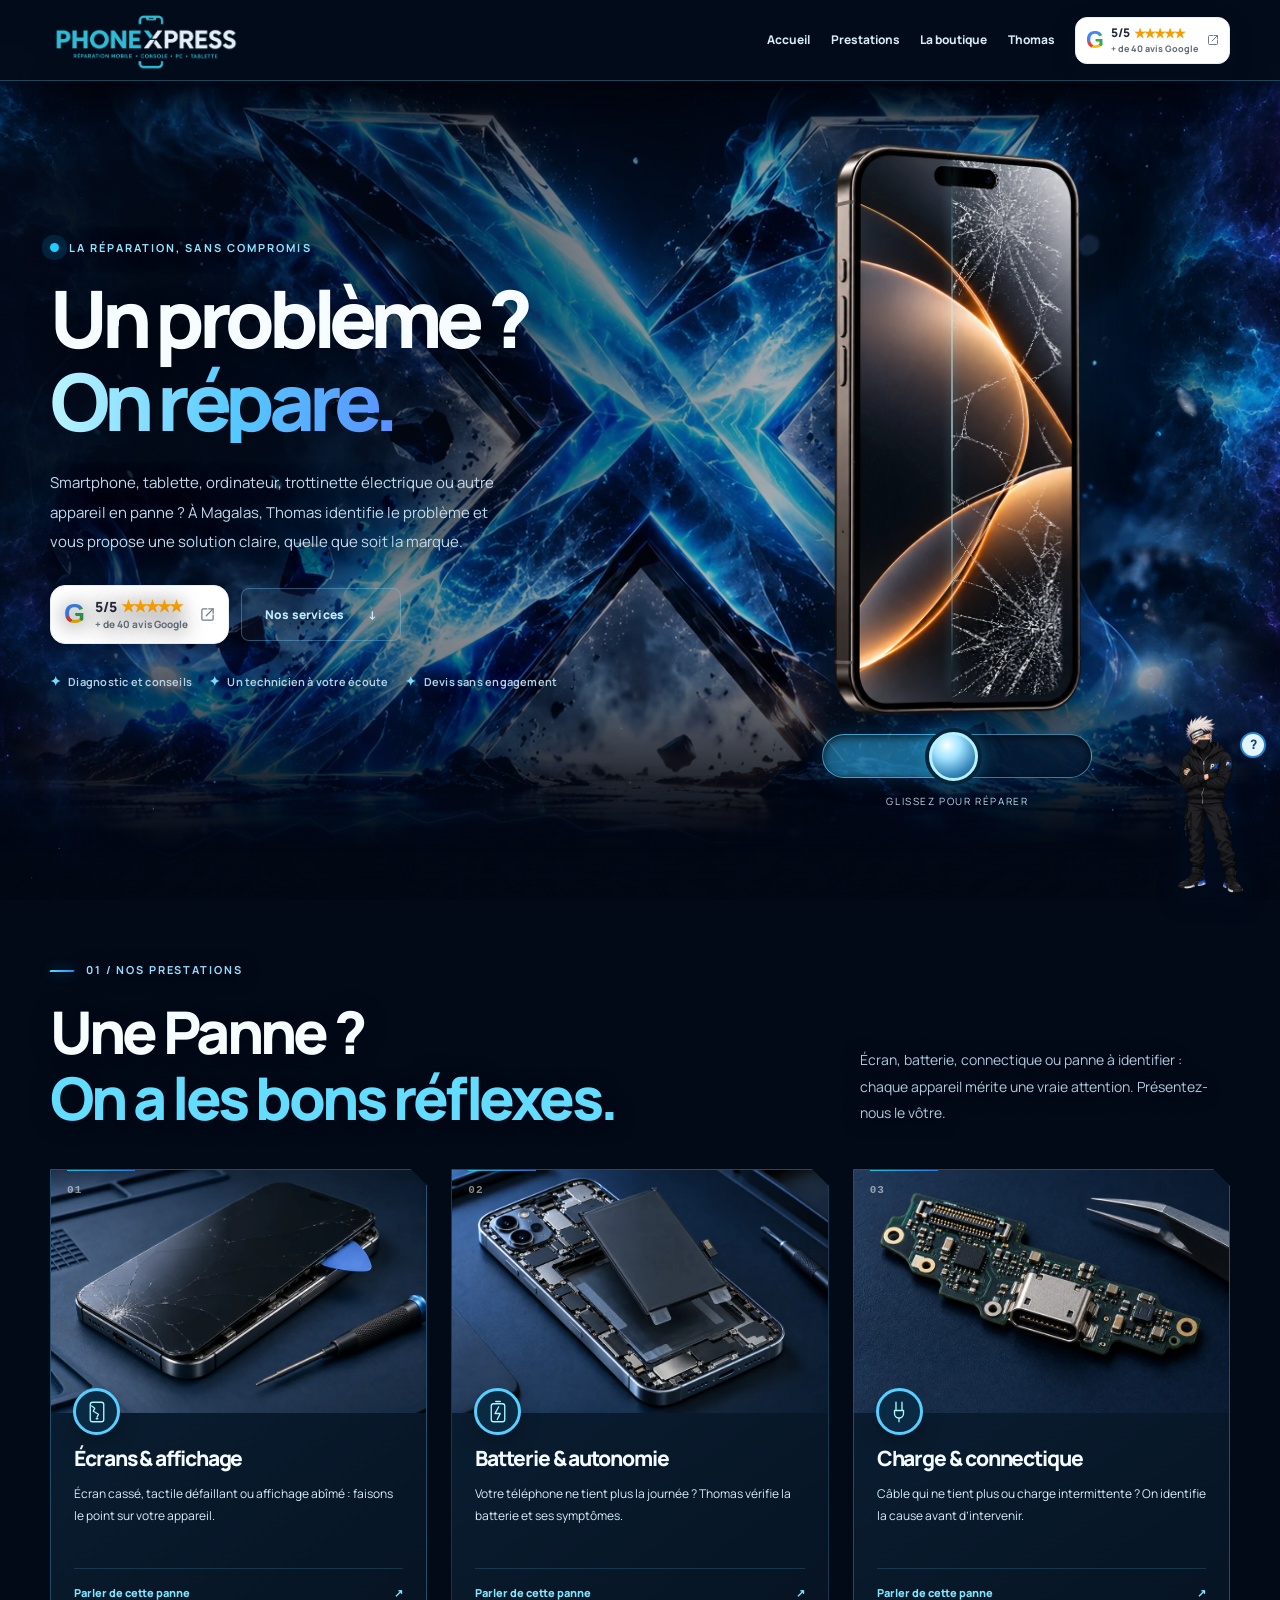
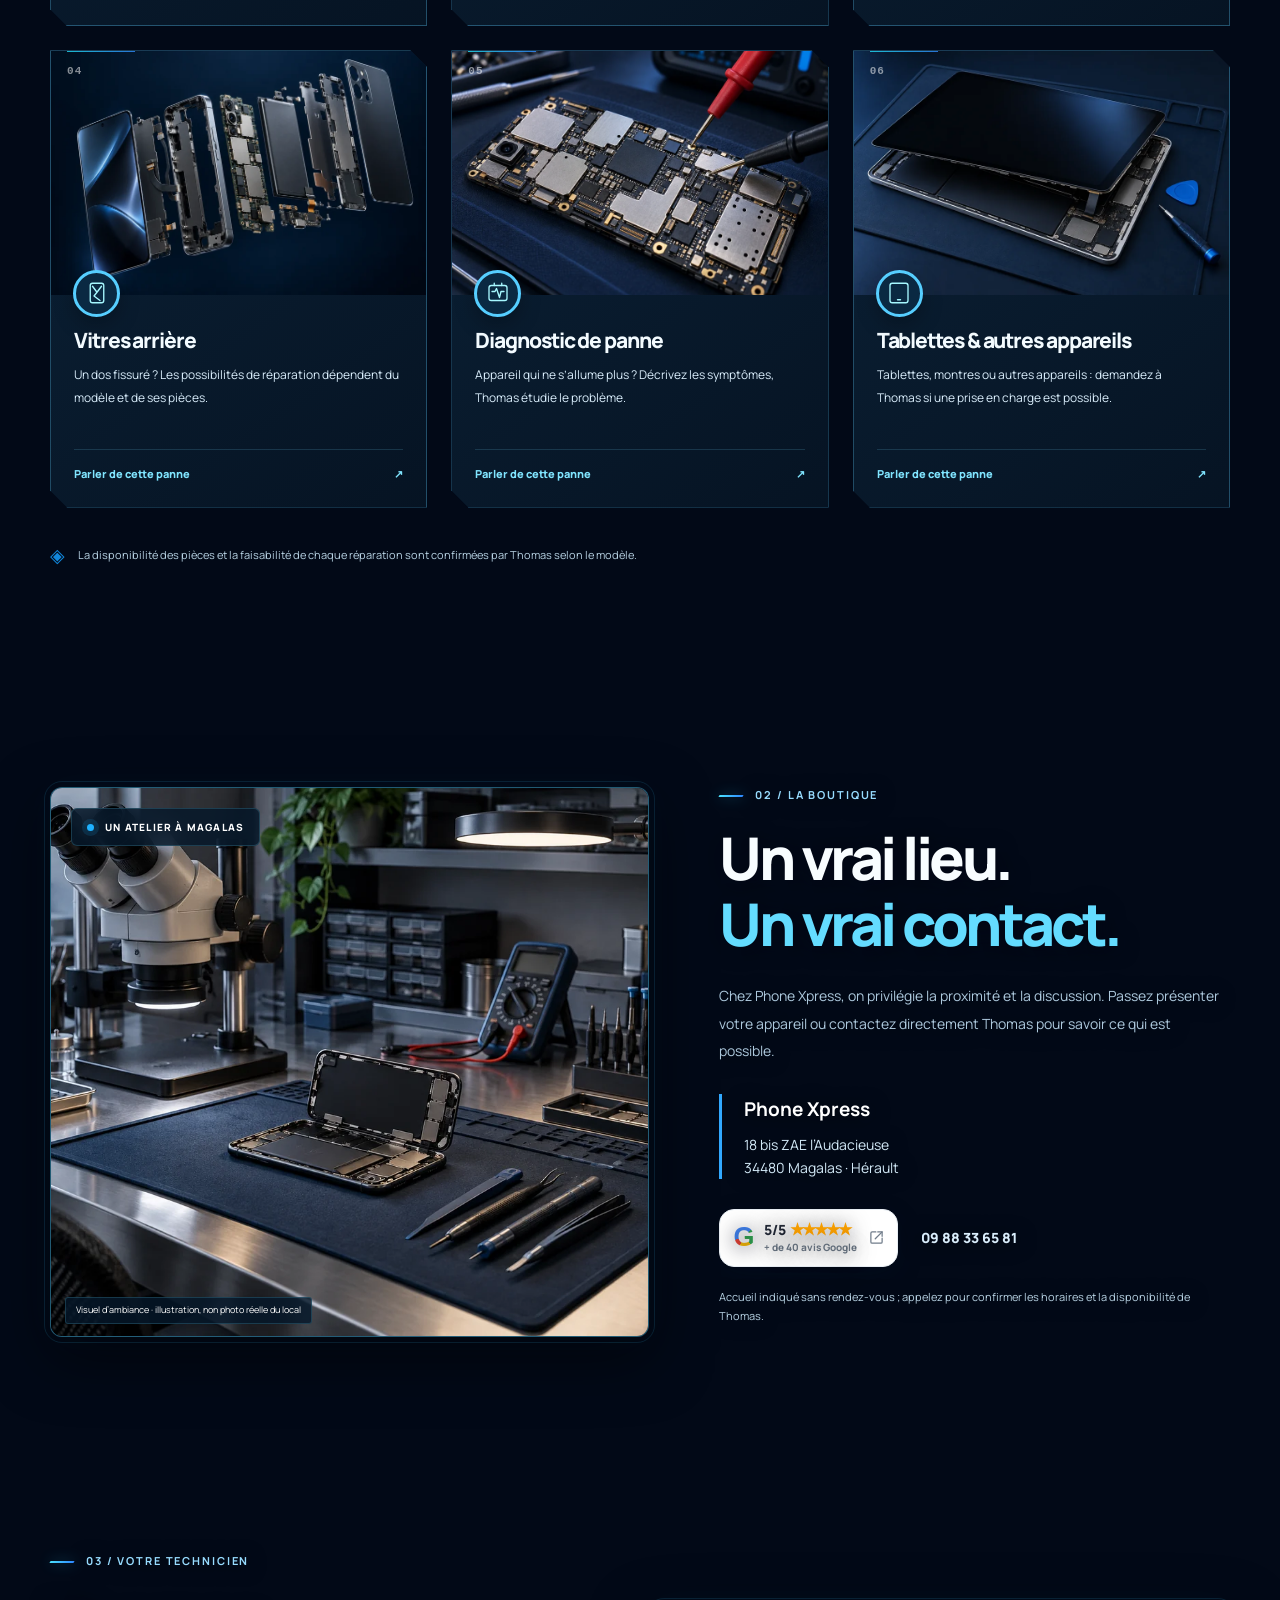
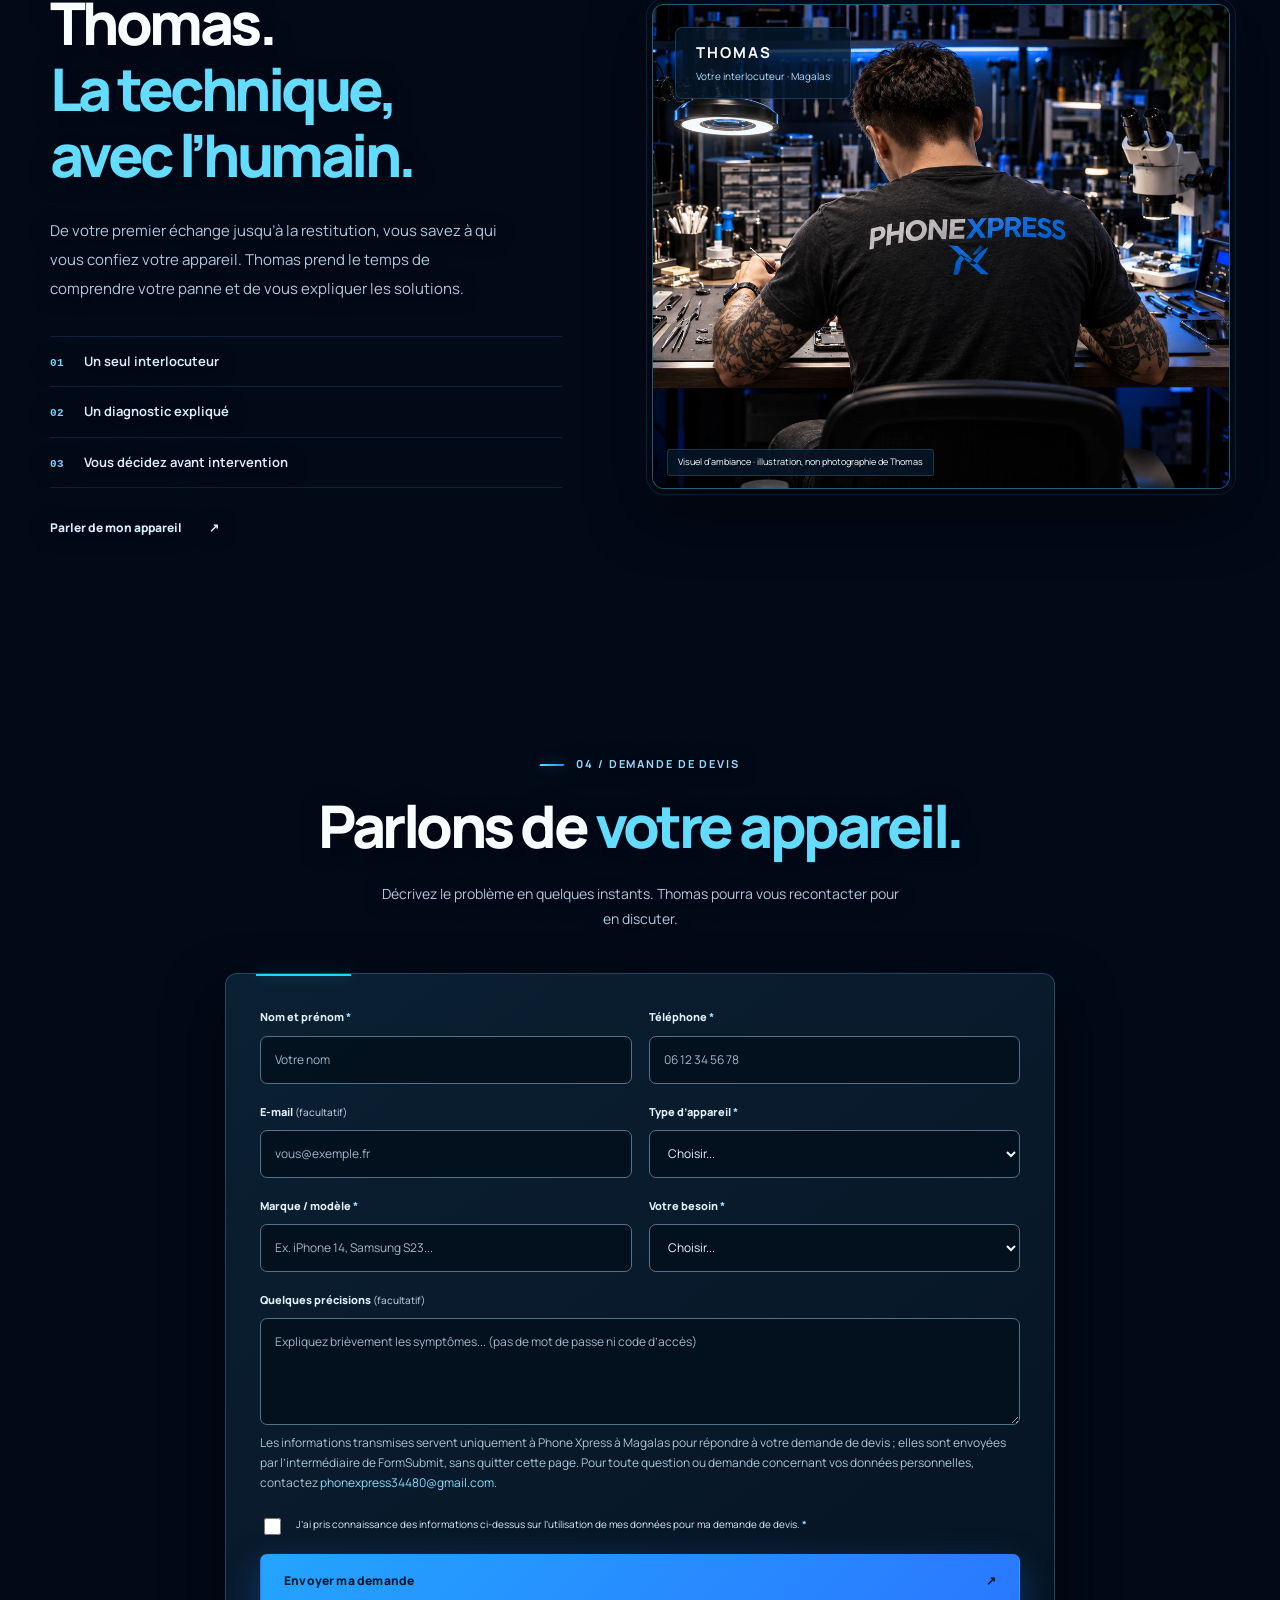
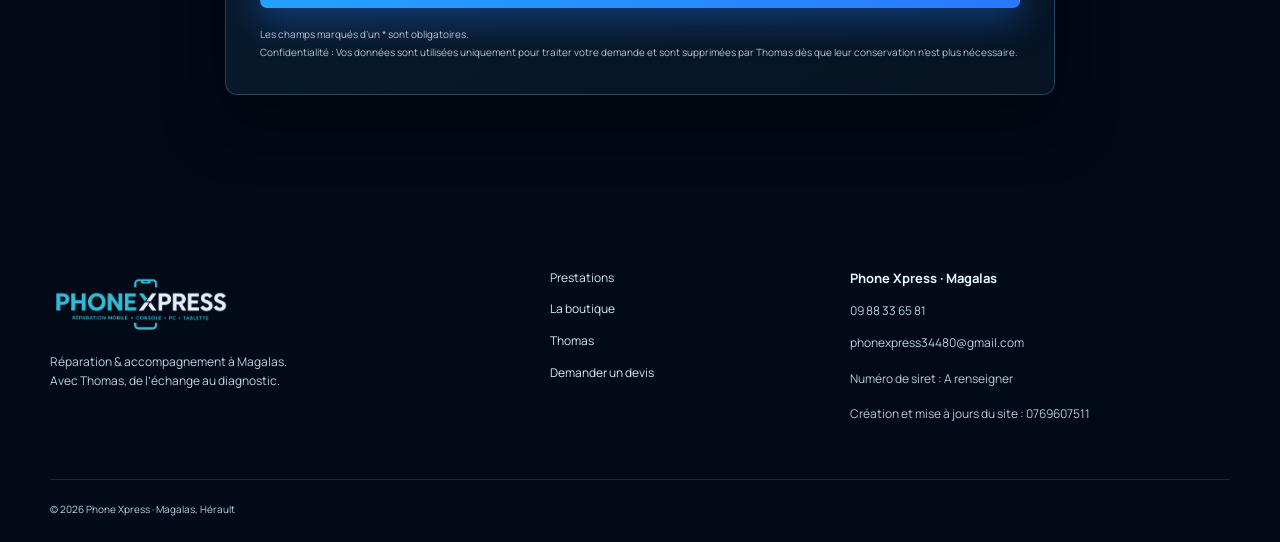
<file: index.html>
<!DOCTYPE html>

<html lang="fr"><head><meta charset="utf-8"/><meta content="width=device-width, initial-scale=1" name="viewport"/><meta content="#060a1c" name="theme-color"/><link href="assets/icons/favicon.svg" rel="icon" type="image/svg+xml"/><link href="assets/icons/favicon-32.png" rel="icon" type="image/png"/><link href="assets/icons/apple-touch-icon.png" rel="apple-touch-icon"/><link href="assets/css/site.css?v=26-center" rel="stylesheet"/><link href="assets/css/cinematic-v18.css?v=18" rel="stylesheet"/><title>Phone Xpress Magalas | Réparation téléphone, tablette, ordinateur &amp; trottinette</title><meta content="Phone Xpress à Magalas : réparation et diagnostic de smartphones, tablettes, ordinateurs, trottinettes et autres appareils. Toutes marques, devis avec Thomas." name="description"/><link href="https://www.phone-xpress.fr/" rel="canonical"/><meta content="index,follow" name="robots"/><meta content="website" property="og:type"/><meta content="fr_FR" property="og:locale"/><meta content="Phone Xpress Magalas · La technologie entre de bonnes mains" property="og:title"/><meta content="Thomas à Magalas répare et diagnostique smartphones, tablettes, ordinateurs, trottinettes électriques et autres appareils, toutes marques." property="og:description"/><meta content="https://www.phone-xpress.fr/" property="og:url"/><meta content="https://www.phone-xpress.fr/assets/images/og-phone-xpress.jpg" property="og:image"/><meta content="summary_large_image" name="twitter:card"/><link as="image" fetchpriority="high" href="assets/images/px-x-cinematic.webp" rel="preload" type="image/webp"/><link as="image" href="assets/images/iphone-casse-complet-v16.webp" rel="preload" type="image/webp"/><link as="image" href="assets/images/iphone-repare-complet-v16.webp" rel="preload" type="image/webp"/><script type="application/ld+json">{"@context": "https://schema.org", "@graph": [{"@type": "ElectronicsStore", "@id": "https://www.phone-xpress.fr/#boutique", "name": "Phone Xpress", "url": "https://www.phone-xpress.fr/", "telephone": "+33988336581", "email": "phonexpress34480@gmail.com", "address": {"@type": "PostalAddress", "streetAddress": "18 bis ZAE l’Audacieuse", "postalCode": "34480", "addressLocality": "Magalas", "addressCountry": "FR"}, "areaServed": {"@type": "Place", "name": "Magalas et alentours"}}, {"@type": "WebSite", "name": "Phone Xpress", "url": "https://www.phone-xpress.fr/", "inLanguage": "fr-FR"}]}</script><link href="assets/css/finitions-v20.css?v=20" rel="stylesheet"/><link href="assets/css/finitions-v21.css?v=21" rel="stylesheet"/><link href="assets/css/finitions-v22.css?v=22" rel="stylesheet"/></head><body><div aria-hidden="true" class="cyber-backdrop"><span class="cyber-scan"></span><span class="cyber-signal"></span></div><a class="skip" href="#contenu">Aller au contenu</a><header class="site-header" id="haut"><div class="container nav-inner"><a aria-label="Phone Xpress, retour à l’accueil" class="brand" href="#haut"><img alt="Phone Xpress" height="81" src="assets/images/logo-phone-xpress-cyber.png" width="210"/></a><nav aria-label="Navigation principale" class="main-nav" id="navigation"><a href="#haut">Accueil</a><a href="#prestations">Prestations</a><a href="#boutique">La boutique</a><a href="#thomas">Thomas</a><a aria-label="Phone Xpress : 5 étoiles sur 5, + de 40 avis Google. Ouvrir sa fiche Google Maps." class="google-rating-card google-rating-nav" href="https://www.google.com/maps/search/?api=1&amp;query=Phone%20Xpress%20Magalas&amp;query_place_id=ChIJt_m2DQ1zsRIRhqUNkfuuL4I" rel="noopener noreferrer" target="_blank"><span aria-hidden="true" class="google-mark">G</span><span class="google-rating-info"><span class="google-rating-top"><strong>5/5</strong><span aria-hidden="true" class="google-rating-stars">★★★★★</span></span><span class="google-rating-count">+ de 40 avis Google</span></span><svg aria-hidden="true" class="google-card-external" fill="none" height="16" stroke="currentColor" stroke-linecap="round" stroke-linejoin="round" stroke-width="2" viewbox="0 0 24 24" width="16" xmlns="http://www.w3.org/2000/svg"><path d="M14 3h7v7"></path><path d="M10 14 21 3"></path><path d="M21 13v6a2 2 0 0 1-2 2H5a2 2 0 0 1-2-2V5a2 2 0 0 1 2-2h6"></path></svg></a></nav><button aria-controls="navigation" aria-expanded="false" aria-label="Ouvrir le menu" class="menu-toggle" type="button"><span></span><span></span><span></span></button></div></header><main id="contenu">
<section aria-labelledby="hero-heading" class="hero hero-premium"><div aria-hidden="true" class="hero-cinematic-art"><img alt="" decoding="async" fetchpriority="high" height="941" src="assets/images/px-x-cinematic.webp" width="1672"/></div><div aria-hidden="true" class="honey-glow"></div><div class="container hero-layout"><div class="hero-copy"><div class="eyebrow hero-eyebrow"><span></span> LA RÉPARATION, SANS COMPROMIS</div><h1 id="hero-heading">Un problème ?<br/><span class="hero-accent">On répare.</span></h1><p>Smartphone, tablette, ordinateur, trottinette électrique ou autre appareil en panne ? À Magalas, Thomas identifie le problème et vous propose une solution claire, quelle que soit la marque.</p><div class="hero-actions"><a aria-label="Phone Xpress : 5 étoiles sur 5, + de 40 avis Google. Ouvrir sa fiche Google Maps." class="google-rating-card" href="https://www.google.com/maps/search/?api=1&amp;query=Phone%20Xpress%20Magalas&amp;query_place_id=ChIJt_m2DQ1zsRIRhqUNkfuuL4I" rel="noopener noreferrer" target="_blank"><span aria-hidden="true" class="google-mark">G</span><span class="google-rating-info"><span class="google-rating-top"><strong>5/5</strong><span aria-hidden="true" class="google-rating-stars">★★★★★</span></span><span class="google-rating-count">+ de 40 avis Google</span></span><svg aria-hidden="true" class="google-card-external" fill="none" height="16" stroke="currentColor" stroke-linecap="round" stroke-linejoin="round" stroke-width="2" viewbox="0 0 24 24" width="16" xmlns="http://www.w3.org/2000/svg"><path d="M14 3h7v7"></path><path d="M10 14 21 3"></path><path d="M21 13v6a2 2 0 0 1-2 2H5a2 2 0 0 1-2-2V5a2 2 0 0 1 2-2h6"></path></svg></a><a class="btn btn-ghost" href="#prestations">Nos services <span aria-hidden="true">↓</span></a></div><div class="hero-proof"><span><b>✦</b> Diagnostic et conseils</span><span><b>✦</b> Un technicien à votre écoute</span><span><b>✦</b> Devis sans engagement</span></div></div><div class="hero-media"><div aria-hidden="true" class="hero-shards"><span class="shard s1"></span><span class="shard s2"></span><span class="shard s3"></span><span class="shard s4"></span><span class="shard s5"></span><span class="shard s6"></span><span class="shard s7"></span><span class="shard s8"></span></div><div class="px-repair" style="--reveal:48%"><div aria-label="Comparaison d’un même iPhone à l’écran cassé et après remplacement de son écran, à révéler avec le curseur sous le téléphone." class="px-repair-stage" id="px-repair-display-visual" role="img"><img alt="" class="px-repair-img px-repair-broken" decoding="async" fetchpriority="high" height="1220" src="assets/images/iphone-casse-complet-v16.webp" width="553"/><img alt="" class="px-repair-img px-repair-fixed" decoding="async" fetchpriority="high" height="1220" src="assets/images/iphone-repare-complet-v16.webp" width="553"/><span aria-hidden="true" class="px-repair-seam"></span></div><label class="sr-only" for="px-repair-range">Glisser pour révéler progressivement l’iPhone réparé</label><input aria-controls="px-repair-display-visual" aria-valuetext="48 pour cent de l’écran réparé" class="px-repair-range" id="px-repair-range" max="100" min="0" step="1" type="range" value="48"/><span aria-live="off" class="sr-only" id="px-repair-display">Comparaison avant et après réparation de l’écran.</span><div class="px-repair-hint">GLISSEZ POUR RÉPARER</div></div></div></div></section>
<section class="services-section section" id="prestations"><div class="container"><div class="section-head reveal"><div><p class="eyebrow">01 / NOS PRESTATIONS</p><h2>Une Panne ?<br/><em>On a les bons réflexes.</em></h2></div><p>Écran, batterie, connectique ou panne à identifier : chaque appareil mérite une vraie attention. Présentez-nous le vôtre.</p></div><div class="services-grid"><article class="service-card reveal"><div class="service-visual"><img alt="Écran de smartphone et outils de réparation" decoding="async" height="600" loading="lazy" src="assets/images/ecran.webp" width="900"/><span class="card-numb">01</span><span aria-hidden="true" class="category-icon"><svg fill="none" stroke="currentColor" stroke-linecap="round" stroke-linejoin="round" stroke-width="1.8" viewbox="0 0 32 32"><rect height="26" rx="3" width="18" x="7" y="3"></rect><path d="M15 25h2M9 8l4 3-2 4 7 4-2 4"></path></svg></span></div><div class="service-info"><h3>Écrans &amp; affichage</h3><p>Écran cassé, tactile défaillant ou affichage abîmé : faisons le point sur votre appareil.</p><a class="service-link" data-problem="Écran cassé ou affichage défectueux" href="#devis">Parler de cette panne <span aria-hidden="true">↗</span></a></div></article>
<article class="service-card reveal"><div class="service-visual"><img alt="Batterie et composants internes de smartphone" decoding="async" height="600" loading="lazy" src="assets/images/batterie.webp" width="900"/><span class="card-numb">02</span><span aria-hidden="true" class="category-icon"><svg fill="none" stroke="currentColor" stroke-linecap="round" stroke-linejoin="round" stroke-width="1.8" viewbox="0 0 32 32"><rect height="24" rx="3" width="18" x="7" y="5"></rect><path d="M13 2h6M17 9l-5 9h7l-4 8"></path></svg></span></div><div class="service-info"><h3>Batterie &amp; autonomie</h3><p>Votre téléphone ne tient plus la journée ? Thomas vérifie la batterie et ses symptômes.</p><a class="service-link" data-problem="Batterie ou autonomie" href="#devis">Parler de cette panne <span aria-hidden="true">↗</span></a></div></article>
<article class="service-card reveal"><div class="service-visual"><img alt="Connecteur de charge de smartphone" decoding="async" height="600" loading="lazy" src="assets/images/charge.webp" width="900"/><span class="card-numb">03</span><span aria-hidden="true" class="category-icon"><svg fill="none" stroke="currentColor" stroke-linecap="round" stroke-linejoin="round" stroke-width="1.8" viewbox="0 0 32 32"><path d="M12 3v11m8-11v11M10 14h12v4a6 6 0 0 1-12 0v-4Zm6 10v5"></path></svg></span></div><div class="service-info"><h3>Charge &amp; connectique</h3><p>Câble qui ne tient plus ou charge intermittente ? On identifie la cause avant d’intervenir.</p><a class="service-link" data-problem="Charge ou connecteur" href="#devis">Parler de cette panne <span aria-hidden="true">↗</span></a></div></article>
<article class="service-card reveal"><div class="service-visual"><img alt="Illustration de composants d’un smartphone" decoding="async" height="600" loading="lazy" src="assets/images/hero-mobile.webp" width="900"/><span class="card-numb">04</span><span aria-hidden="true" class="category-icon"><svg fill="none" stroke="currentColor" stroke-linecap="round" stroke-linejoin="round" stroke-width="1.8" viewbox="0 0 32 32"><rect height="26" rx="3" width="18" x="7" y="3"></rect><path d="m10 7 6 8-4 5 8 6m-4-11 6-8"></path></svg></span></div><div class="service-info"><h3>Vitres arrière</h3><p>Un dos fissuré ? Les possibilités de réparation dépendent du modèle et de ses pièces.</p><a class="service-link" data-problem="Vitre arrière" href="#devis">Parler de cette panne <span aria-hidden="true">↗</span></a></div></article>
<article class="service-card reveal"><div class="service-visual"><img alt="Diagnostic d’une carte électronique" decoding="async" height="600" loading="lazy" src="assets/images/diagnostic.webp" width="900"/><span class="card-numb">05</span><span aria-hidden="true" class="category-icon"><svg fill="none" stroke="currentColor" stroke-linecap="round" stroke-linejoin="round" stroke-width="1.8" viewbox="0 0 32 32"><rect height="20" rx="3" width="24" x="4" y="6"></rect><path d="M8 14h4l2-4 4 12 2-8h4M11 3v3m10-3v3"></path></svg></span></div><div class="service-info"><h3>Diagnostic de panne</h3><p>Appareil qui ne s’allume plus ? Décrivez les symptômes, Thomas étudie le problème.</p><a class="service-link" data-problem="Diagnostic — panne à identifier" href="#devis">Parler de cette panne <span aria-hidden="true">↗</span></a></div></article>
<article class="service-card reveal"><div class="service-visual"><img alt="Tablette en cours de réparation" decoding="async" height="600" loading="lazy" src="assets/images/tablette.webp" width="900"/><span class="card-numb">06</span><span aria-hidden="true" class="category-icon"><svg fill="none" stroke="currentColor" stroke-linecap="round" stroke-linejoin="round" stroke-width="1.8" viewbox="0 0 32 32"><rect height="26" rx="3" width="24" x="4" y="3"></rect><path d="M14 25h4"></path></svg></span></div><div class="service-info"><h3>Tablettes &amp; autres appareils</h3><p>Tablettes, montres ou autres appareils : demandez à Thomas si une prise en charge est possible.</p><a class="service-link" data-problem="Autre problème" href="#devis">Parler de cette panne <span aria-hidden="true">↗</span></a></div></article></div><div class="services-note"><span>◈</span> La disponibilité des pièces et la faisabilité de chaque réparation sont confirmées par Thomas selon le modèle.</div></div></section>
<section class="shop-section section" id="boutique"><div class="container shop-grid"><div class="shop-photo reveal"><img alt="Illustration d’ambiance d’un établi de réparation électronique équipé" decoding="async" height="1024" loading="lazy" src="assets/images/atelier.webp" width="1536"/><div class="photo-stamp"><span class="dot"></span> UN ATELIER À MAGALAS</div><span class="photo-disclaimer">Visuel d’ambiance · illustration, non photo réelle du local</span></div><div class="shop-copy reveal"><p class="eyebrow light">02 / LA BOUTIQUE</p><h2>Un vrai lieu.<br/><em>Un vrai contact.</em></h2><p>Chez Phone Xpress, on privilégie la proximité et la discussion. Passez présenter votre appareil ou contactez directement Thomas pour savoir ce qui est possible.</p><address><strong>Phone Xpress</strong><span>18 bis ZAE l’Audacieuse<br/>34480 Magalas · Hérault</span></address><div class="shop-links"><a aria-label="Phone Xpress : 5 étoiles sur 5, + de 40 avis Google. Ouvrir sa fiche Google Maps." class="google-rating-card" href="https://www.google.com/maps/search/?api=1&amp;query=Phone%20Xpress%20Magalas&amp;query_place_id=ChIJt_m2DQ1zsRIRhqUNkfuuL4I" rel="noopener noreferrer" target="_blank"><span aria-hidden="true" class="google-mark">G</span><span class="google-rating-info"><span class="google-rating-top"><strong>5/5</strong><span aria-hidden="true" class="google-rating-stars">★★★★★</span></span><span class="google-rating-count">+ de 40 avis Google</span></span><svg aria-hidden="true" class="google-card-external" fill="none" height="16" stroke="currentColor" stroke-linecap="round" stroke-linejoin="round" stroke-width="2" viewbox="0 0 24 24" width="16" xmlns="http://www.w3.org/2000/svg"><path d="M14 3h7v7"></path><path d="M10 14 21 3"></path><path d="M21 13v6a2 2 0 0 1-2 2H5a2 2 0 0 1-2-2V5a2 2 0 0 1 2-2h6"></path></svg></a><span class="shop-call">09 88 33 65 81</span></div><p class="shop-note">Accueil indiqué sans rendez-vous ; appelez pour confirmer les horaires et la disponibilité de Thomas.</p></div></div></section>
<section class="person-section section" id="thomas"><div class="container person-grid"><div class="person-copy reveal"><p class="eyebrow">03 / VOTRE TECHNICIEN</p><h2>Thomas.<br/><em>La technique, avec l’humain.</em></h2><p>De votre premier échange jusqu’à la restitution, vous savez à qui vous confiez votre appareil. Thomas prend le temps de comprendre votre panne et de vous expliquer les solutions.</p><div class="person-points"><span><b>01</b> Un seul interlocuteur</span><span><b>02</b> Un diagnostic expliqué</span><span><b>03</b> Vous décidez avant intervention</span></div><a class="text-cta" href="#devis">Parler de mon appareil <span aria-hidden="true">↗</span></a></div><div class="person-photo reveal"><img alt="Illustration d’un technicien Phone Xpress travaillant sur un smartphone à son établi" decoding="async" height="1024" loading="lazy" src="assets/images/atelier-humain.webp" width="1536"/><div class="person-stamp"><strong>THOMAS</strong><span>Votre interlocuteur · Magalas</span></div><span class="photo-disclaimer">Visuel d’ambiance · illustration, non photographie de Thomas</span></div></div></section>
<section class="quote-section section" id="devis"><div class="container"><div class="quote-top reveal"><p class="eyebrow light">04 / DEMANDE DE DEVIS</p><h2>Parlons de <em>votre appareil.</em></h2><p>Décrivez le problème en quelques instants. Thomas pourra vous recontacter pour en discuter.</p></div><div class="quote-grid"><div class="quote-form-wrap reveal"><form accept-charset="UTF-8" action="https://formsubmit.co/phonexpress34480@gmail.com" data-endpoint="https://formsubmit.co/phonexpress34480@gmail.com" data-recipient="phonexpress34480@gmail.com" class="quote-form" id="quote-form" method="POST">
<input name="_subject" type="hidden" value="Phone Xpress — Nouvelle demande de devis"/>
<input name="_template" type="hidden" value="table"/>

<input id="px-source-url" name="_url" type="hidden" value=""/>
<input name="_captcha" type="hidden" value="false"/>
<input name="Origine" type="hidden" value="Phone Xpress — site internet"/>
<div aria-hidden="true" class="trap"><label for="px-honey">Laissez ce champ vide</label><input autocomplete="off" id="px-honey" name="_honey" tabindex="-1" type="text"/></div>
<div class="field-grid">
<div class="field"><label for="quote-name">Nom et prénom <span>*</span></label><input autocomplete="name" id="quote-name" maxlength="120" minlength="2" name="Nom et prénom" placeholder="Votre nom" required=""/></div>
<div class="field"><label for="quote-phone">Téléphone <span>*</span></label><input autocomplete="tel" id="quote-phone" inputmode="tel" maxlength="30" name="Téléphone" placeholder="06 12 34 56 78" required="" type="tel"/></div>
<div class="field"><label for="quote-email">E-mail <small>(facultatif)</small></label><input autocomplete="email" id="quote-email" maxlength="254" name="email" placeholder="vous@exemple.fr" type="email"/></div>
<div class="field"><label for="quote-device">Type d’appareil <span>*</span></label><select id="quote-device" name="Type d’appareil" required=""><option value="">Choisir...</option><option>Smartphone</option><option>Tablette</option><option>Ordinateur portable ou fixe</option><option>Montre connectée</option><option>Trottinette électrique</option><option>Autre appareil — à confirmer</option></select></div>
<div class="field"><label for="quote-model">Marque / modèle <span>*</span></label><input id="quote-model" maxlength="120" name="Marque et modèle" placeholder="Ex. iPhone 14, Samsung S23..." required=""/></div>
<div class="field"><label for="quote-fault">Votre besoin <span>*</span></label><select id="quote-fault" name="Nature de la panne" required=""><option value="">Choisir...</option><option>Écran cassé ou affichage défectueux</option><option>Batterie ou autonomie</option><option>Charge ou connecteur</option><option>Vitre arrière</option><option>Diagnostic — panne à identifier</option><option>Autre problème</option></select></div>
<div class="field full"><label for="quote-description">Quelques précisions <small>(facultatif)</small></label><textarea id="quote-description" maxlength="2000" name="Description complémentaire" placeholder="Expliquez brièvement les symptômes... (pas de mot de passe ni code d’accès)" rows="4"></textarea></div>
</div>
<p class="form-privacy-inline">Les informations transmises servent uniquement à Phone Xpress à Magalas pour répondre à votre demande de devis ; elles sont envoyées par l’intermédiaire de FormSubmit, sans quitter cette page. Pour toute question ou demande concernant vos données personnelles, contactez <a href="mailto:phonexpress34480@gmail.com">phonexpress34480@gmail.com</a>.</p>
<label class="consent"><input id="quote-privacy" name="Information données personnelles lue" required="" type="checkbox" value="Oui"/><span>J’ai pris connaissance des informations ci-dessus sur l’utilisation de mes données pour ma demande de devis. <b>*</b></span></label>
<div aria-live="polite" class="quote-status" id="quote-status" role="status" tabindex="-1"></div>
<button class="btn btn-primary send-btn" type="submit" disabled><span>Envoyer ma demande</span><span aria-hidden="true">↗</span></button>
<p class="form-small">Les champs marqués d’un * sont obligatoires.<br>Confidentialité : Vos données sont utilisées uniquement pour traiter votre demande et sont supprimées par Thomas dès que leur conservation n’est plus nécessaire.</p>

<noscript><p class="quote-status error">Activez JavaScript pour envoyer le formulaire sans quitter le site, ou écrivez à <a href="mailto:phonexpress34480@gmail.com">phonexpress34480@gmail.com</a>.</p></noscript>
<div class="quote-recovery" id="quote-fallback" hidden>
<p>Conservez une copie de votre demande ou préparez un e-mail. Si un envoi a déjà été tenté, vérifiez auprès de l’atelier avant de renvoyer votre demande pour éviter un doublon.</p>
<textarea id="quote-draft" readonly rows="8" aria-label="Copie de votre demande"></textarea>
<div class="quote-actions"><a class="btn btn-primary" id="quote-draft-email" href="mailto:phonexpress34480@gmail.com" target="_blank" rel="noopener noreferrer">Ouvrir ma messagerie</a><button class="btn quote-secondary" id="quote-draft-copy" type="button">Copier ma demande</button></div>
<p>Le bouton ouvre un brouillon dans votre messagerie. Vous devrez l’envoyer vous-même. Vous pouvez aussi joindre l’atelier au 09 88 33 65 81.</p>
<p id="quote-draft-copy-status" role="status" aria-live="polite"></p>
</div>
</form>
<div class="quote-confirmation" id="quote-result" hidden>
<p class="quote-confirm-eyebrow"><span class="quote-confirm-dot" aria-hidden="true"></span> DEMANDE DE DEVIS</p>
<h2 class="quote-confirm-heading">Parlons de votre <em>appareil.</em></h2>
<p class="quote-confirm-subtitle">Décrivez votre besoin : votre demande sera envoyée directement par e-mail.</p>
<h3 id="quote-result-title" tabindex="-1">Votre demande a bien été envoyée.</h3>
<p class="quote-confirm-message">FormSubmit a confirmé la réception de votre demande pour transmission à Phone Xpress. Thomas pourra vous recontacter grâce aux coordonnées indiquées. Vous pouvez conserver une copie de votre message.</p>
<textarea id="quote-summary" readonly rows="8" aria-label="Récapitulatif de votre demande"></textarea>
<div class="quote-actions quote-success-actions"><button class="btn btn-primary" id="quote-copy" type="button">Copier le récapitulatif</button><a class="btn quote-secondary" href="tel:+33988336581">Appeler</a></div>
<button class="quote-new-link" id="quote-new" type="button">Nouvelle demande</button>
<p id="quote-copy-status" role="status" aria-live="polite"></p>
</div>
</div>
</div></div></div></section>
</main><footer class="site-footer"><div class="container footer-main"><div><a class="footer-logo" href="#haut"><img alt="Phone Xpress" height="73" src="assets/images/logo-phone-xpress-cyber.png" width="190"/></a><p>Réparation &amp; accompagnement à Magalas.<br/>Avec Thomas, de l’échange au diagnostic.</p></div><div class="footer-nav"><a href="#prestations">Prestations</a><a href="#boutique">La boutique</a><a href="#thomas">Thomas</a><a href="#devis">Demander un devis</a></div><div class="footer-coord"><strong>Phone Xpress · Magalas</strong><span class="footer-phone">09 88 33 65 81</span><a href="mailto:phonexpress34480@gmail.com">phonexpress34480@gmail.com</a><span class="footer-extra">Numéro de siret : A renseigner</span><span class="footer-extra">Création et mise à jours du site : 0769607511</span></div></div><div class="container footer-bottom"><span>© 2026 Phone Xpress · Magalas, Hérault</span></div></footer><aside aria-label="Aide Phone Xpress" class="px-mascot"><div class="mascot-dialog" hidden="" id="px-mascot-dialog"><button aria-label="Fermer la bulle" class="mascot-close" type="button">×</button><div class="mascot-first"><span class="mini-label">Un coup de main ?</span><strong>Une question sur votre appareil ?</strong><p>Thomas est là pour vous répondre.</p><a class="mascot-devis" href="#devis">Demander un devis</a></div></div><button aria-controls="px-mascot-dialog" aria-expanded="false" aria-label="Une question ? Ouvrir l’aide Phone Xpress" class="mascot-launcher" type="button"><span aria-hidden="true" class="mascot-mark">?</span><span aria-hidden="true" class="mascot-poses"><img alt="" class="mascot-pose mascot-pose-closed" height="960" src="assets/images/mascotte-px-fermee.webp" width="640"/><img alt="" class="mascot-pose mascot-pose-open" height="960" src="assets/images/mascotte-px-ouverte.webp" width="640"/></span></button></aside><script defer="" src="assets/js/quote-form.js?v=26-ajax"></script><script defer="" src="assets/js/site.js?v=25-iframe-confirm"></script><script defer="" src="assets/js/px-repair.js"></script><script defer="" src="assets/js/px-lightning.js?v=18"></script></body></html>
</file>
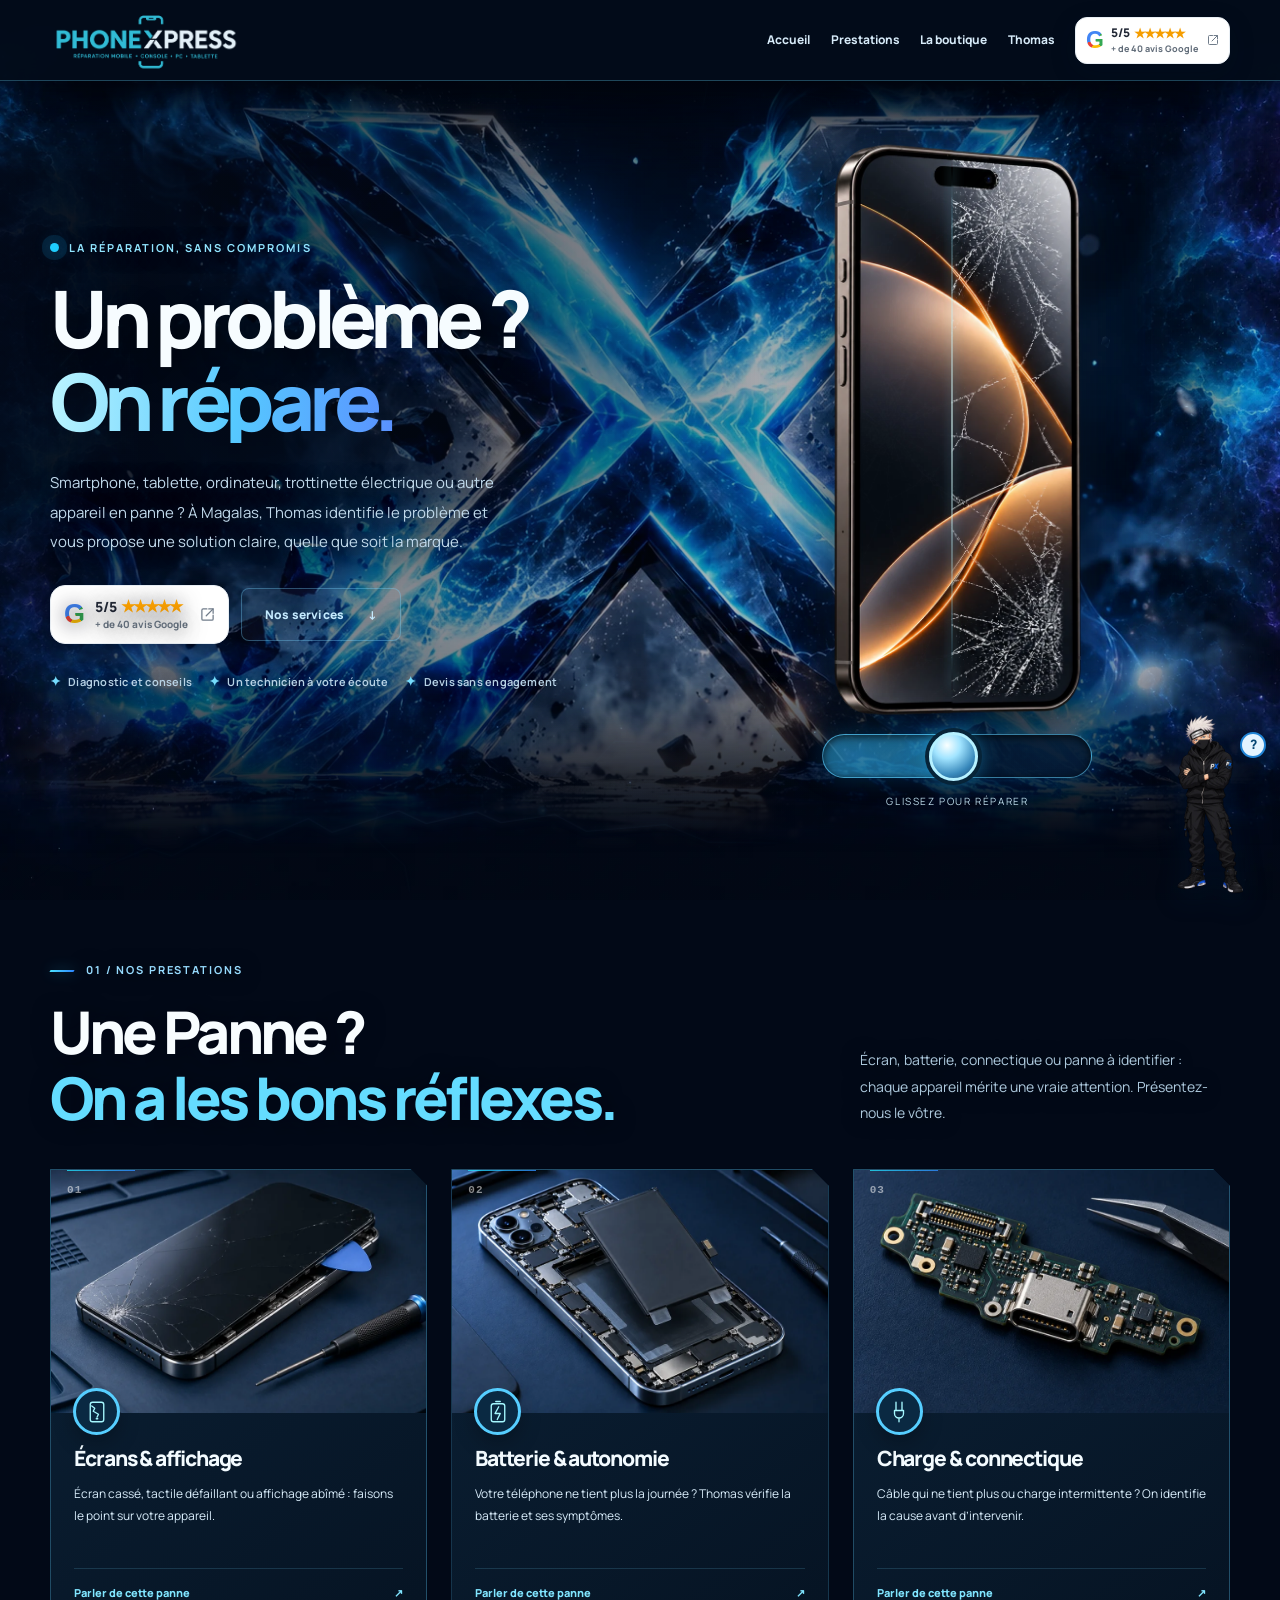
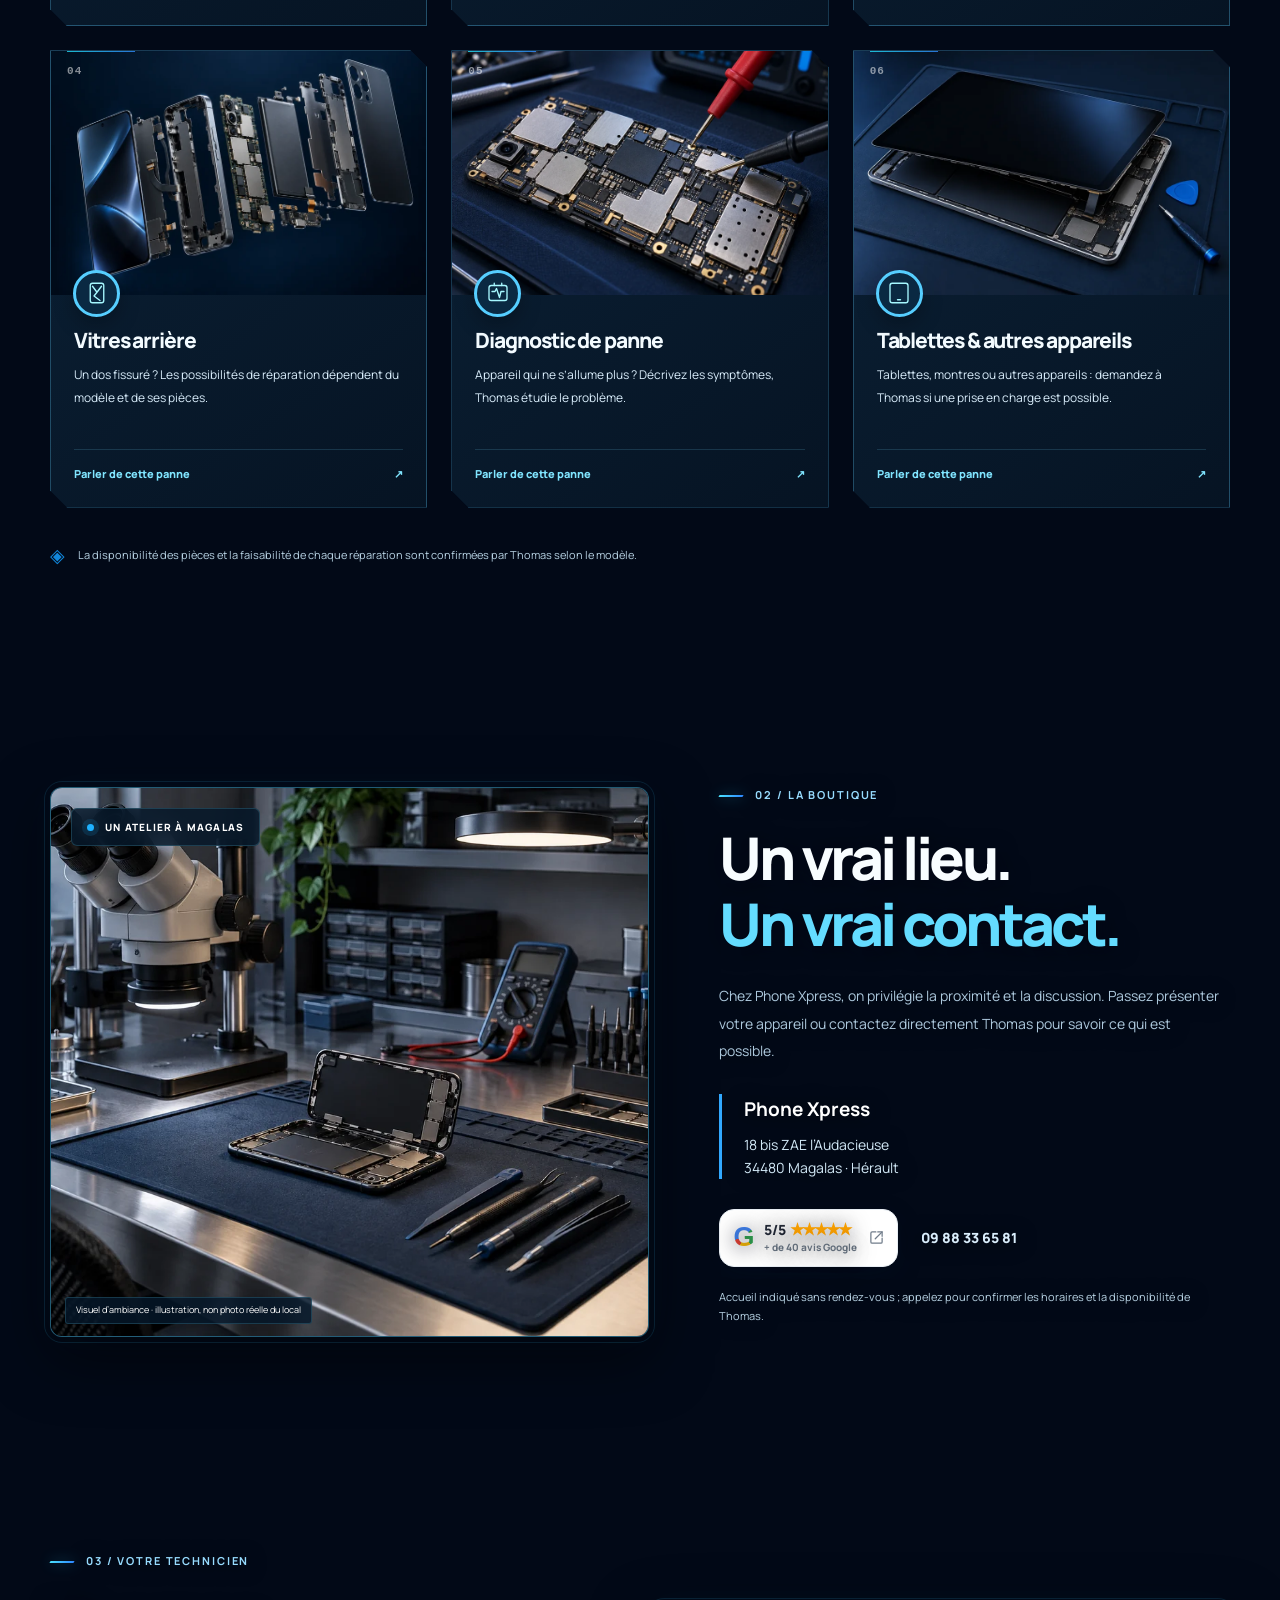
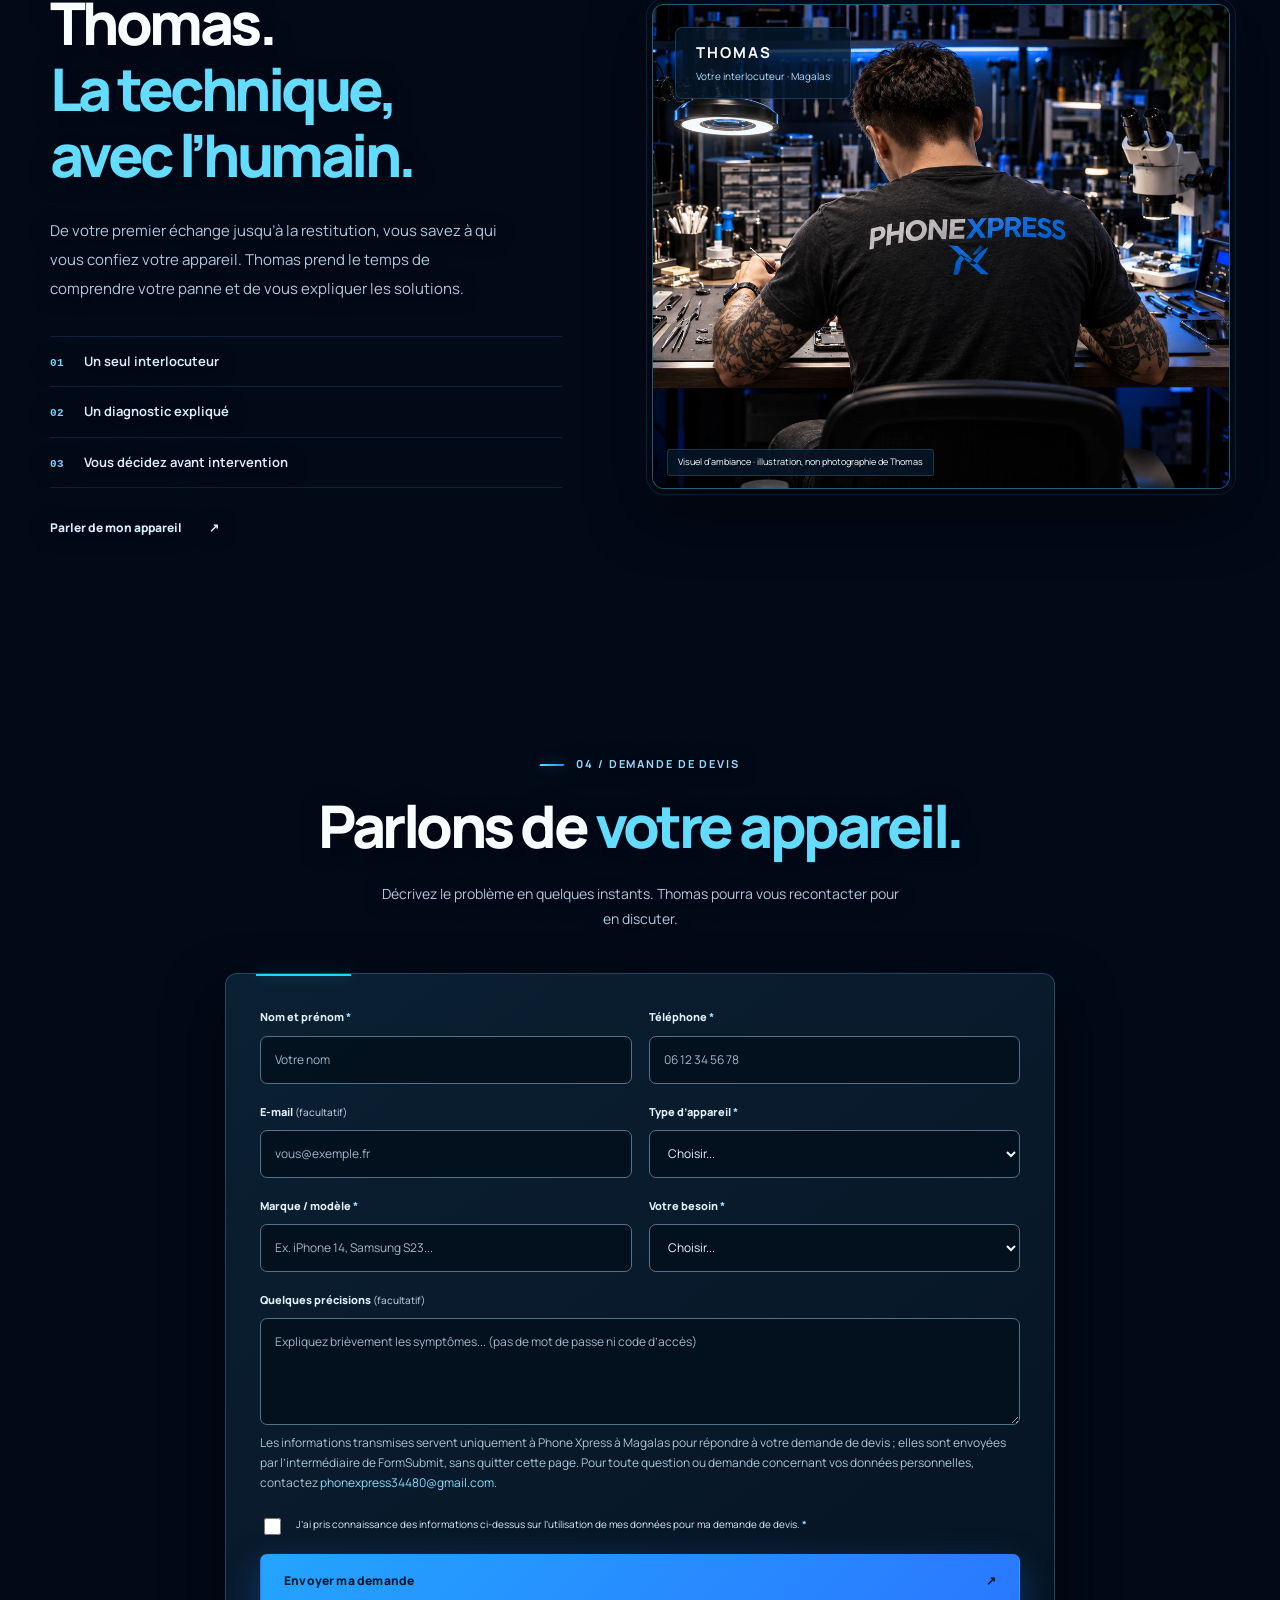
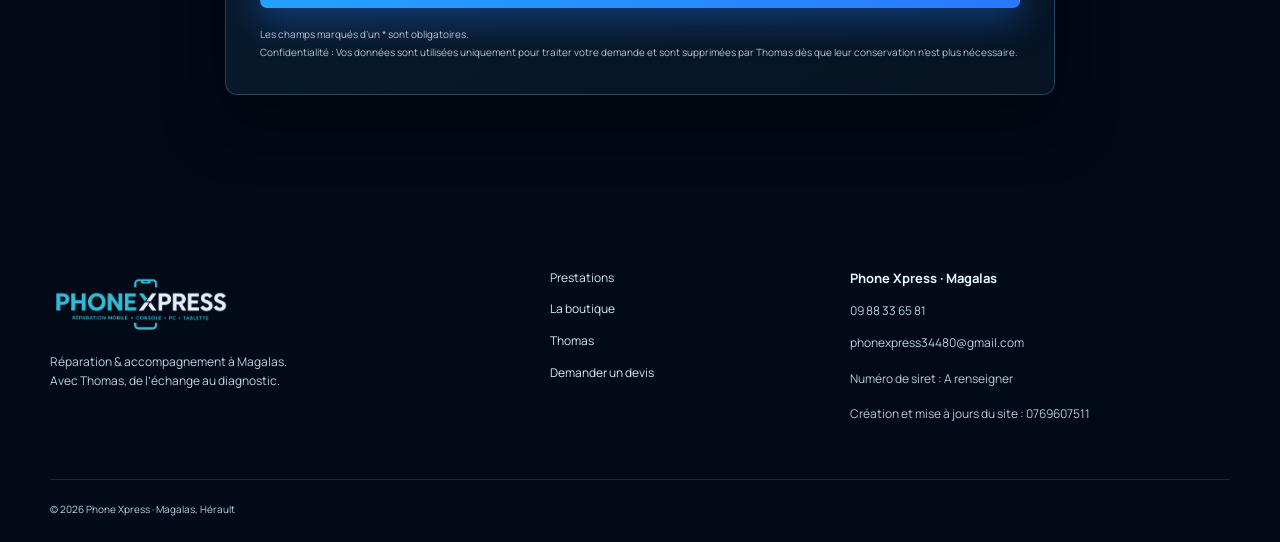
<file: atelier/index.html>
<!doctype html><html lang="fr"><head><meta charset="utf-8"><meta name="viewport" content="width=device-width, initial-scale=1"><meta name="robots" content="noindex,follow"><meta http-equiv="refresh" content="0;url=../index.html#boutique"><link rel="canonical" href="https://www.phone-xpress.fr/#boutique"><title>Redirection · Phone Xpress</title><script>location.replace('../index.html#boutique')</script></head><body><p>Cette page fait maintenant partie de <a href="../index.html#boutique">notre accueil Phone Xpress</a>.</p></body></html>
</file>
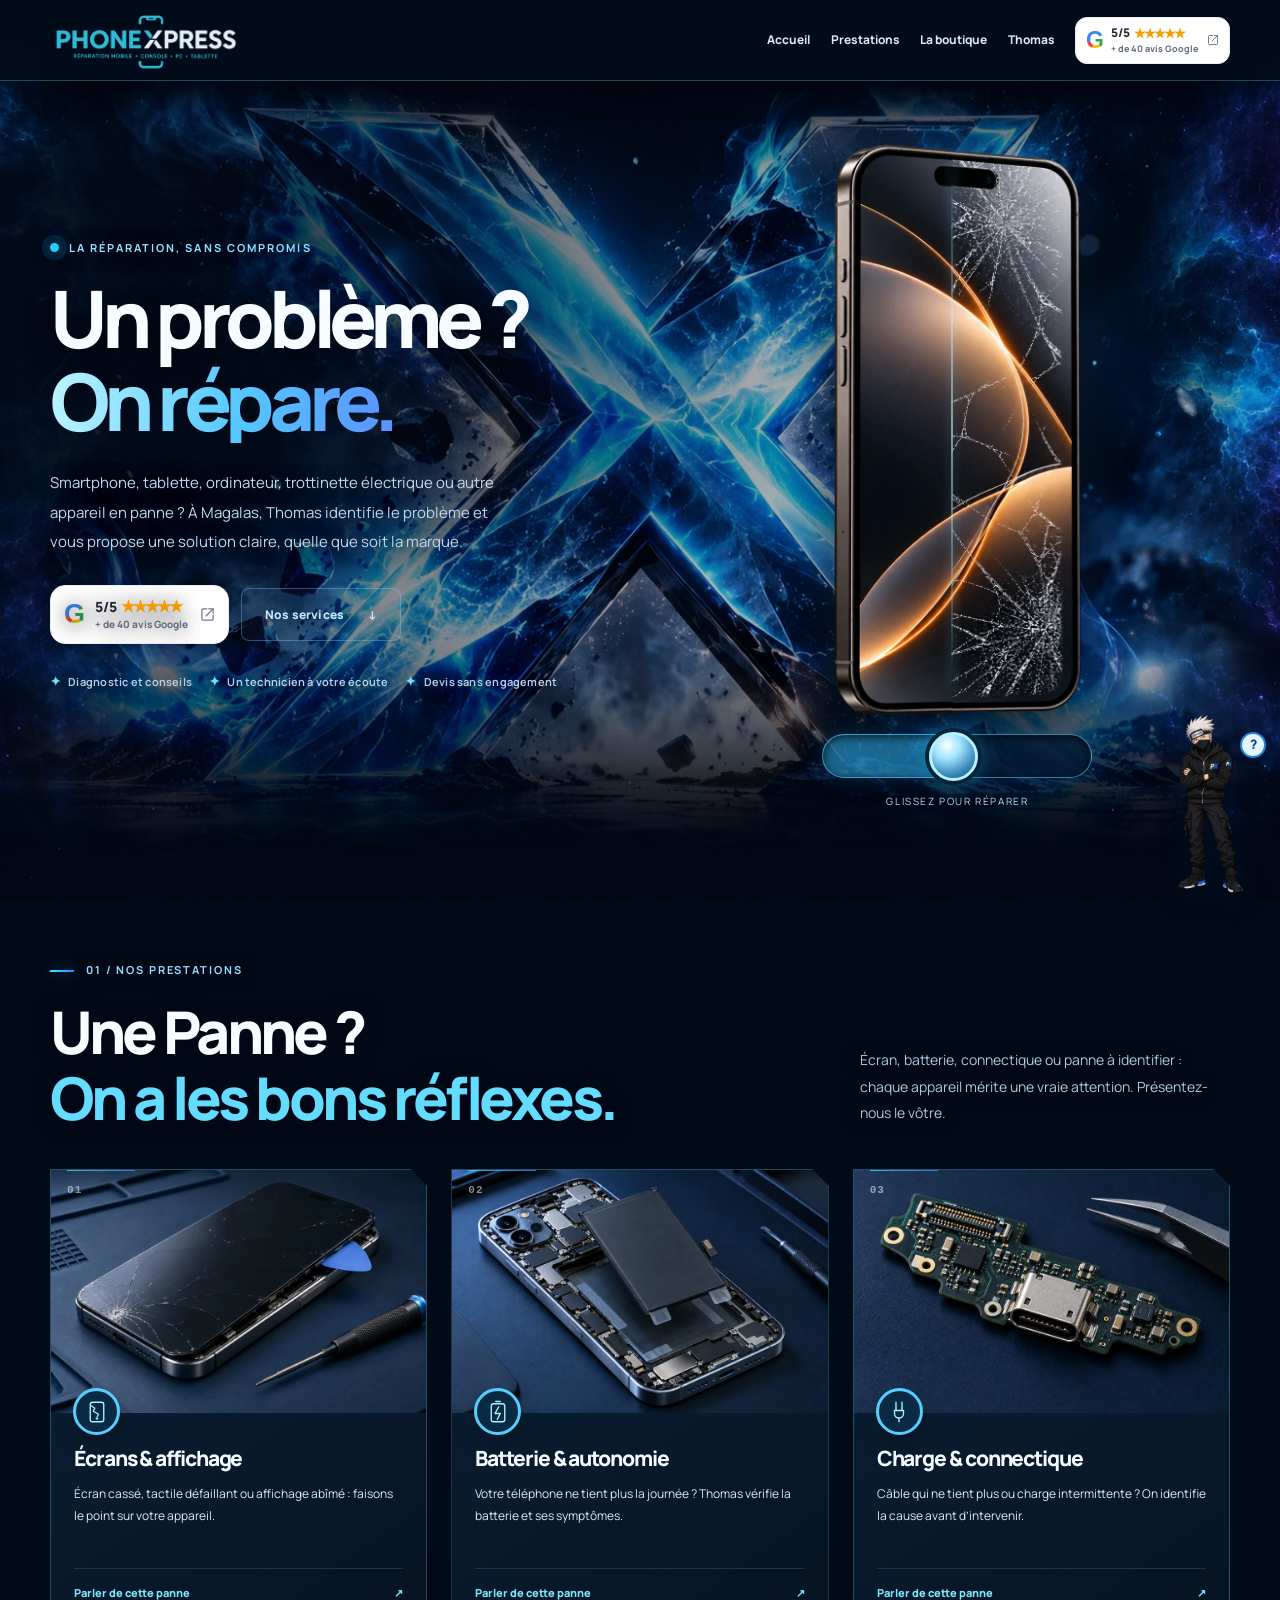
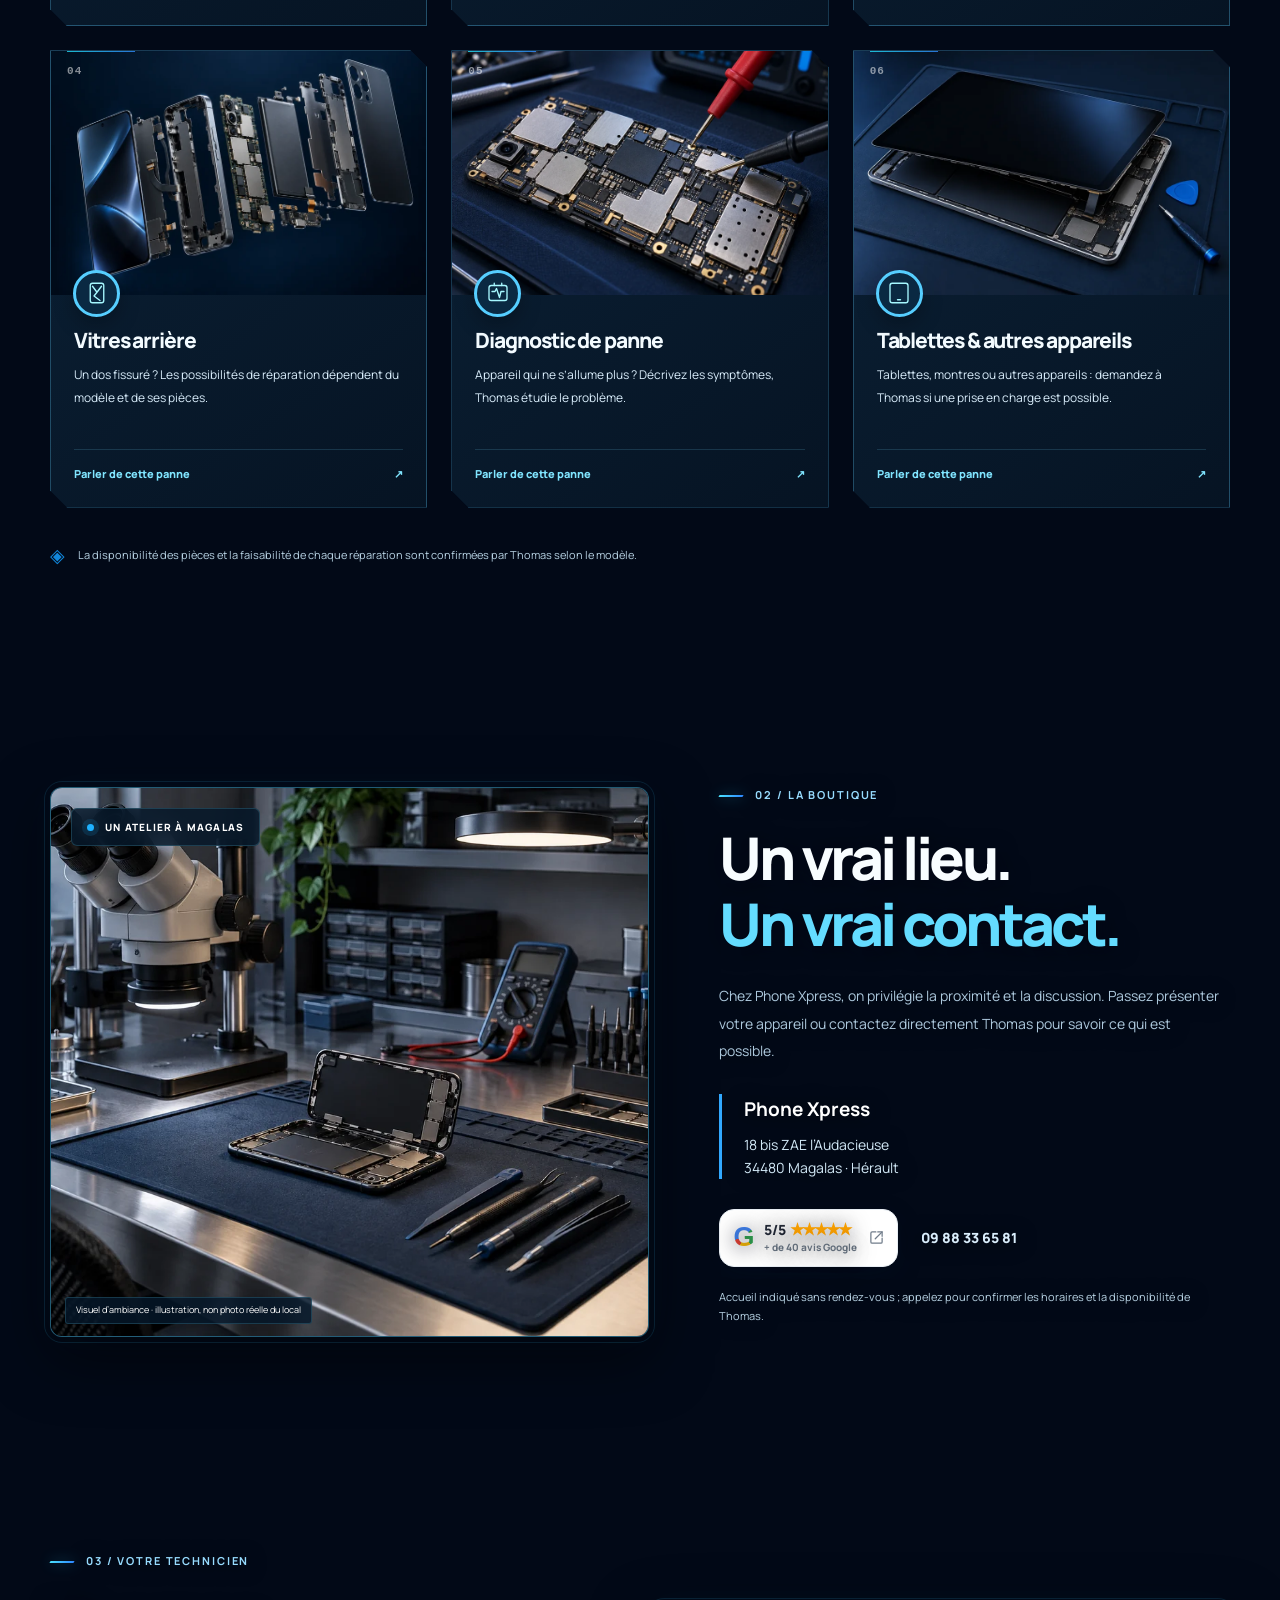
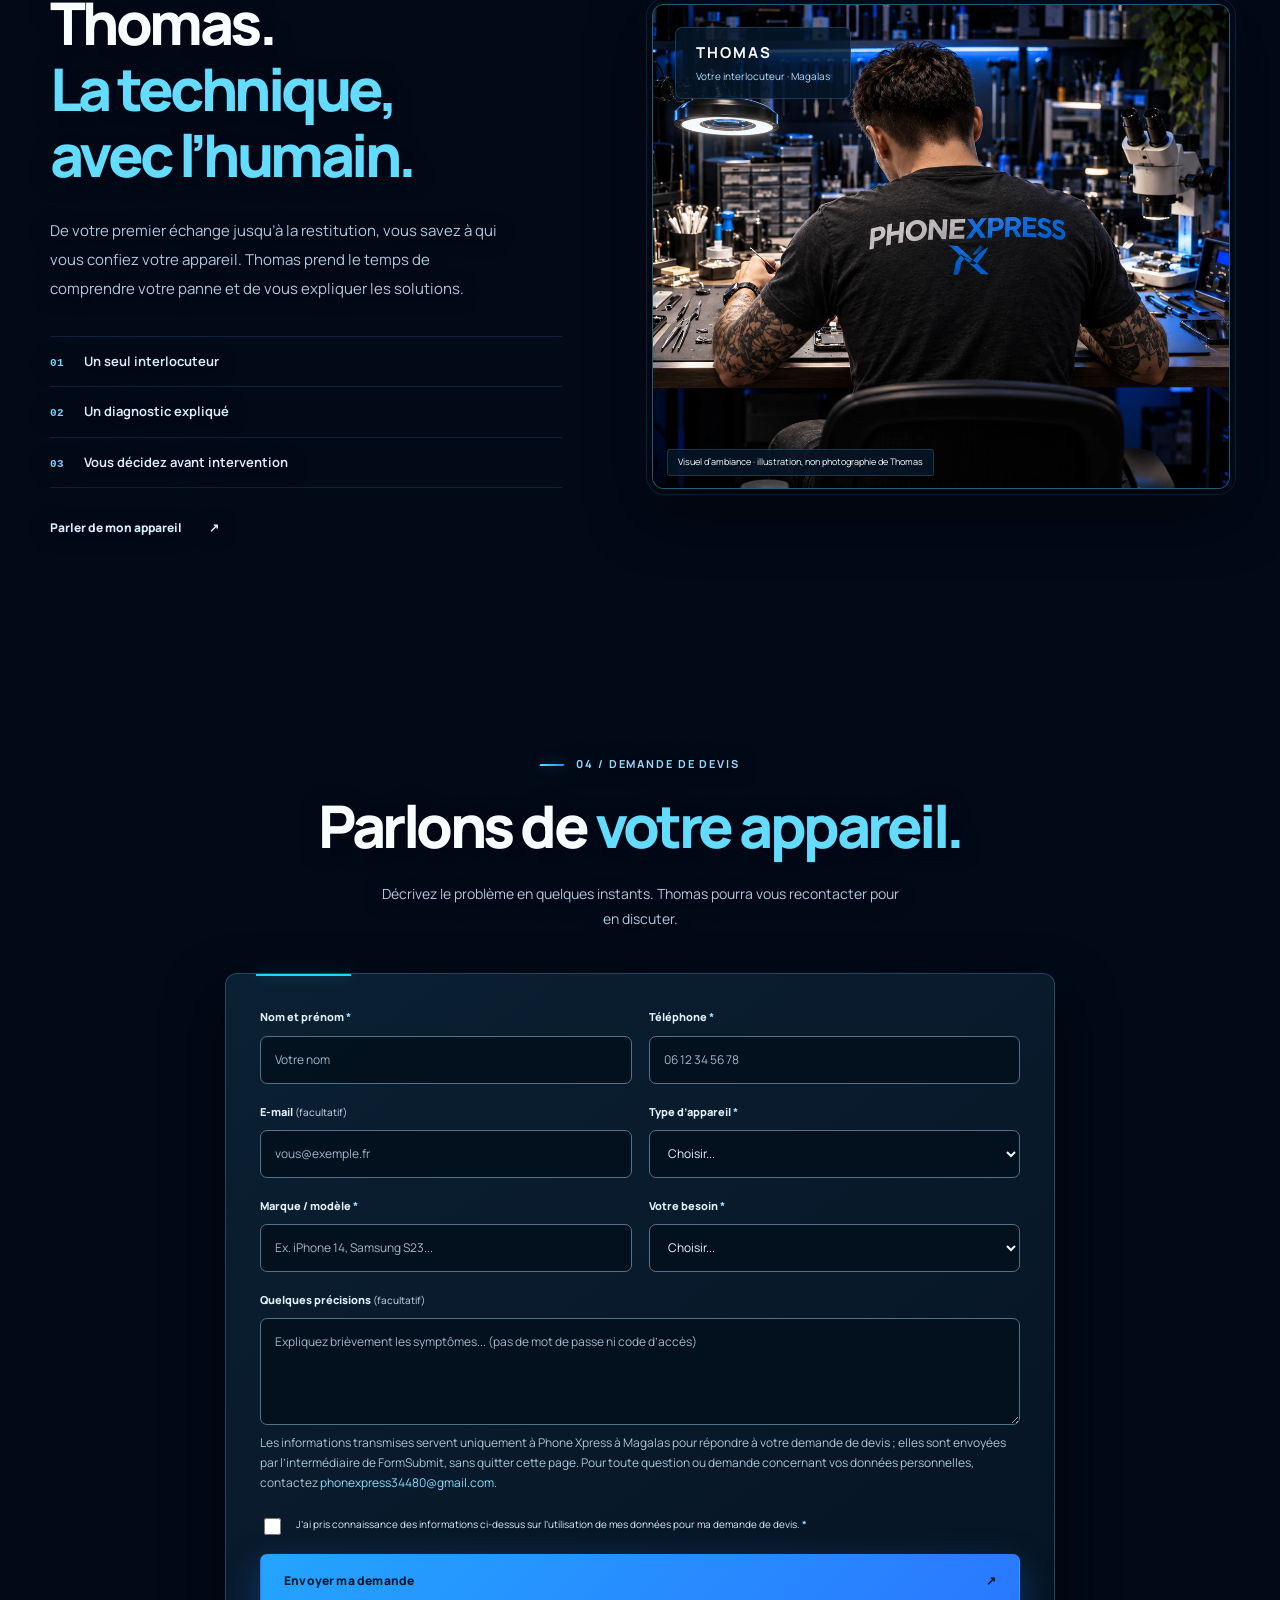
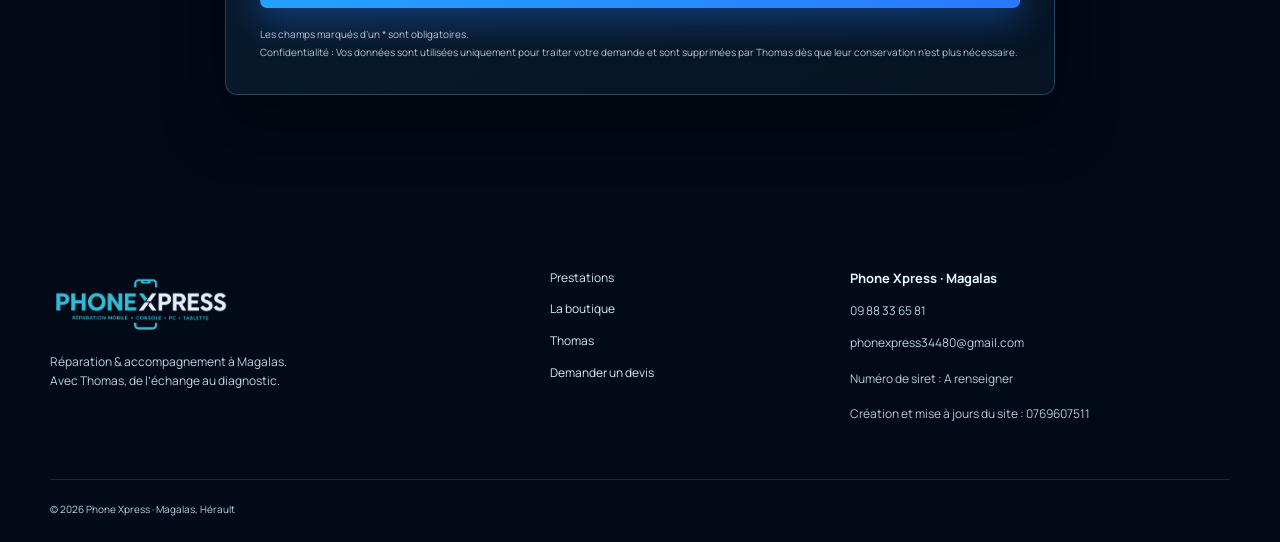
<file: demande-de-devis/index.html>
<!doctype html><html lang="fr"><head><meta charset="utf-8"><meta name="viewport" content="width=device-width, initial-scale=1"><meta name="robots" content="noindex,follow"><meta http-equiv="refresh" content="0;url=../index.html#devis"><link rel="canonical" href="https://www.phone-xpress.fr/#devis"><title>Redirection · Phone Xpress</title><script>location.replace('../index.html#devis')</script></head><body><p>Cette page fait maintenant partie de <a href="../index.html#devis">notre accueil Phone Xpress</a>.</p></body></html>
</file>
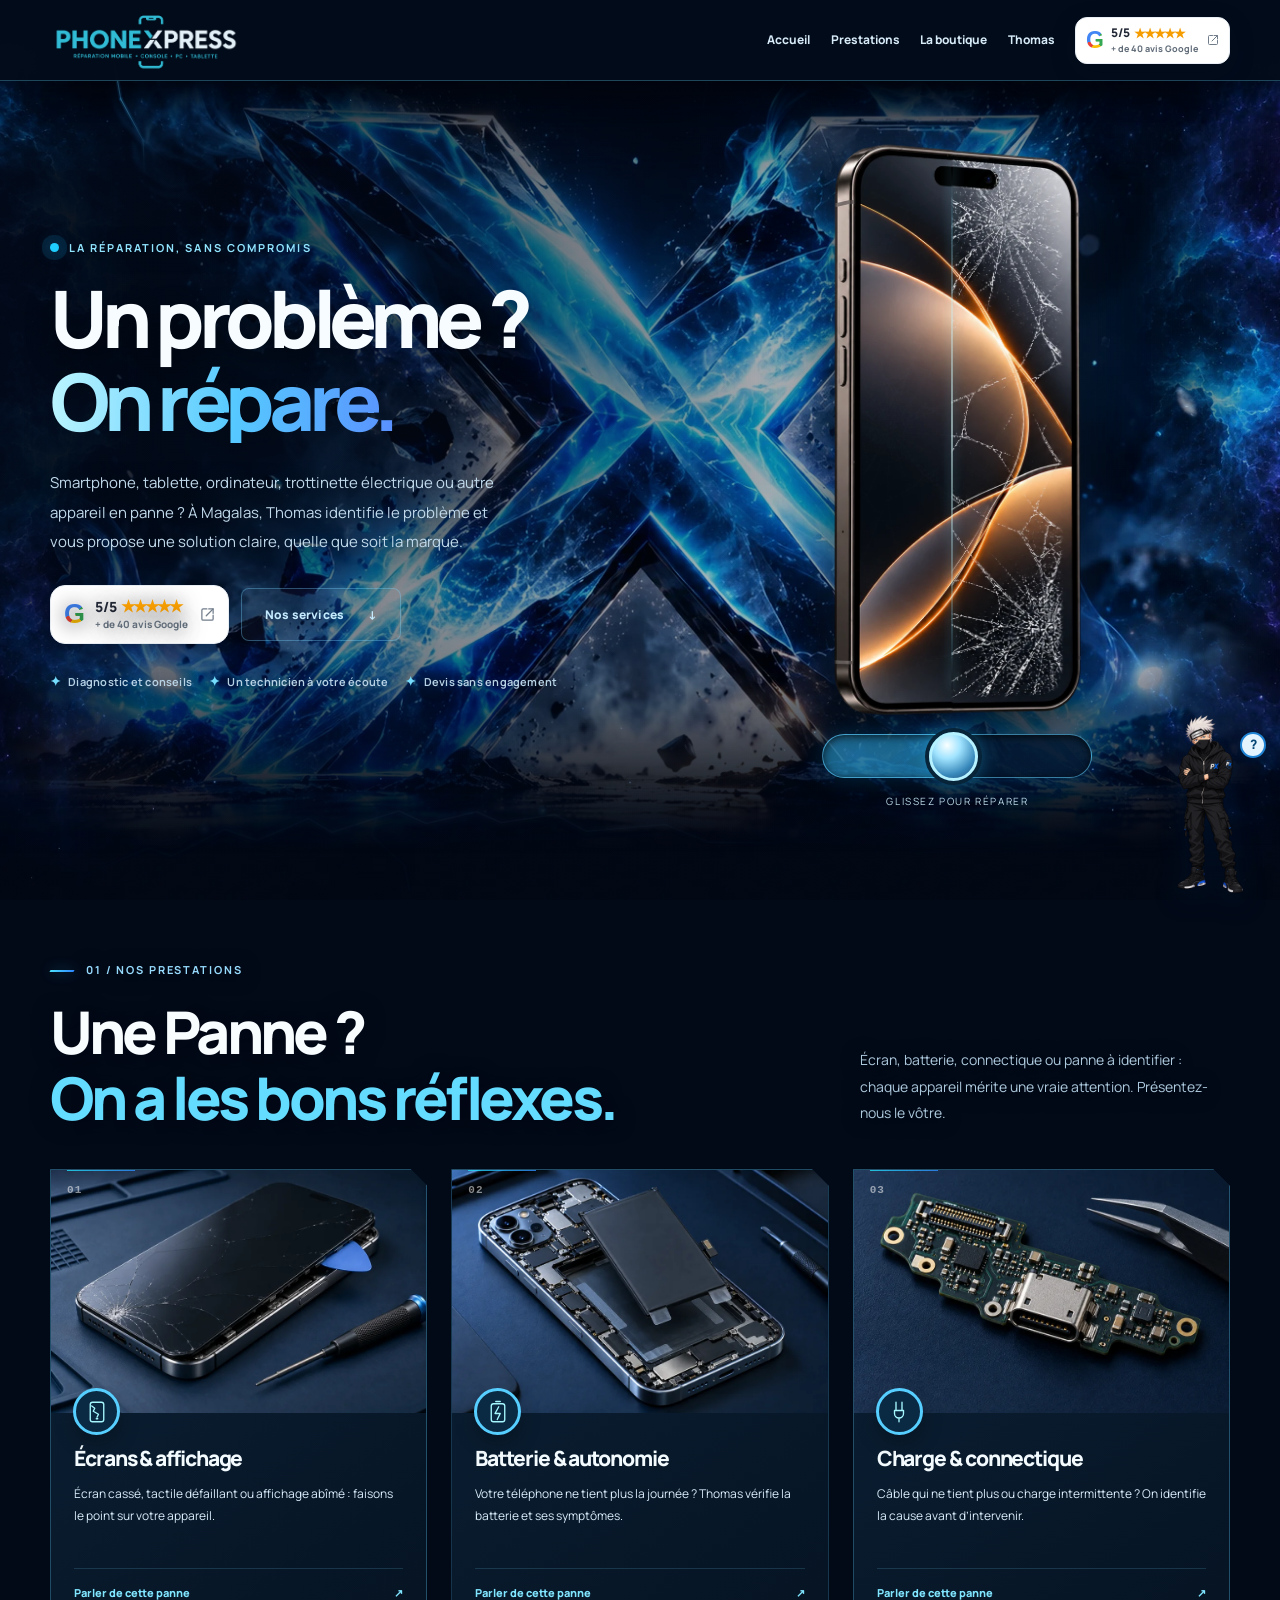
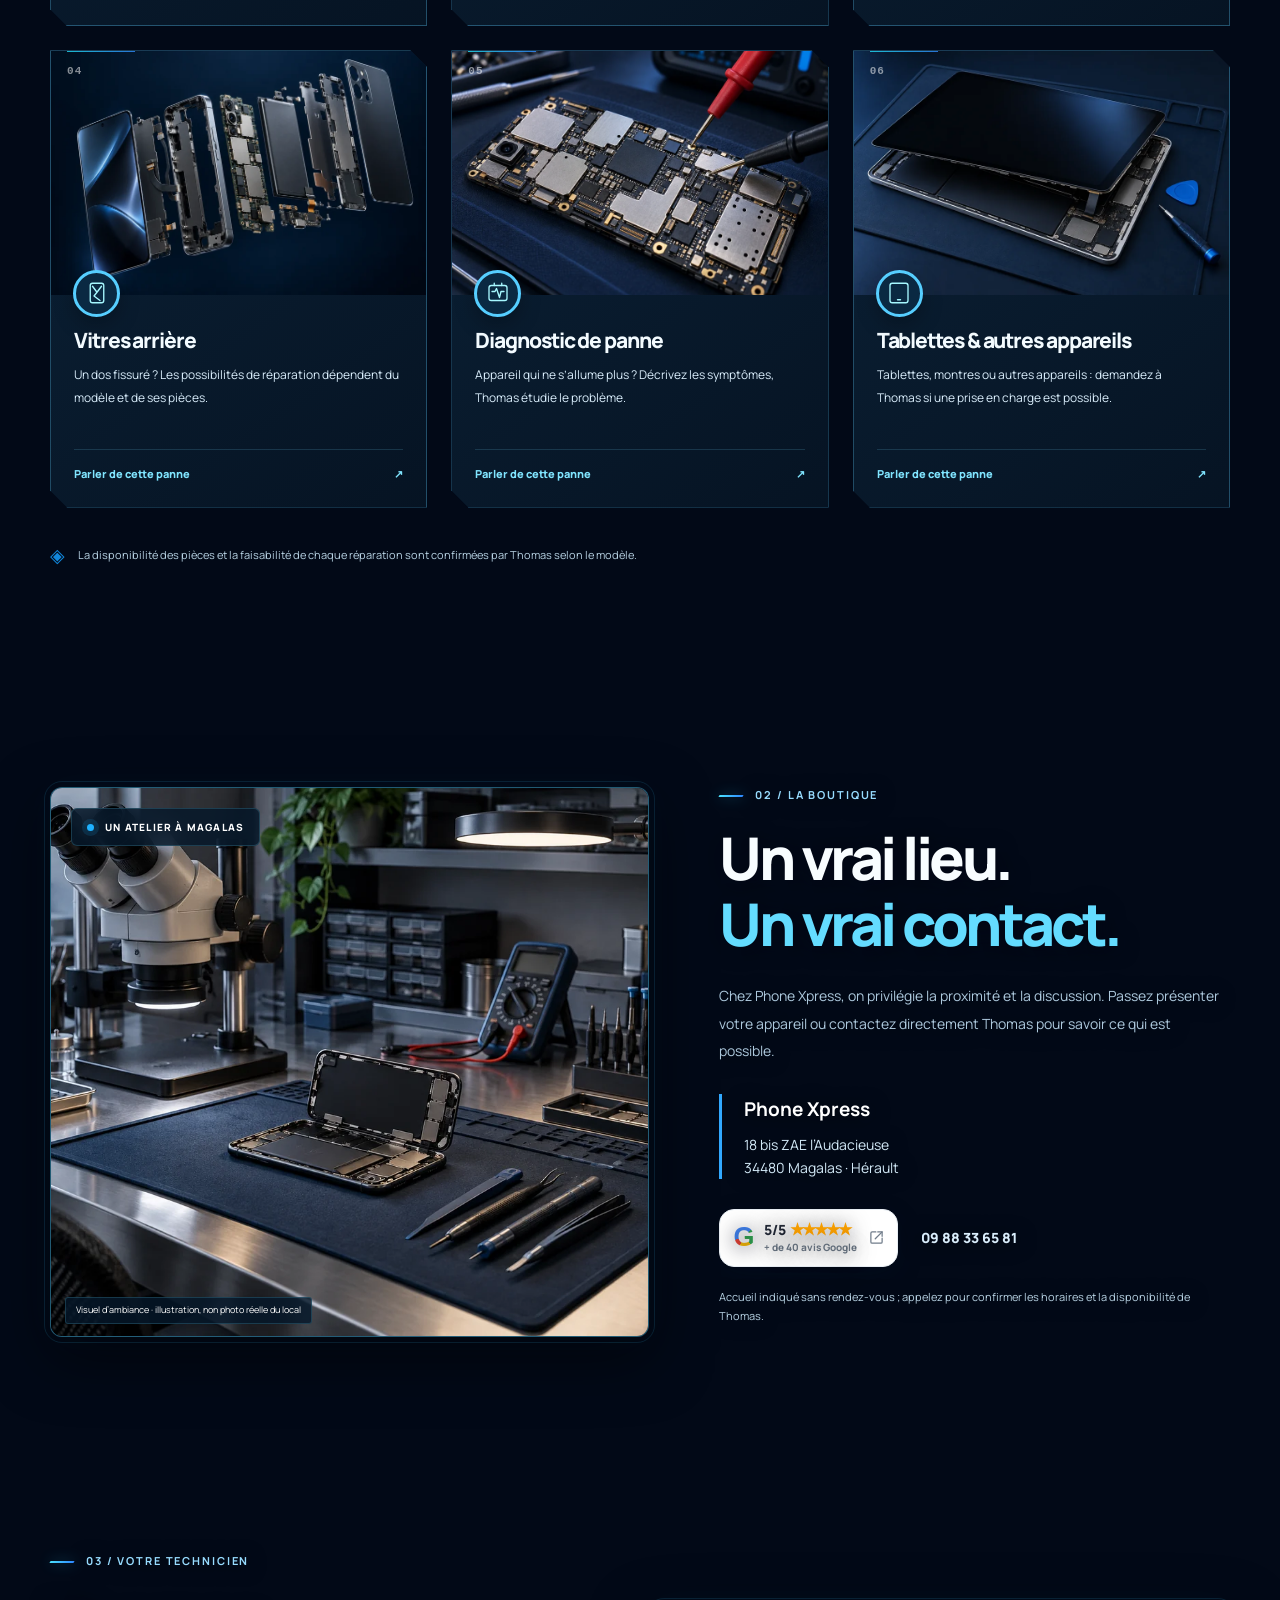
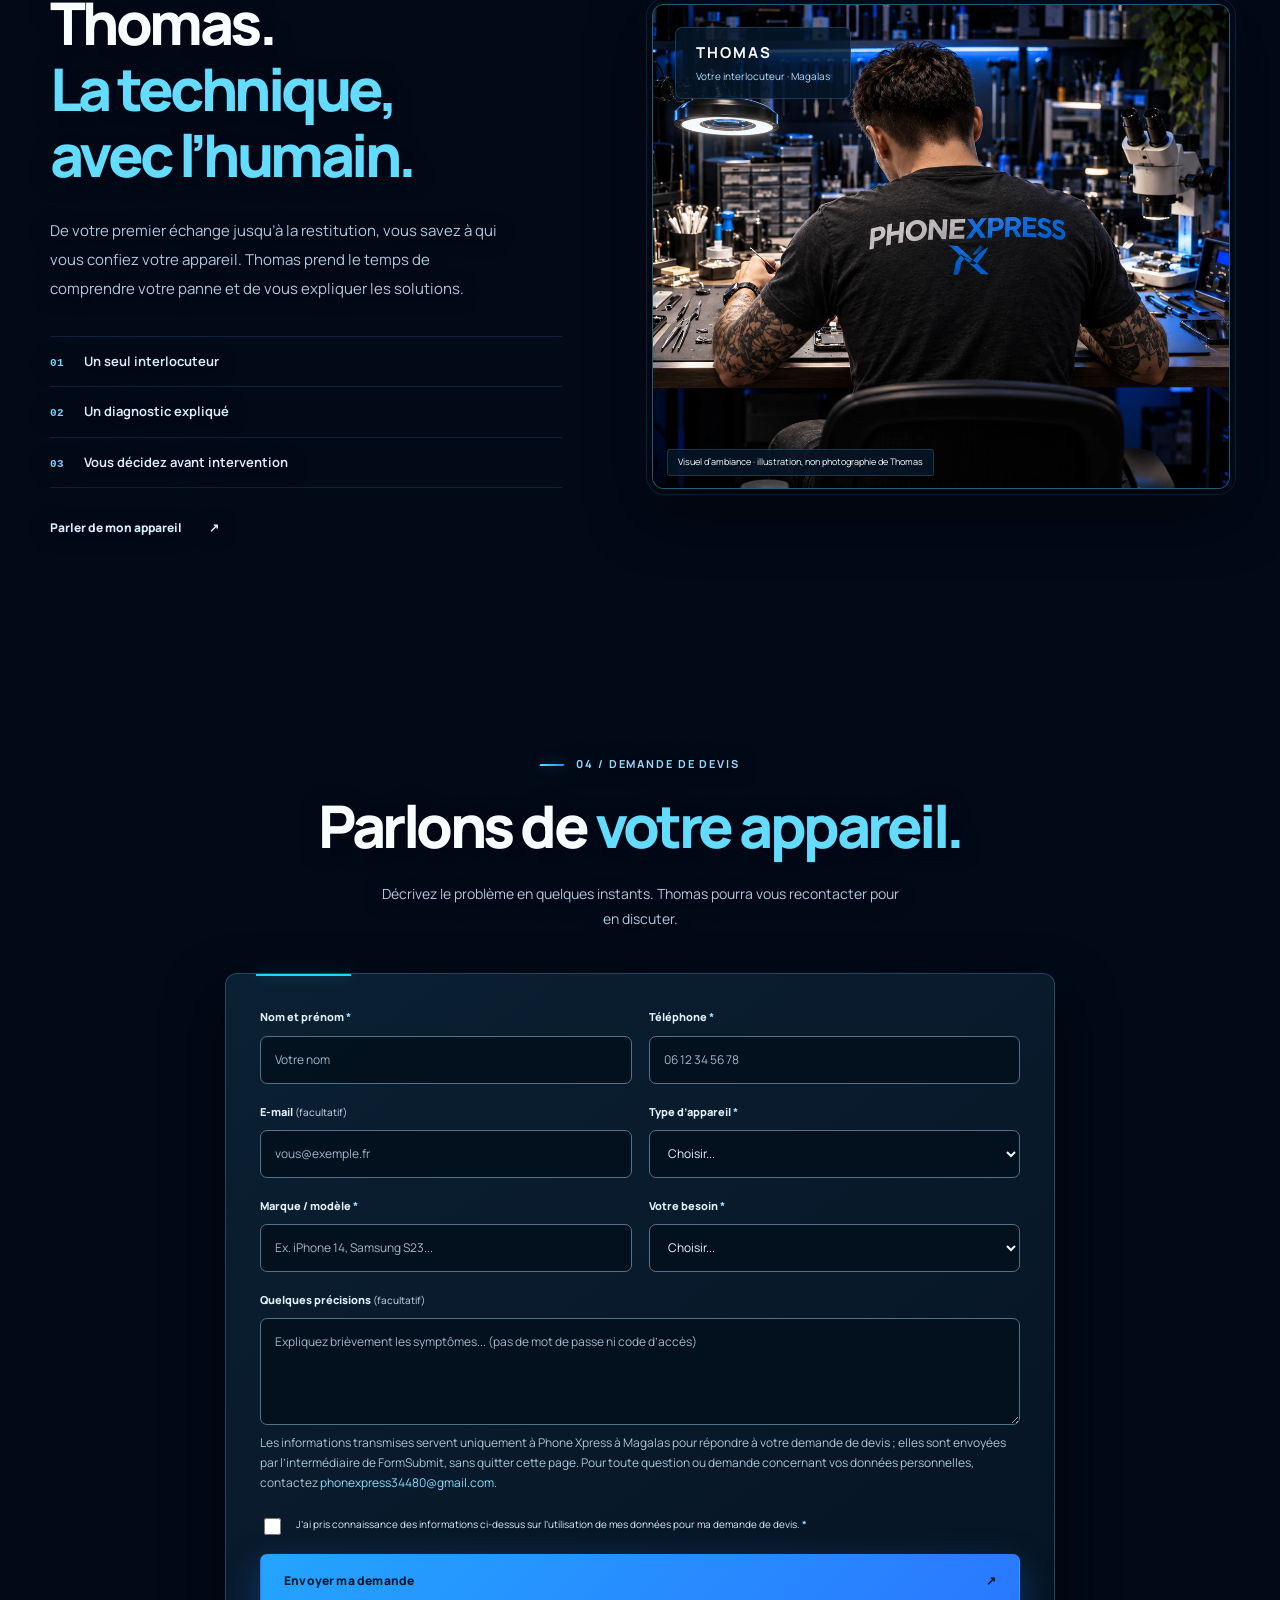
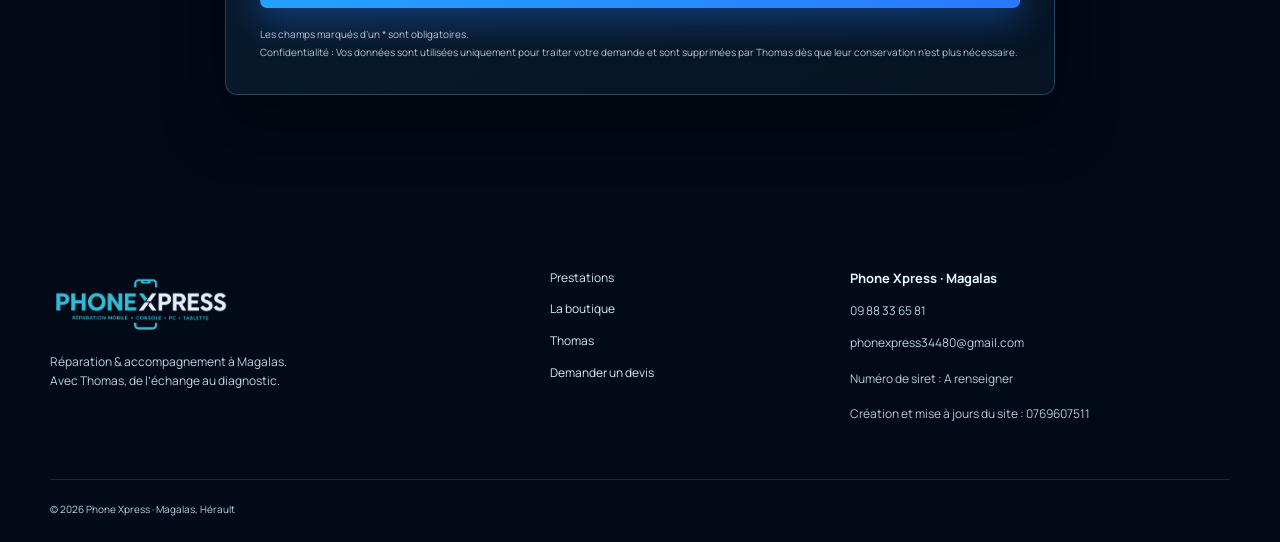
<file: reparations/index.html>
<!doctype html><html lang="fr"><head><meta charset="utf-8"><meta name="viewport" content="width=device-width, initial-scale=1"><meta name="robots" content="noindex,follow"><meta http-equiv="refresh" content="0;url=../index.html#prestations"><link rel="canonical" href="https://www.phone-xpress.fr/#prestations"><title>Redirection · Phone Xpress</title><script>location.replace('../index.html#prestations')</script></head><body><p>Cette page fait maintenant partie de <a href="../index.html#prestations">notre accueil Phone Xpress</a>.</p></body></html>
</file>
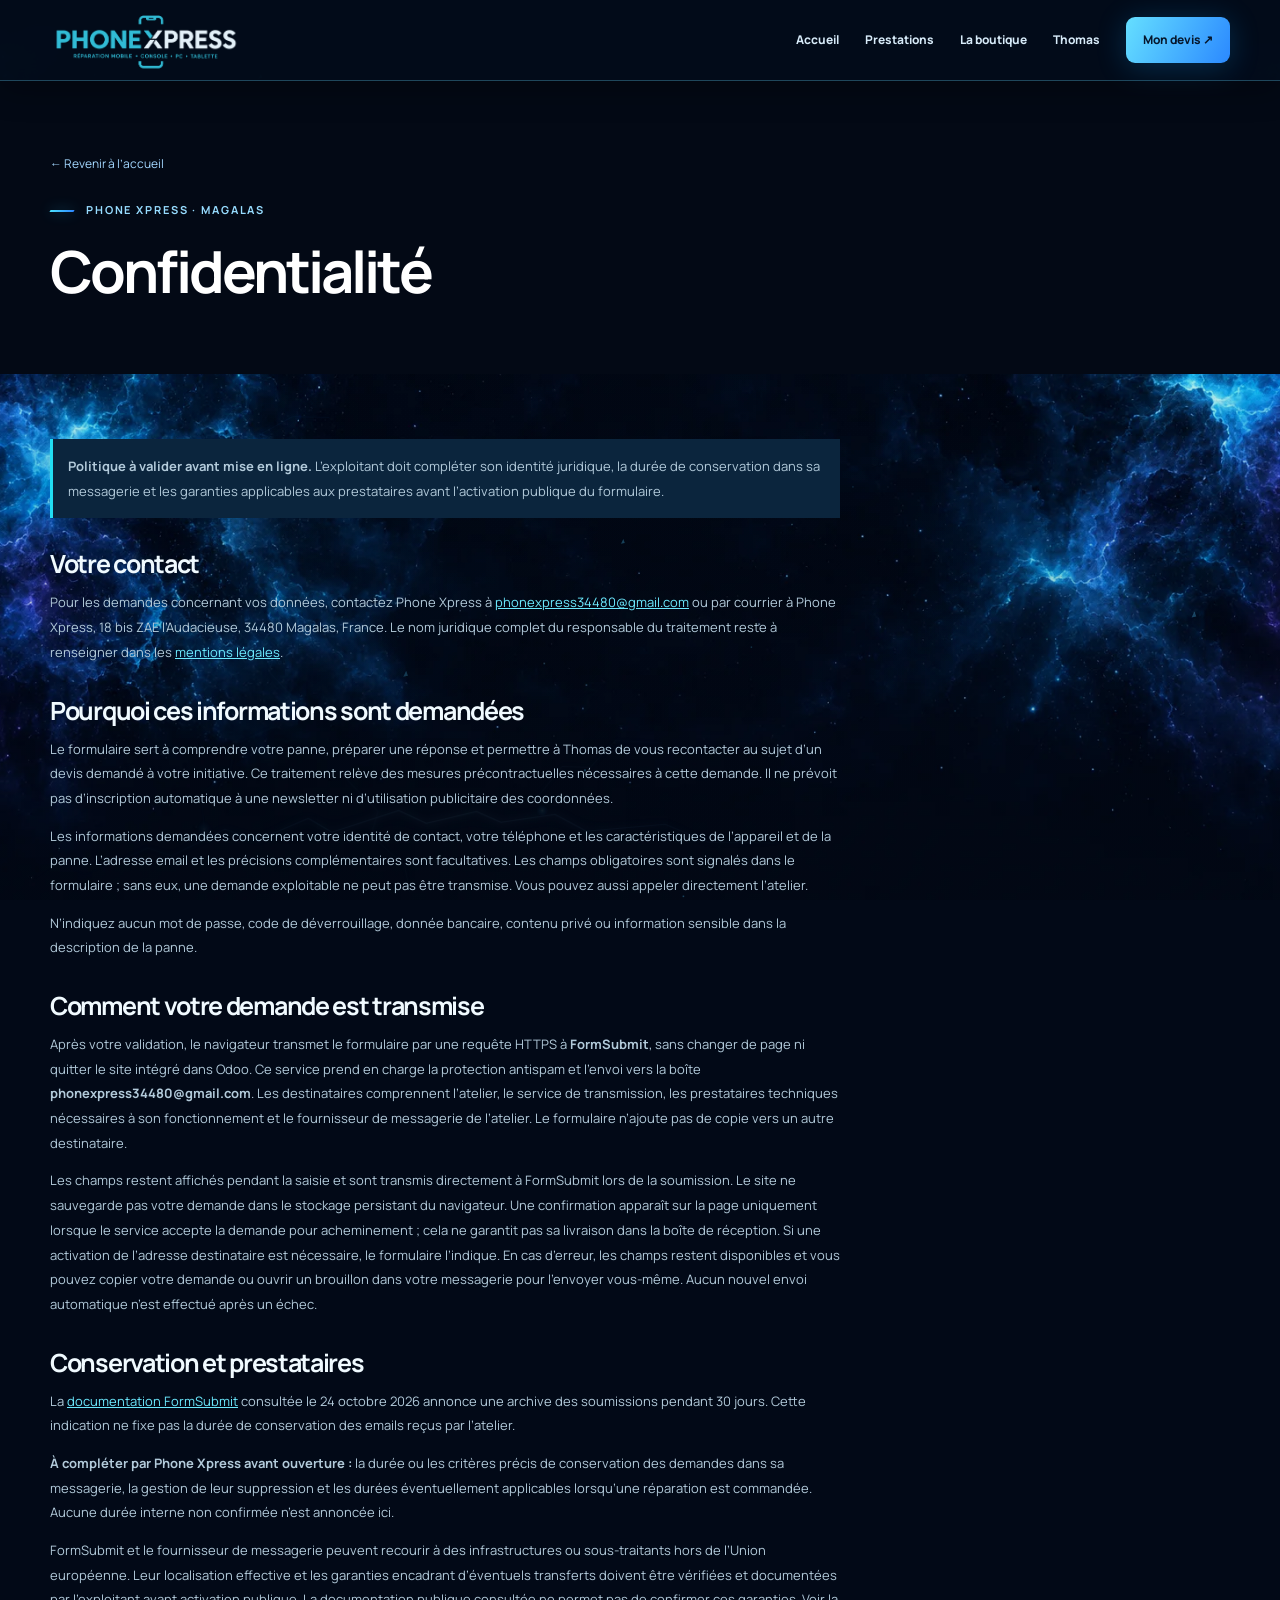
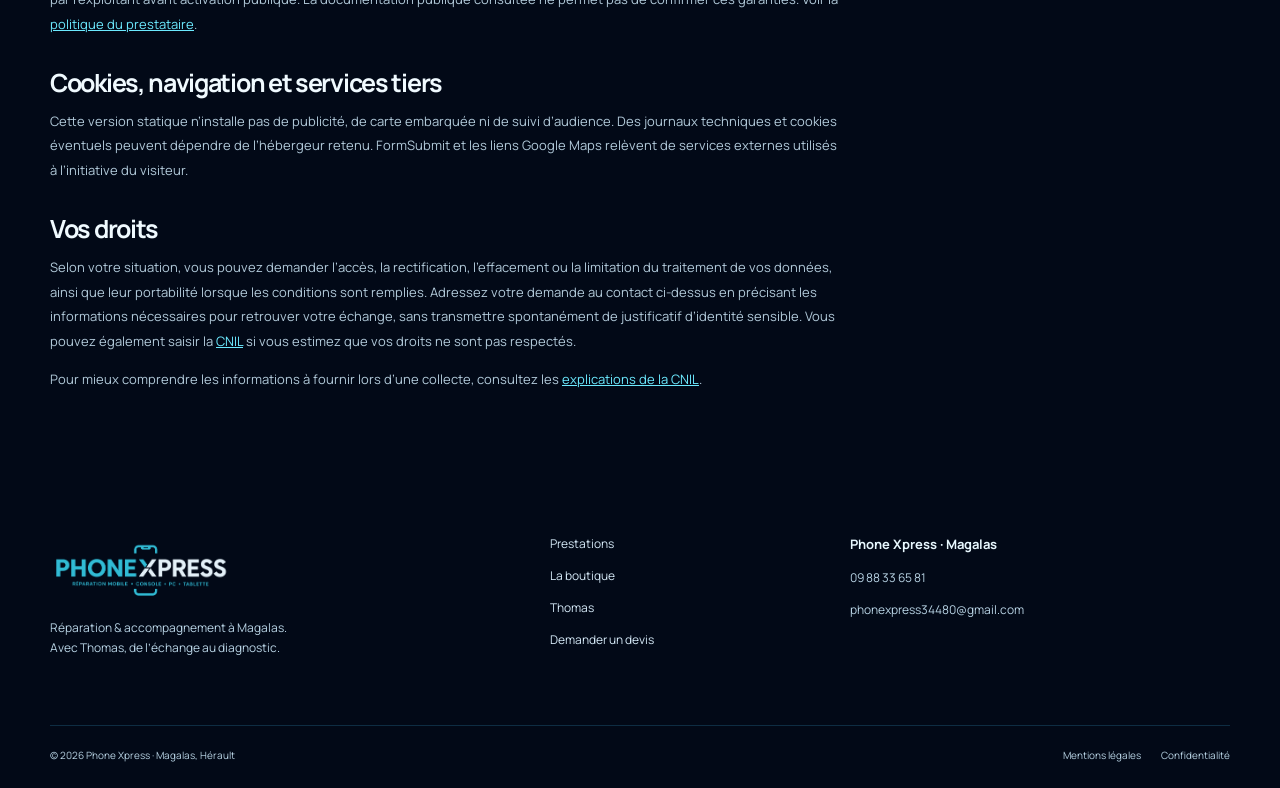
<file: confidentialite.html>
<!doctype html><html lang="fr"><head><meta charset="utf-8"><meta name="viewport" content="width=device-width, initial-scale=1"><meta name="theme-color" content="#071e38"><link rel="icon" type="image/svg+xml" href="assets/icons/favicon.svg"><link rel="icon" type="image/png" href="assets/icons/favicon-32.png"><link rel="apple-touch-icon" href="assets/icons/apple-touch-icon.png"><link rel="stylesheet" href="assets/css/site.css?v=25-phonegames"><title>Confidentialité · Phone Xpress Magalas</title><meta name="robots" content="index,follow"><link rel="canonical" href="https://www.phone-xpress.fr/confidentialite.html"><link rel="stylesheet" href="assets/css/cinematic-v18.css?v=18"/></head><body class="legal-page"><div class="cyber-backdrop" aria-hidden="true"><span class="cyber-scan"></span><span class="cyber-signal"></span></div><header class="site-header" id="haut"><div class="container nav-inner"><a class="brand" href="index.html#haut" aria-label="Phone Xpress, retour à l’accueil"><img src="assets/images/logo-phone-xpress-cyber.png" width="210" height="81" alt="Phone Xpress"></a><nav id="navigation" class="main-nav" aria-label="Navigation principale"><a href="index.html#haut">Accueil</a><a href="index.html#prestations">Prestations</a><a href="index.html#boutique">La boutique</a><a href="index.html#thomas">Thomas</a><a class="nav-link-cta" href="index.html#devis">Mon devis <span aria-hidden="true">↗</span></a></nav><button class="menu-toggle" type="button" aria-label="Ouvrir le menu" aria-expanded="false" aria-controls="navigation"><span></span><span></span><span></span></button></div></header><main id="contenu"><section class="legal-intro"><div class="container"><a href="index.html">← Revenir à l’accueil</a><p class="eyebrow light">PHONE XPRESS · MAGALAS</p><h1>Confidentialité</h1></div></section><section class="legal-section"><div class="container"><div class="container legal"><p class="legal-notice"><strong>Politique à valider avant mise en ligne.</strong> L’exploitant doit compléter son identité juridique, la durée de conservation dans sa messagerie et les garanties applicables aux prestataires avant l’activation publique du formulaire.</p><h2>Votre contact</h2><p>Pour les demandes concernant vos données, contactez Phone Xpress à <a href="mailto:phonexpress34480@gmail.com">phonexpress34480@gmail.com</a> ou par courrier à Phone Xpress, 18 bis ZAE l’Audacieuse, 34480 Magalas, France. Le nom juridique complet du responsable du traitement reste à renseigner dans les <a href="mentions-legales.html">mentions légales</a>.</p><h2>Pourquoi ces informations sont demandées</h2><p>Le formulaire sert à comprendre votre panne, préparer une réponse et permettre à Thomas de vous recontacter au sujet d’un devis demandé à votre initiative. Ce traitement relève des mesures précontractuelles nécessaires à cette demande. Il ne prévoit pas d’inscription automatique à une newsletter ni d’utilisation publicitaire des coordonnées.</p><p>Les informations demandées concernent votre identité de contact, votre téléphone et les caractéristiques de l’appareil et de la panne. L’adresse email et les précisions complémentaires sont facultatives. Les champs obligatoires sont signalés dans le formulaire ; sans eux, une demande exploitable ne peut pas être transmise. Vous pouvez aussi appeler directement l’atelier.</p><p>N’indiquez aucun mot de passe, code de déverrouillage, donnée bancaire, contenu privé ou information sensible dans la description de la panne.</p><h2>Comment votre demande est transmise</h2><p>Après votre validation, le navigateur transmet le formulaire par une requête HTTPS à <strong>FormSubmit</strong>, sans changer de page ni quitter le site intégré dans Odoo. Ce service prend en charge la protection antispam et l’envoi vers la boîte <strong>phonexpress34480@gmail.com</strong>. Les destinataires comprennent l’atelier, le service de transmission, les prestataires techniques nécessaires à son fonctionnement et le fournisseur de messagerie de l’atelier. Le formulaire n’ajoute pas de copie vers un autre destinataire.</p><p>Les champs restent affichés pendant la saisie et sont transmis directement à FormSubmit lors de la soumission. Le site ne sauvegarde pas votre demande dans le stockage persistant du navigateur. Une confirmation apparaît sur la page uniquement lorsque le service accepte la demande pour acheminement ; cela ne garantit pas sa livraison dans la boîte de réception. Si une activation de l’adresse destinataire est nécessaire, le formulaire l’indique. En cas d’erreur, les champs restent disponibles et vous pouvez copier votre demande ou ouvrir un brouillon dans votre messagerie pour l’envoyer vous-même. Aucun nouvel envoi automatique n’est effectué après un échec.</p><h2>Conservation et prestataires</h2><p>La <a href="https://formsubmit.co/documentation" rel="noopener noreferrer" target="_blank">documentation FormSubmit</a> consultée le 24 octobre 2026 annonce une archive des soumissions pendant 30 jours. Cette indication ne fixe pas la durée de conservation des emails reçus par l’atelier.</p><p><strong>À compléter par Phone Xpress avant ouverture :</strong> la durée ou les critères précis de conservation des demandes dans sa messagerie, la gestion de leur suppression et les durées éventuellement applicables lorsqu’une réparation est commandée. Aucune durée interne non confirmée n’est annoncée ici.</p><p>FormSubmit et le fournisseur de messagerie peuvent recourir à des infrastructures ou sous-traitants hors de l’Union européenne. Leur localisation effective et les garanties encadrant d’éventuels transferts doivent être vérifiées et documentées par l’exploitant avant activation publique. La documentation publique consultée ne permet pas de confirmer ces garanties. Voir la <a href="https://formsubmit.co/privacy.pdf" rel="noopener noreferrer" target="_blank">politique du prestataire</a>.</p><h2>Cookies, navigation et services tiers</h2><p>Cette version statique n’installe pas de publicité, de carte embarquée ni de suivi d’audience. Des journaux techniques et cookies éventuels peuvent dépendre de l’hébergeur retenu. FormSubmit et les liens Google Maps relèvent de services externes utilisés à l’initiative du visiteur.</p><h2>Vos droits</h2><p>Selon votre situation, vous pouvez demander l’accès, la rectification, l’effacement ou la limitation du traitement de vos données, ainsi que leur portabilité lorsque les conditions sont remplies. Adressez votre demande au contact ci-dessus en précisant les informations nécessaires pour retrouver votre échange, sans transmettre spontanément de justificatif d’identité sensible. Vous pouvez également saisir la <a href="https://www.cnil.fr/fr/plaintes" rel="noopener noreferrer" target="_blank">CNIL</a> si vous estimez que vos droits ne sont pas respectés.</p><p>Pour mieux comprendre les informations à fournir lors d’une collecte, consultez les <a href="https://cnil.fr/fr/exemples-de-formulaire-de-collecte-de-donnees-caractere-personnel" rel="noopener noreferrer" target="_blank">explications de la CNIL</a>.</p></div></div></section></main><footer class="site-footer"><div class="container footer-main"><div><a href="index.html#haut" class="footer-logo"><img src="assets/images/logo-phone-xpress-cyber.png" alt="Phone Xpress" width="190" height="73"></a><p>Réparation &amp; accompagnement à Magalas.<br>Avec Thomas, de l’échange au diagnostic.</p></div><div class="footer-nav"><a href="index.html#prestations">Prestations</a><a href="index.html#boutique">La boutique</a><a href="index.html#thomas">Thomas</a><a href="index.html#devis">Demander un devis</a></div><div class="footer-coord"><strong>Phone Xpress · Magalas</strong><a href="tel:+33988336581">09 88 33 65 81</a><a href="mailto:phonexpress34480@gmail.com">phonexpress34480@gmail.com</a></div></div><div class="container footer-bottom"><span>© 2026 Phone Xpress · Magalas, Hérault</span><span><a href="mentions-legales.html">Mentions légales</a><a href="confidentialite.html">Confidentialité</a></span></div></footer><script defer src="assets/js/site.js?v=25-iframe-confirm"></script><script defer src="assets/js/px-x.js"></script></body></html>
</file>
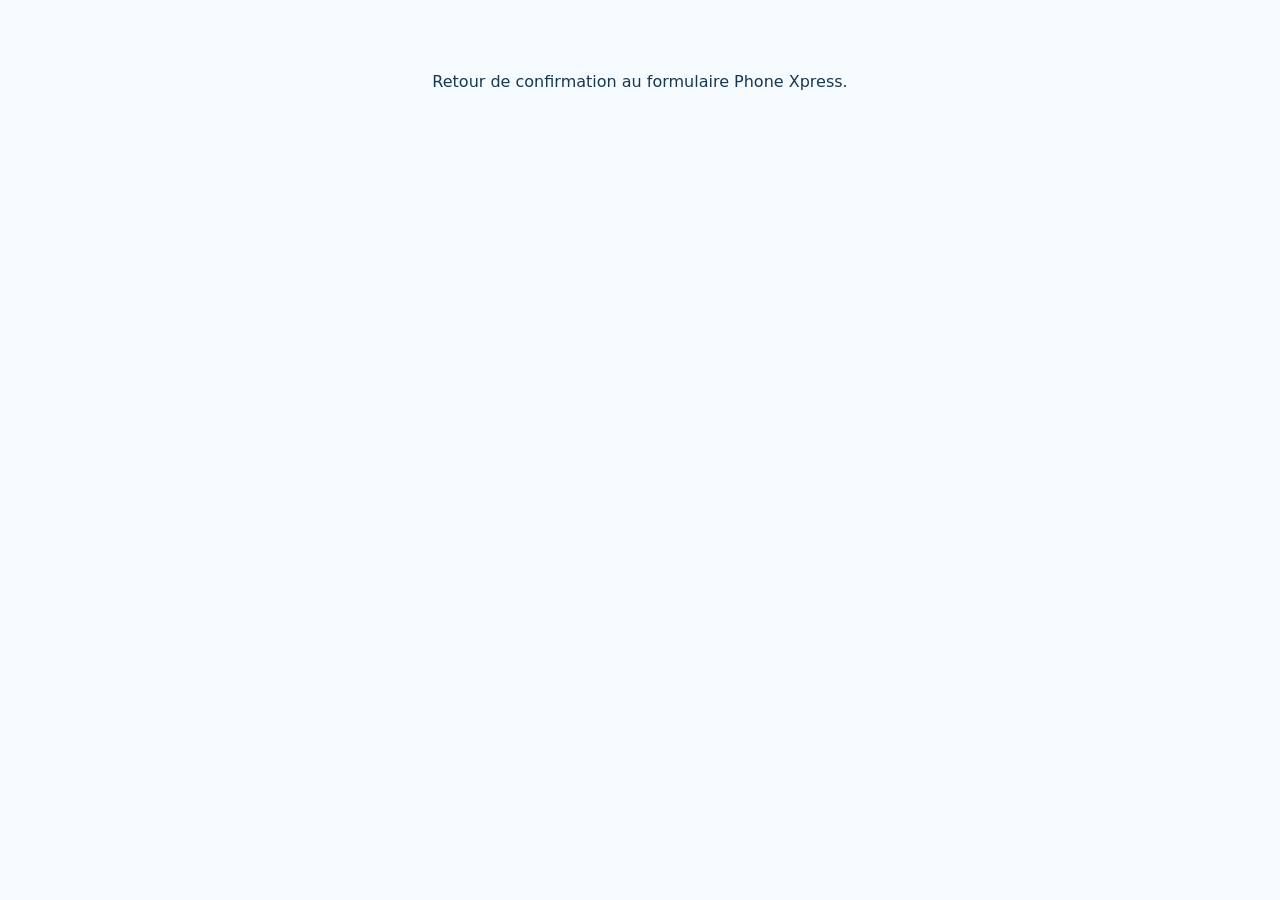
<file: confirmation-devis.html>
<!doctype html><html lang="fr"><head><meta charset="utf-8"><meta name="robots" content="noindex,nofollow"><meta name="px-receipt" content="phone-xpress-v25"><title>Confirmation de transmission – Phone Xpress</title><style>body{font:16px system-ui,sans-serif;text-align:center;color:#173751;background:#f6fbff;padding:3rem 1rem}</style></head><body><p>Retour de confirmation au formulaire Phone Xpress.</p><script>(function(){var token=new URLSearchParams(location.search).get('token');if(token&&window.parent!==window){window.parent.postMessage({type:'PHONE_XPRESS_RECEIPT_V25',token:token},'*');}})();</script></body></html>
</file>
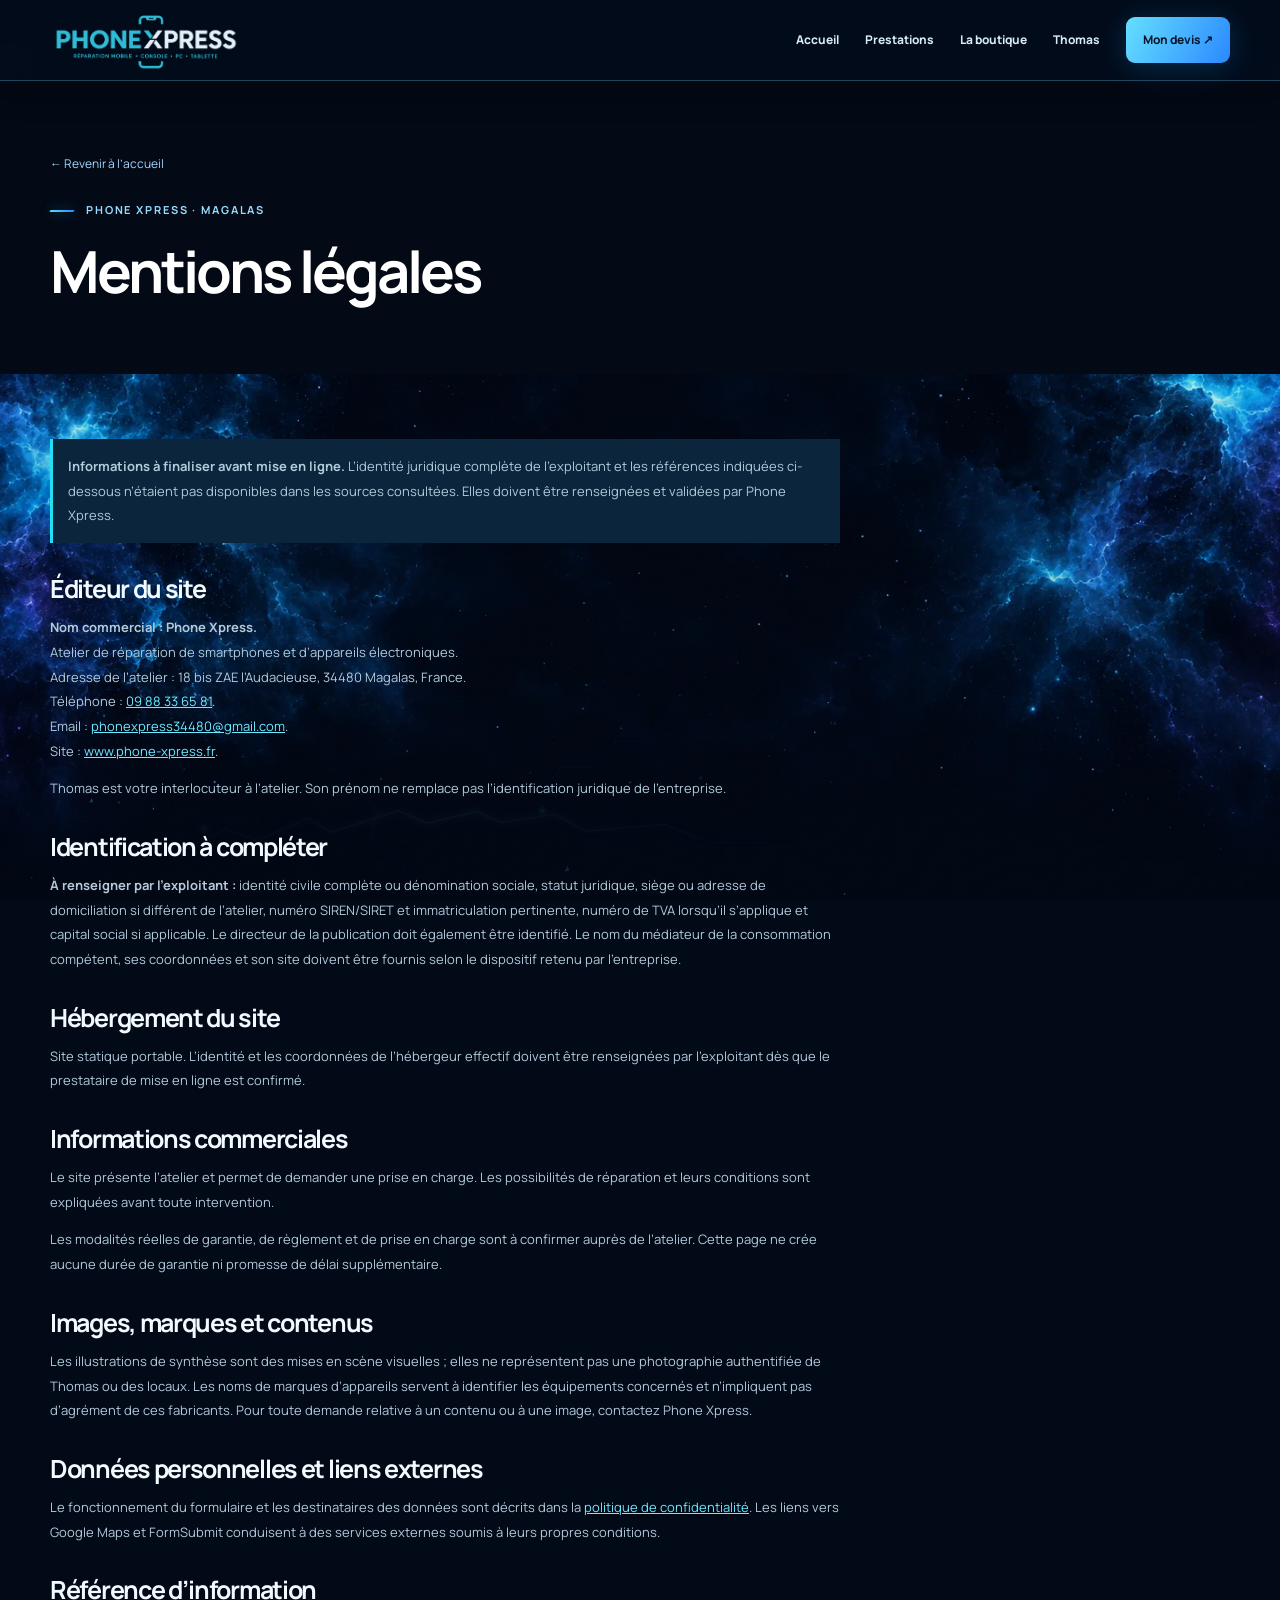
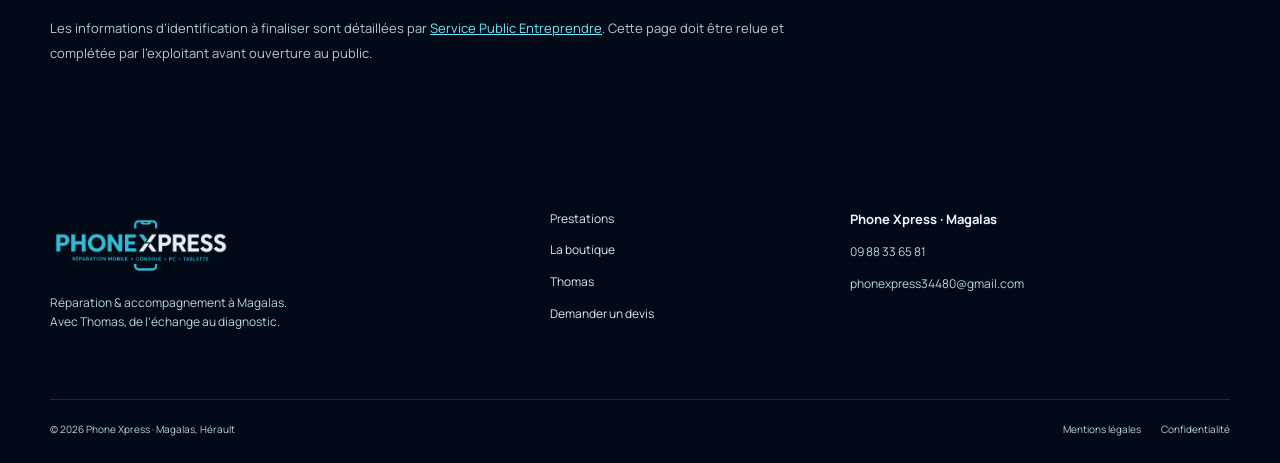
<file: mentions-legales.html>
<!doctype html><html lang="fr"><head><meta charset="utf-8"><meta name="viewport" content="width=device-width, initial-scale=1"><meta name="theme-color" content="#071e38"><link rel="icon" type="image/svg+xml" href="assets/icons/favicon.svg"><link rel="icon" type="image/png" href="assets/icons/favicon-32.png"><link rel="apple-touch-icon" href="assets/icons/apple-touch-icon.png"><link rel="stylesheet" href="assets/css/site.css?v=25-phonegames"><title>Mentions légales · Phone Xpress Magalas</title><meta name="robots" content="index,follow"><link rel="canonical" href="https://www.phone-xpress.fr/mentions-legales.html"><link rel="stylesheet" href="assets/css/cinematic-v18.css?v=18"/></head><body class="legal-page"><div class="cyber-backdrop" aria-hidden="true"><span class="cyber-scan"></span><span class="cyber-signal"></span></div><header class="site-header" id="haut"><div class="container nav-inner"><a class="brand" href="index.html#haut" aria-label="Phone Xpress, retour à l’accueil"><img src="assets/images/logo-phone-xpress-cyber.png" width="210" height="81" alt="Phone Xpress"></a><nav id="navigation" class="main-nav" aria-label="Navigation principale"><a href="index.html#haut">Accueil</a><a href="index.html#prestations">Prestations</a><a href="index.html#boutique">La boutique</a><a href="index.html#thomas">Thomas</a><a class="nav-link-cta" href="index.html#devis">Mon devis <span aria-hidden="true">↗</span></a></nav><button class="menu-toggle" type="button" aria-label="Ouvrir le menu" aria-expanded="false" aria-controls="navigation"><span></span><span></span><span></span></button></div></header><main id="contenu"><section class="legal-intro"><div class="container"><a href="index.html">← Revenir à l’accueil</a><p class="eyebrow light">PHONE XPRESS · MAGALAS</p><h1>Mentions légales</h1></div></section><section class="legal-section"><div class="container"><div class="container legal"><p class="legal-notice"><strong>Informations à finaliser avant mise en ligne.</strong> L’identité juridique complète de l’exploitant et les références indiquées ci-dessous n’étaient pas disponibles dans les sources consultées. Elles doivent être renseignées et validées par Phone Xpress.</p><h2>Éditeur du site</h2><p><strong>Nom commercial : Phone Xpress.</strong><br/>Atelier de réparation de smartphones et d’appareils électroniques.<br/>Adresse de l’atelier : 18 bis ZAE l’Audacieuse, 34480 Magalas, France.<br/>Téléphone : <a href="tel:+33988336581">09 88 33 65 81</a>.<br/>Email : <a href="mailto:phonexpress34480@gmail.com">phonexpress34480@gmail.com</a>.<br/>Site : <a href="https://www.phone-xpress.fr/">www.phone-xpress.fr</a>.</p><p>Thomas est votre interlocuteur à l’atelier. Son prénom ne remplace pas l’identification juridique de l’entreprise.</p><h2>Identification à compléter</h2><p><strong>À renseigner par l’exploitant :</strong> identité civile complète ou dénomination sociale, statut juridique, siège ou adresse de domiciliation si différent de l’atelier, numéro SIREN/SIRET et immatriculation pertinente, numéro de TVA lorsqu’il s’applique et capital social si applicable. Le directeur de la publication doit également être identifié. Le nom du médiateur de la consommation compétent, ses coordonnées et son site doivent être fournis selon le dispositif retenu par l’entreprise.</p><h2>Hébergement du site</h2><p>Site statique portable. L’identité et les coordonnées de l’hébergeur effectif doivent être renseignées par l’exploitant dès que le prestataire de mise en ligne est confirmé.</p><h2>Informations commerciales</h2><p>Le site présente l’atelier et permet de demander une prise en charge. Les possibilités de réparation et leurs conditions sont expliquées avant toute intervention.</p><p>Les modalités réelles de garantie, de règlement et de prise en charge sont à confirmer auprès de l’atelier. Cette page ne crée aucune durée de garantie ni promesse de délai supplémentaire.</p><h2>Images, marques et contenus</h2><p>Les illustrations de synthèse sont des mises en scène visuelles ; elles ne représentent pas une photographie authentifiée de Thomas ou des locaux. Les noms de marques d’appareils servent à identifier les équipements concernés et n’impliquent pas d’agrément de ces fabricants. Pour toute demande relative à un contenu ou à une image, contactez Phone Xpress.</p><h2>Données personnelles et liens externes</h2><p>Le fonctionnement du formulaire et les destinataires des données sont décrits dans la <a href="confidentialite.html">politique de confidentialité</a>. Les liens vers Google Maps et FormSubmit conduisent à des services externes soumis à leurs propres conditions.</p><h2>Référence d’information</h2><p>Les informations d’identification à finaliser sont détaillées par <a href="https://entreprendre.service-public.gouv.fr/vosdroits/F37351?lang=fr" rel="noopener noreferrer" target="_blank">Service Public Entreprendre</a>. Cette page doit être relue et complétée par l’exploitant avant ouverture au public.</p></div></div></section></main><footer class="site-footer"><div class="container footer-main"><div><a href="index.html#haut" class="footer-logo"><img src="assets/images/logo-phone-xpress-cyber.png" alt="Phone Xpress" width="190" height="73"></a><p>Réparation &amp; accompagnement à Magalas.<br>Avec Thomas, de l’échange au diagnostic.</p></div><div class="footer-nav"><a href="index.html#prestations">Prestations</a><a href="index.html#boutique">La boutique</a><a href="index.html#thomas">Thomas</a><a href="index.html#devis">Demander un devis</a></div><div class="footer-coord"><strong>Phone Xpress · Magalas</strong><a href="tel:+33988336581">09 88 33 65 81</a><a href="mailto:phonexpress34480@gmail.com">phonexpress34480@gmail.com</a></div></div><div class="container footer-bottom"><span>© 2026 Phone Xpress · Magalas, Hérault</span><span><a href="mentions-legales.html">Mentions légales</a><a href="confidentialite.html">Confidentialité</a></span></div></footer><script defer src="assets/js/site.js?v=25-iframe-confirm"></script><script defer src="assets/js/px-x.js"></script></body></html>
</file>
<file: assets/css/site.css>
@font-face{font-family:Manrope;src:url('../fonts/manrope-latin.woff2') format('woff2');font-style:normal;font-weight:200 800;font-display:swap}
:root{--ink:#0b213c;--navy:#071c36;--navy2:#0a2b50;--blue:#1788f2;--lightblue:#82c9ff;--pale:#f3f7fc;--line:#d9e5f1;--muted:#50647c;--font:Manrope,Arial,sans-serif;--ease:cubic-bezier(.22,1,.36,1)}
*,*::before,*::after{box-sizing:border-box}html{scroll-behavior:smooth;scroll-padding-top:95px}body{margin:0;background:#fff;color:var(--ink);font-family:var(--font);font-size:15px;line-height:1.65;overflow-x:hidden}button,input,select,textarea{font:inherit}button{cursor:pointer}img,svg{max-width:100%}img{display:block}a{color:inherit;text-decoration:none}a:focus-visible,button:focus-visible,input:focus-visible,select:focus-visible,textarea:focus-visible{outline:3px solid #27a4ff;outline-offset:3px}p,h1,h2,h3{margin-top:0}h1,h2,h3{line-height:1.12;letter-spacing:-.052em}em{font-style:normal;color:var(--blue)}.container{width:min(1180px,calc(100% - 52px));margin-inline:auto}.skip{position:fixed;z-index:200;top:-100px;left:20px;padding:12px 18px;background:#fff;border-radius:8px}.skip:focus{top:12px}.section{padding:110px 0}.eyebrow{font:700 11px/1.4 var(--font);color:#216cae;letter-spacing:.17em;text-transform:uppercase;margin:0 0 22px}.eyebrow.light{color:#9ed3ff}.btn{display:inline-flex;align-items:center;justify-content:center;gap:24px;min-height:51px;border-radius:7px;padding:13px 23px;font-size:12px;font-weight:800;letter-spacing:.015em;transition:transform .25s var(--ease),background .2s,color .2s,box-shadow .25s var(--ease);border:1px solid transparent}.btn:hover{transform:translateY(-3px)}.btn-blue,.btn-primary{background:var(--blue);color:#fff;box-shadow:0 13px 32px #005fbb42}.btn-blue:hover,.btn-primary:hover{background:#2b9bfa;box-shadow:0 15px 32px #005fbb54}.btn-ghost{color:#e0edfc;border-color:#6989a788;background:#ffffff06}.btn-ghost:hover{background:#ffffff18}.btn-light{background:#fff;color:#072a52}.btn-light:hover{background:#dceefe}.nav-inner{height:82px;display:flex;align-items:center;justify-content:space-between;gap:28px}.site-header{position:sticky;z-index:95;top:0;background:#fffffff5;backdrop-filter:blur(19px);border-bottom:1px solid #c5d9eb70;transition:box-shadow .25s}.site-header.scrolled{box-shadow:0 7px 26px #06295112}.brand{width:198px;flex:0 0 198px}.brand img{width:100%;height:auto}.main-nav{display:flex;align-items:center;gap:29px}.main-nav>a{font-size:12px;font-weight:750;color:#30425a;transition:color .15s}.main-nav>a:hover,.main-nav>a.active{color:#0b7ed4}.main-nav .nav-link-cta{background:#092a50;color:#fff;border-radius:6px;padding:13px 17px}.main-nav .nav-link-cta:hover{color:#fff;background:#145384}.menu-toggle{display:none;border:1px solid #c4d5e7;border-radius:8px;background:#fff;width:46px;height:43px;align-items:center;justify-content:center;flex-direction:column;gap:5px}.menu-toggle span{width:20px;height:2px;background:#092b4d;transition:transform .2s,opacity .2s}.menu-toggle[aria-expanded=true] span:first-child{transform:translateY(7px) rotate(45deg)}.menu-toggle[aria-expanded=true] span:nth-child(2){opacity:0}.menu-toggle[aria-expanded=true] span:last-child{transform:translateY(-7px) rotate(-45deg)}
/* Cinematic intro, moving lattice visible without hover */
.hero{position:relative;isolation:isolate;overflow:hidden;background:radial-gradient(ellipse at 83% 35%,#194c7a 0,transparent 44%),linear-gradient(110deg,#04162b,#092f53 82%,#071d39);color:#fff}.hero:before{content:"";position:absolute;inset:0;z-index:-2;background:linear-gradient(30deg,transparent 49.35%,#58b6ff18 49.7%,#58b6ff18 50.3%,transparent 50.65%),linear-gradient(150deg,transparent 49.35%,#58b6ff18 49.7%,#58b6ff18 50.3%,transparent 50.65%),linear-gradient(90deg,transparent 49.35%,#58b6ff0a 49.7%,#58b6ff0a 50.3%,transparent 50.65%);background-size:88px 102px;opacity:.32;animation:latticeDrift 26s linear infinite}.hero:after{content:"";position:absolute;inset:0;z-index:-1;background:linear-gradient(90deg,#051b34fa 0%,#051b34b3 39%,transparent 80%);pointer-events:none}.honey-glow{position:absolute;top:-25%;left:32%;width:70%;height:145%;pointer-events:none;background:radial-gradient(ellipse at 60% 50%,#1182d33a,transparent 65%);filter:blur(30px);animation:glow 8s ease-in-out infinite alternate}.hero-layout{min-height:660px;display:grid;grid-template-columns:51% 49%;align-items:center;position:relative;padding:70px 0 90px}.hero-copy{position:relative;z-index:3}.hero-eyebrow{color:#a9d8ff;display:flex;align-items:center;gap:10px;letter-spacing:.19em}.hero-eyebrow>span{width:7px;height:7px;border-radius:50%;background:#4fc5ff;box-shadow:0 0 0 6px #159cf026}.hero h1{font-size:clamp(48px,5.3vw,78px);font-weight:800;line-height:1.07;margin-bottom:26px;max-width:680px;letter-spacing:-.07em}.hero h1 em{color:#85cdff}.hero-copy>p{font-size:15px;line-height:1.95;color:#c2d5e7;max-width:470px}.hero-actions{display:flex;gap:12px;flex-wrap:wrap;margin:31px 0 28px}.hero-proof{display:flex;align-items:center;flex-wrap:wrap;gap:10px;font-size:10px;font-weight:650;color:#a8c3dc;letter-spacing:.02em}.proof-check{background:#1a91e9;border-radius:50%;display:grid;place-items:center;font-size:12px;width:18px;height:18px;color:#fff}.proof-sep{width:3px;height:3px;background:#83c8ff;border-radius:50%}.hero-media{align-self:stretch;position:relative;display:grid;place-items:center}.hero-media:before{content:"";position:absolute;width:95%;aspect-ratio:1;border:1px solid #6cc3ff26;border-radius:50%;box-shadow:0 0 0 44px #64bfff06,0 0 0 105px #64bfff04;animation:haloBreath 6s ease-in-out infinite alternate}.hero-media picture{display:block;width:118%;position:relative;margin-left:-9%;filter:drop-shadow(0 40px 45px #020f2ea6);animation:heroFloat 8s ease-in-out infinite}.hero-media img{width:100%;height:auto;aspect-ratio:1.48;object-fit:contain}.hex-label{position:absolute;right:10px;top:12%;z-index:1;font-family:monospace;letter-spacing:.16em;color:#62c6ff;font-size:12px}.hex-label span{color:#b9d5ec}.hero-caption{position:absolute;bottom:7%;right:1%;font-size:9px;letter-spacing:.25em;color:#a8c8e4}.hero-tail{position:relative;display:flex;justify-content:space-between;gap:20px;border-top:1px solid #a8daf51e;padding:17px 0 20px;color:#9eb4cb;font:700 9px/1.4 var(--font);letter-spacing:.17em}
/* Service cards */
.services-section{background:#f8fbfe}.section-head{display:flex;justify-content:space-between;align-items:flex-end;gap:50px;margin-bottom:38px}.section-head h2,.shop-copy h2,.person-copy h2,.quote-top h2{font-size:clamp(36px,4.6vw,59px);font-weight:800;margin-bottom:0}.section-head>p{max-width:370px;line-height:1.9;color:var(--muted);margin:0 0 4px;font-size:14px}.services-grid{display:grid;grid-template-columns:repeat(3,minmax(0,1fr));gap:22px}.service-card{background:#fff;border:1px solid #d8e4f0;border-radius:13px;overflow:hidden;box-shadow:0 8px 25px #082a4b07;transition:transform .35s var(--ease),box-shadow .35s,border-color .35s}.service-card:hover{transform:translateY(-7px);box-shadow:0 20px 38px #092f541b;border-color:#96c3ec}.service-visual{height:auto;aspect-ratio:1.54;position:relative;background:#0b2b4b}.service-visual>img{width:100%;height:100%;object-fit:cover;transition:transform .5s var(--ease)}.service-card:hover .service-visual>img{transform:scale(1.045)}.card-numb{position:absolute;top:14px;left:16px;color:#fff8;font:700 11px monospace;letter-spacing:.1em}.category-icon{position:absolute;bottom:-22px;left:22px;width:47px;height:47px;border-radius:50%;border:3px solid #fff;display:grid;place-items:center;color:#fff;background:#081e38;box-shadow:0 5px 14px #0b264d32;z-index:2}.category-icon svg{width:24px;height:24px}.service-info{padding:38px 22px 22px}.service-info h3{font-size:21px;font-weight:800;margin-bottom:12px}.service-info p{color:#556981;font-size:12px;line-height:1.85;margin-bottom:20px;min-height:65px}.service-link{border-top:1px solid #dfebf4;padding-top:15px;display:flex;justify-content:space-between;color:#0a5896;font-size:11px;font-weight:800}.service-link:hover{color:var(--blue)}.services-note{margin-top:32px;display:flex;align-items:center;gap:13px;color:#71849a;font-size:11px}.services-note span{font-size:19px;color:#1288dc}
/* Real workshop presentation (conceptual illustration labelled as such) */
.shop-section{background:radial-gradient(ellipse at 100% 15%,#143d67,#071c36 50%,#04172c 100%);color:white;position:relative;overflow:hidden}.shop-grid{display:grid;grid-template-columns:1.08fr .92fr;gap:70px;align-items:center}.shop-photo,.person-photo{min-width:0;position:relative;border-radius:16px;overflow:hidden}.shop-photo{box-shadow:0 26px 70px #020b1c99;border:1px solid #60b3fc36;aspect-ratio:1.09}.shop-photo>img,.person-photo>img{width:100%;height:100%;object-fit:cover}.photo-stamp{position:absolute;left:20px;top:20px;background:#062644db;backdrop-filter:blur(11px);border:1px solid #acd9ff55;padding:11px 15px;border-radius:6px;font:800 10px/1.4 var(--font);letter-spacing:.12em;color:#fff}.dot{display:inline-block;width:7px;height:7px;margin-right:8px;border-radius:50%;background:#1eb1ff;box-shadow:0 0 0 5px #1eb1ff22}.photo-disclaimer{position:absolute;bottom:12px;left:14px;right:14px;font-size:9px;line-height:1.4;color:#fff;background:#061426bb;padding:6px 10px;border-radius:3px;display:inline-block;width:max-content;max-width:calc(100% - 28px)}.shop-copy h2{color:#fff}.shop-copy h2 em{color:#99d2ff}.shop-copy>p:not(.eyebrow):not(.shop-note){color:#b9cde0;font-size:14px;line-height:1.95;margin:26px 0 30px}.shop-copy address{font-style:normal;border-left:3px solid var(--blue);padding-left:22px;display:flex;gap:7px;flex-direction:column;color:#bbd1e5;font-size:14px}.shop-copy address strong{color:#fff;font-size:19px}.shop-links{display:flex;gap:23px;align-items:center;flex-wrap:wrap;margin-top:30px}.shop-call{font-weight:800;color:#d7edff;font-size:14px}.shop-note{margin-top:20px;color:#98b0c8;font-size:11px;line-height:1.75}
/* human-centered technician */
.person-section{background:#eef5fc}.person-grid{display:grid;grid-template-columns:.94fr 1.06fr;gap:90px;align-items:center}.person-copy h2{max-width:450px}.person-copy>p:not(.eyebrow){margin:28px 0;color:#526980;line-height:1.95;max-width:460px}.person-points{border-top:1px solid #d1deeb;margin:32px 0 22px}.person-points span{display:block;padding:14px 0;border-bottom:1px solid #d1deeb;font-size:13px;font-weight:650}.person-points b{color:#1085cf;font-size:11px;font-family:monospace;letter-spacing:.03em;margin-right:17px}.text-cta{display:inline-flex;align-items:center;gap:27px;color:#005b9f;font-weight:800;font-size:12px;margin-top:8px}.text-cta:hover{color:#168beb}.person-photo{aspect-ratio:1.19;box-shadow:0 25px 45px #21466a2c}.person-stamp{position:absolute;left:22px;top:22px;display:flex;flex-direction:column;gap:3px;background:#092744e8;padding:13px 20px;border-radius:7px;color:#fff}.person-stamp strong{letter-spacing:.13em;font-size:15px}.person-stamp span{color:#b6dbf7;font-size:10px}
/* Quote + FormSubmit */
.quote-section{background:radial-gradient(circle at 76% 10%,#0d4b80,#062443 48%,#04182e);color:#fff}.quote-top{text-align:center;max-width:720px;margin:0 auto 42px}.quote-top h2{color:#fff}.quote-top h2 em{color:#91cfff}.quote-top>p:not(.eyebrow){color:#bacfe2;line-height:1.8;margin:22px auto 0;max-width:520px;font-size:14px}.quote-grid{display:grid;grid-template-columns:minmax(0,1.45fr) minmax(250px,.7fr);gap:26px;align-items:start}.quote-form-wrap{background:#fff;color:var(--ink);border-radius:16px;padding:34px 34px 32px;box-shadow:0 20px 65px #010d2561}.field-grid{display:grid;grid-template-columns:repeat(2,minmax(0,1fr));gap:19px 17px}.field{display:flex;flex-direction:column;gap:9px;min-width:0}.field.full{grid-column:1/-1}.field label{font-size:11px;font-weight:800;color:#23425e}.field label>span,.consent b{color:#1585dc}.field label small{font-size:10px;color:#788b9e;font-weight:500}.field input,.field select,.field textarea{display:block;width:100%;min-width:0;background:#f5f8fb;color:#163a58;border:1px solid #cfdeea;border-radius:7px;padding:13px 14px;min-height:48px;font-size:12px;outline:none;transition:border .2s,box-shadow .2s}.field input:focus,.field select:focus,.field textarea:focus{border-color:#298fe7;box-shadow:0 0 0 3px #168ef222}.field input::placeholder,.field textarea::placeholder{color:#8c9bac}.field textarea{resize:vertical;min-height:105px}.consent{display:flex;gap:12px;align-items:flex-start;margin:22px 0 16px;font-size:10px;line-height:1.85;color:#62768d}.consent input{margin-top:3px;min-width:17px;min-height:17px;accent-color:var(--blue)}.consent a{color:#0067b3;text-decoration:underline}.send-btn{width:100%;display:flex;justify-content:space-between;min-height:54px}.send-btn:disabled{opacity:.65;cursor:wait}.form-small{margin:17px 0 0;font-size:10px;color:#708296;line-height:1.85}.quote-status{font-size:12px;color:#155b89}.quote-status:not(:empty){padding:13px 14px;background:#e3f1fd;border-radius:6px;margin:12px 0}.quote-status.error{color:#9a2d26;background:#fff0ed}.trap{position:absolute;left:-99999px;width:1px;height:1px;overflow:hidden}.quote-aside-card{background:#ffffff10;border:1px solid #aad9ff30;border-radius:13px;padding:34px;color:#fff}.quote-asterisk{font-size:35px;color:#57b8ff}.quote-aside h3{font-size:25px;max-width:270px;line-height:1.25;margin:15px 0 27px}.big-phone{color:#a2d7ff;font-size:clamp(20px,2.2vw,28px);font-weight:800;letter-spacing:-.045em}.quote-aside-card>p{color:#b1cadf;font-size:12px;margin:22px 0}.quote-aside-card>a:last-child{color:#fff;font-weight:800;text-decoration:underline;font-size:12px}.quote-tip{padding:24px 8px;color:#95b4cf;font-size:11px;line-height:1.9}
/* Footer and floating assistant */
.site-footer{background:#fff;color:#16304c;padding:65px 0 25px}.footer-main{display:grid;grid-template-columns:1.15fr .65fr .95fr;gap:40px;align-items:start}.footer-logo img{width:180px;height:auto}.footer-main p{max-width:360px;margin-top:15px;color:#71839a;font-size:12px}.footer-nav,.footer-coord{display:flex;flex-direction:column;gap:12px;font-size:12px}.footer-nav a,.footer-coord a{color:#45627e}.footer-coord strong{font-size:13px}.footer-nav a:hover,.footer-coord a:hover,.footer-bottom a:hover{color:#007bd2}.footer-bottom{display:flex;justify-content:space-between;gap:18px;align-items:center;margin-top:55px;padding-top:21px;border-top:1px solid var(--line);color:#7b8da1;font-size:10px}.footer-bottom>span:last-child{display:flex;gap:20px}.mobile-actions{display:none}.px-mascot{position:fixed;right:14px;bottom:7px;z-index:83;width:120px;pointer-events:none}.mascot-launcher{pointer-events:auto;position:relative;display:block;border:0;background:transparent;padding:0;margin:0;width:120px;height:185px;filter:drop-shadow(0 7px 13px #001e4166)}.mascot-poses{display:block;width:100%;height:100%;position:relative}.mascot-pose{position:absolute;inset:0;width:100%;height:100%;object-fit:contain;object-position:bottom;transition:opacity .28s ease,transform .35s var(--ease);transform-origin:center bottom;pointer-events:none}.mascot-pose-closed{opacity:1;transform:translateY(1px)}.mascot-pose-open{opacity:0;transform:translateY(10px) scale(.93)}.mascot-launcher[aria-expanded=true] .mascot-pose-closed{opacity:0;transform:translateY(8px) scale(.92)}.mascot-launcher[aria-expanded=true] .mascot-pose-open{opacity:1;transform:translateY(0) scale(1)}.mascot-launcher:hover .mascot-poses{filter:drop-shadow(0 0 6px #69baff66)}.mascot-mark{position:absolute;top:24px;right:0;z-index:4;width:26px;height:26px;border-radius:50%;background:#e4f4ff;border:2px solid #2084d5;display:grid;place-items:center;color:#064674;font-size:13px;font-weight:850;box-shadow:0 3px 8px #001c3960}.mascot-dialog{position:absolute;pointer-events:auto;right:12px;bottom:184px;width:275px;padding:20px;background:#fff;border:1px solid #a1cbed;box-shadow:0 12px 40px #001b3b51;border-radius:15px 15px 4px 15px;color:#153a5e;animation:bubble .22s var(--ease)}.mascot-dialog[hidden]{display:none}.mascot-first{display:flex;flex-direction:column;align-items:flex-start;gap:10px}.mini-label{font-size:10px;color:#3879aa}.mascot-first strong{font-size:19px;line-height:1.2;letter-spacing:-.04em;max-width:200px}.mascot-first p{color:#607995;margin:0;font-size:11px}.mascot-call{background:#0b4d81;color:#fff;padding:11px 14px;display:flex;justify-content:space-between;border-radius:6px;width:100%;font-size:11px;font-weight:750}.mascot-devis{font-size:11px;text-decoration:underline;color:#126db4}.mascot-close{position:absolute;top:6px;right:6px;border:0;width:32px;height:32px;border-radius:50%;background:transparent;color:#51738c;font-size:25px}
/* compliance pages: distinct from the five-section main scroll */
.legal-intro{padding:70px 0;background:var(--navy);color:#fff}.legal-intro a{font-size:12px;color:#a3d7ff}.legal-intro .eyebrow{margin-top:26px}.legal-intro h1{font-size:clamp(34px,5vw,58px);margin:0}.legal-section{padding:65px 0}.legal-section .legal{max-width:790px;margin:0}.legal h2{font-size:25px;margin:32px 0 12px}.legal p,.legal li{font-size:13px;line-height:1.9;color:#50667d}.legal a{color:#006cbf;text-decoration:underline}.legal-notice{padding:15px;background:#f1f8ff;border-left:3px solid #1788f2}.not-found{max-width:600px;margin:20vh auto;padding:25px}.not-found h1{font-size:42px}
@keyframes latticeDrift{to{background-position:176px 0,176px 0,176px 0}}@keyframes heroFloat{0%,100%{transform:translateY(0)}50%{transform:translateY(-16px)}}@keyframes haloBreath{from{transform:scale(.9);opacity:.5}to{transform:scale(1.05);opacity:1}}@keyframes glow{from{opacity:.45}to{opacity:1}}@keyframes bubble{from{opacity:0;transform:translateY(8px) scale(.98)}to{opacity:1;transform:none}}
@media(min-width:901px){.js-motion .reveal{transition:opacity .75s var(--ease),transform .75s var(--ease)}}
@media(max-width:1000px){.main-nav{gap:17px}.hero h1{font-size:clamp(42px,5vw,64px)}.shop-grid,.person-grid{gap:40px}.service-info h3{font-size:19px}}
@media(max-width:820px){.container{width:min(100% - 36px,680px)}.nav-inner{height:72px}.brand{width:165px;flex-basis:165px}.menu-toggle{display:flex;z-index:4}.main-nav{display:none;position:absolute;top:72px;left:0;right:0;background:#fff;box-shadow:0 18px 25px #001d3c22;padding:18px 24px 25px;flex-direction:column;align-items:stretch;gap:4px}.main-nav.open{display:flex}.main-nav a{padding:10px 5px;min-height:44px}.main-nav .nav-link-cta{padding:13px 16px;text-align:center;margin-top:8px}.hero-layout{grid-template-columns:1fr;min-height:0;padding:65px 0 36px}.hero h1{font-size:clamp(41px,7.5vw,64px)}.hero-copy{max-width:680px}.hero-media{height:370px}.hero-media picture{width:min(100%,550px);margin:0}.hero-media:before{width:60%}.section{padding:78px 0}.services-grid{grid-template-columns:repeat(2,minmax(0,1fr))}.shop-grid,.person-grid{grid-template-columns:1fr;gap:37px}.shop-photo{max-height:480px}.shop-copy{max-width:540px}.person-photo{max-height:470px;order:2}.person-copy{order:1}.quote-grid{grid-template-columns:1fr}.quote-aside{display:grid;grid-template-columns:1fr 1fr;gap:22px}.quote-aside-card{padding:25px}.quote-tip{align-self:center}.footer-main{grid-template-columns:1fr 1fr}.footer-main>div:first-child{grid-column:1/-1}}
@media(max-width:550px){.container{width:calc(100% - 34px)}.hero-layout{padding-top:44px}.hero h1{font-size:clamp(39px,9vw,54px)}.hero h1 em{display:inline}.hero-copy>p{font-size:13px}.hero-actions{gap:9px}.hero-actions .btn{font-size:11px;padding:12px 14px;gap:12px}.hero-proof{gap:7px;font-size:9px}.hero-media{height:255px;margin-top:15px}.hero-media picture{width:113%}.hero-caption{right:0;bottom:0;font-size:7px}.hero-tail{font-size:8px}.hero-tail span:last-child{display:none}.section-head{display:block}.section-head h2,.shop-copy h2,.person-copy h2,.quote-top h2{font-size:clamp(33px,8.6vw,46px)}.section-head>p{margin-top:22px}.services-grid{grid-template-columns:1fr;gap:19px}.service-visual{aspect-ratio:1.75}.service-info{padding:35px 21px 20px}.service-info h3{font-size:21px}.service-info p{min-height:0;margin-bottom:15px;font-size:12px}.shop-photo{aspect-ratio:1.3}.shop-links{gap:17px}.person-photo{aspect-ratio:1.22}.quote-form-wrap{padding:24px 18px}.field-grid{gap:15px}.field-grid .field{grid-column:1/-1}.field input,.field select{min-height:46px}.quote-aside{grid-template-columns:1fr;gap:0}.quote-aside-card h3{max-width:none}.quote-tip{padding:20px 6px}.footer-main{grid-template-columns:1fr;gap:24px}.footer-main>div:first-child{grid-column:auto}.footer-bottom{align-items:flex-start;flex-direction:column;gap:15px}.site-footer{padding-bottom:110px}.mobile-actions{position:fixed;display:flex;gap:9px;bottom:0;left:0;right:0;z-index:82;background:#ffffffed;backdrop-filter:blur(15px);border-top:1px solid #d0e2f0;padding:10px 14px calc(10px + env(safe-area-inset-bottom))}.mobile-actions a{display:grid;place-items:center;min-height:42px;flex:1;border-radius:6px;font-size:11px;font-weight:800;border:1px solid #bad7ea}.mobile-actions a:last-child{background:#082d54;color:#fff}.px-mascot{right:5px;bottom:calc(64px + env(safe-area-inset-bottom));width:90px}.mascot-launcher{width:90px;height:138px}.mascot-dialog{bottom:141px;right:4px;width:min(270px,calc(100vw - 28px))}.mascot-mark{top:15px;right:1px;width:22px;height:22px}.legal-section{padding:30px 0}.legal-section .legal{overflow-wrap:break-word}}
@media(max-width:375px){.hero-actions{flex-direction:column}.hero-actions .btn{width:100%}.hero-media{height:210px}.px-mascot{width:72px}.mascot-launcher{width:72px;height:116px}.mascot-dialog{bottom:117px}}
@media(prefers-reduced-motion:reduce){html{scroll-behavior:auto}*,*::before,*::after{animation:none!important;transition:none!important}.js-motion .reveal{opacity:1!important;transform:none!important}}
@media print{.site-header,.mobile-actions,.px-mascot{display:none}.hero,.shop-section,.quote-section{background:#fff!important;color:#000!important}.hero *,.shop-section *,.quote-section *{color:#000!important}.section{padding:28px 0}.container{width:100%}}


/* ========================================================
   PHONE XPRESS V7 — NEON RIFT / PERFORMANCE-FIRST CYBERPUNK
   No grid, no full-screen blur animation, no canvas.
   A static vector scene plus ONE GPU-transformed scanning beam.
   ======================================================== */
:root{--blue:#04b9f4;--lightblue:#69f1ff;--ink:#e8f5ff;--muted:#a7bdcf;--line:rgba(80,180,235,.24)}
body{color:#eaf7ff;background:#050c16}
.cyber-backdrop{position:fixed;inset:0;z-index:0;pointer-events:none;overflow:hidden;contain:layout paint;background:linear-gradient(165deg,#050a13,#081626 54%,#070d18)}
.cyber-backdrop::before{content:"";position:absolute;inset:0;background:url('../images/cyberpunk-neon-rift.svg') center center/cover no-repeat;opacity:.92}
.cyber-scan{position:absolute;left:-6%;top:0;height:100%;width:2px;background:linear-gradient(to bottom,transparent,rgba(27,218,255,.3) 18%,rgba(35,198,255,.35) 50%,rgba(186,89,255,.20) 80%,transparent);opacity:.6;transform:translate3d(-60px,0,0);animation:neonTraverse 17s linear infinite;box-shadow:0 0 16px 2px rgba(10,199,253,.16);will-change:transform}
.cyber-backdrop .cyber-signal{position:absolute;right:5vw;top:24vh;width:88px;height:2px;background:linear-gradient(90deg,transparent,#00e4ff,transparent);box-shadow:0 0 12px #1cd9ff90;opacity:.7;animation:signalFlicker 6s steps(1,end) infinite}
@keyframes neonTraverse{to{transform:translate3d(112vw,0,0)}}
@keyframes signalFlicker{0%,16%,22%,65%,70%,100%{opacity:.10}18%,62%,68%{opacity:.75}}
.site-header,main,.site-footer,.mobile-actions{position:relative;z-index:1}
.site-header{position:sticky;top:0;background:rgba(4,12,24,.95);border-bottom:1px solid rgba(45,197,250,.23);backdrop-filter:none;box-shadow:0 6px 24px rgba(0,0,0,.2)}
.site-header.scrolled{box-shadow:0 5px 28px #0008,0 1px 0 rgba(29,213,255,.18)}
.main-nav>a{color:#c0d9ec}.main-nav>a:hover,.main-nav>a.active{color:#5ce5ff}
.main-nav .nav-link-cta{color:#001b2b;background:linear-gradient(115deg,#19d8fa,#5d95ff);box-shadow:0 0 22px rgba(35,195,255,.18)}
.main-nav .nav-link-cta:hover{background:#5eeaff;color:#001b2b}
.menu-toggle{background:#081b2d;border-color:#25739e}.menu-toggle span{background:#c9f4ff}
.btn-blue,.btn-primary{color:#061526;background:linear-gradient(105deg,#30ecff,#2a9dff);box-shadow:0 0 24px rgba(20,207,253,.2)}
.btn-blue:hover,.btn-primary:hover{background:#7ff7ff;color:#071624;box-shadow:0 0 30px rgba(20,207,253,.31)}
.btn-ghost{color:#c5ebff;border-color:#34bde252;background:rgba(4,28,47,.66)}
.btn-ghost:hover{background:rgba(13,106,149,.3)}
.btn-light{background:#d9f9ff;color:#082336}
.eyebrow,.eyebrow.light{color:#63e2fc}
em,.hero h1 em,.section-head h2 em,.shop-copy h2 em,.person-copy h2 em,.quote-top h2 em{color:#64dcff}
.hero{background:linear-gradient(90deg,rgba(3,10,19,.86) 0%,rgba(3,11,23,.69) 45%,rgba(3,11,23,.17) 100%);color:#fff;isolation:isolate;border-bottom:1px solid rgba(69,205,255,.28)}
.hero::before{content:"";position:absolute;top:0;right:0;bottom:0;left:0;z-index:-2;background:radial-gradient(ellipse at 78% 40%,rgba(1,139,229,.16),transparent 52%);animation:none;opacity:1}
.hero::after{background:linear-gradient(90deg,rgba(3,10,20,.73),rgba(3,10,20,.34) 49%,transparent 100%)}
.honey-glow{display:none}
.hero-media::before{box-shadow:0 0 0 1px rgba(27,217,249,.16),0 0 0 44px rgba(25,177,238,.015);border-color:rgba(78,218,255,.15);animation:none}
.hero-media picture{animation:heroFloat 9s ease-in-out infinite;filter:drop-shadow(0 24px 22px rgba(0,10,27,.4))}
.hero-eyebrow>span{background:#00eaff;box-shadow:0 0 12px #00eaff80}
.hero-proof{color:#bdd5e8}.hero h1{color:#f6fcff;text-shadow:0 2px 28px #0006}
.hero-copy>p{color:#bed9eb}
.hero-tail{border-top-color:rgba(53,174,225,.27);color:#84a9c3}
.services-section,.person-section{background:rgba(4,12,24,.60);color:#edf7ff;backdrop-filter:none;border-bottom:1px solid rgba(74,191,243,.18)}
.services-section{background:linear-gradient(90deg,rgba(5,14,26,.81),rgba(4,15,27,.62) 53%,rgba(5,12,25,.69))}
.person-section{background:linear-gradient(105deg,rgba(4,14,27,.78),rgba(9,15,30,.59) 55%,rgba(3,14,27,.72))}
.section-head h2,.shop-copy h2,.person-copy h2,.quote-top h2{color:#f3fbff}
.section-head>p,.person-copy>p:not(.eyebrow){color:#b0d0df}
.services-section .section-head,.person-section .person-grid{position:relative}
.section-head:before,.shop-copy:before,.person-copy:before,.quote-top:before{content:"";display:block;width:62px;height:3px;background:linear-gradient(90deg,#22efff,#2f8bff);box-shadow:0 0 14px rgba(25,226,255,.32);margin:0 0 24px;transform:skewX(-28deg)}
.quote-top:before{margin:0 auto 24px}
.service-card{background:linear-gradient(145deg,rgba(12,31,50,.98),rgba(5,19,34,.98));border:1px solid rgba(55,158,208,.31);border-radius:10px;box-shadow:0 10px 34px #0005;transition:transform .25s ease,border-color .25s ease,box-shadow .25s ease}
.service-card:hover{border-color:#2fd8fa;box-shadow:0 15px 40px #0007,0 0 0 1px rgba(32,215,255,.18);transform:translateY(-5px)}
.service-info h3{color:#f3fbff}
.service-info p{color:#a9c7dc}
.service-visual{background:#081c2e}
.service-link{border-color:rgba(102,185,223,.22);color:#4ee3ff}
.service-link:hover{color:#f2ffff}
.services-note{color:#90bed1}
.category-icon{background:#071d2b;border-color:#24ceef;color:#a6f8ff;box-shadow:0 0 15px rgba(10,215,249,.16)}
.shop-section{background:linear-gradient(100deg,rgba(3,10,19,.70),rgba(8,14,29,.78) 57%,rgba(5,16,30,.70));backdrop-filter:none;border-bottom:1px solid rgba(91,203,255,.19)}
.shop-photo{border:1px solid rgba(41,187,241,.4);box-shadow:0 22px 48px rgba(0,0,0,.40)}
.shop-copy>p:not(.eyebrow):not(.shop-note){color:#b5cadc}
.shop-copy address{border-color:#1ad6f3;color:#b7d8e9}
.shop-note{color:#93b6cb}
.shop-call{color:#8eeeff}
.person-points{border-color:rgba(76,181,221,.22)}.person-points span{border-color:rgba(76,181,221,.21);color:#d8effb}.person-points b{color:#65eaff}.text-cta{color:#6eeafe}
.person-photo{box-shadow:0 20px 50px #0007;border:1px solid rgba(50,189,236,.2)}
.quote-section{background:linear-gradient(100deg,rgba(3,12,25,.82),rgba(8,18,34,.66) 45%,rgba(3,12,25,.79));backdrop-filter:none}
.quote-top>p:not(.eyebrow){color:#bdd9e8}
.quote-form-wrap{background:#f5faff;color:#0f2941;box-shadow:0 20px 50px #0008;border:1px solid rgba(83,209,252,.32);backdrop-filter:none}
.quote-aside-card{background:rgba(8,26,44,.93);border:1px solid rgba(42,189,241,.34);backdrop-filter:none}
.quote-tip{color:#a3c6d9}
.big-phone{color:#72e7ff}
.site-footer{background:rgba(3,10,19,.88);color:#d5edff;border-top:1px solid rgba(43,199,246,.25)}
.footer-main p,.footer-nav a,.footer-coord a,.footer-bottom{color:#91b6cd}
.footer-nav a:hover,.footer-coord a:hover,.footer-bottom a:hover{color:#5de4ff}
.footer-bottom{border-color:rgba(68,188,242,.2)}
.mobile-actions{background:#071725f2;backdrop-filter:none;border-top-color:rgba(68,197,246,.4)}
.mobile-actions a{color:#e3f7ff;border-color:rgba(70,184,236,.34)}
.mobile-actions a:last-child{background:linear-gradient(115deg,#22ddf8,#258df4);color:#051b2b}
.mascot-dialog{background:#071e31;color:#e4f7ff;border-color:#2ec5e9;box-shadow:0 14px 35px #0009;backdrop-filter:none}
.mascot-first p,.mini-label{color:#b3d5e6}
.mascot-call{background:#006b97;color:#fff}.mascot-devis{color:#7deaff}
/* Static chrome-cut UI accents: an actual cyberpunk design language, not a technical grid. */
.service-card::before{content:"";position:absolute;top:-1px;left:16px;width:68px;height:2px;background:linear-gradient(90deg,#21e1fa,#2f8bff);opacity:.8;z-index:3}
.service-card{position:relative}
.shop-photo,.person-photo{outline:1px solid rgba(51,174,228,.14);outline-offset:5px}
.quote-form-wrap{position:relative}
.quote-form-wrap::before{content:"";position:absolute;top:-1px;left:30px;width:95px;height:2px;background:#15d9fe;box-shadow:0 0 14px rgba(21,217,254,.37)}
@media(max-width:930px){.main-nav{background:#071827;border:1px solid #257da2}.main-nav>a{color:#dcf5ff}.main-nav .nav-link-cta{color:#061724}.cyber-backdrop::before{background-position:58% center}}
@media(max-width:550px){.cyber-backdrop::before{background-position:62% center;opacity:.8}.cyber-scan{opacity:.3}.hero{background:linear-gradient(180deg,rgba(2,12,25,.76),rgba(2,12,25,.62))}.hero::after{background:linear-gradient(180deg,rgba(3,10,20,.47),transparent)}.service-card{border-color:rgba(38,163,220,.35)}}
@media(prefers-reduced-motion:reduce){.cyber-scan,.cyber-signal,.hero-media picture{animation:none!important}}
@media print{.cyber-backdrop{display:none!important}.hero,.services-section,.shop-section,.person-section,.quote-section,.site-footer{background:#fff!important;color:#000!important}.hero *,.services-section *,.shop-section *,.person-section *,.quote-section *,.site-footer *{color:#000!important}}

/* Shuriken kept from V6; desktop-only; RAF sleeps while pointer is still. */
.cursor-shuriken{position:fixed;left:0;top:0;z-index:120;pointer-events:none;width:42px;height:42px;opacity:0;transform:translate3d(-100px,-100px,0);will-change:transform,opacity;transition:opacity .24s ease}
.cursor-shuriken.active{opacity:.95}.cursor-shuriken.hidden{opacity:0!important}
.cursor-shuriken .shuriken-svg{display:block;width:100%;height:100%;filter:drop-shadow(0 0 8px rgba(113,196,255,.3))}
.cursor-shuriken .shuriken-pulse{position:absolute;inset:50% auto auto 50%;width:18px;height:18px;transform:translate(-50%,-50%) scale(.35);border-radius:50%;border:1px solid rgba(148,221,255,.75);background:radial-gradient(circle,rgba(164,232,255,.5),transparent);opacity:0}
.cursor-shuriken.is-impact .shuriken-pulse{animation:impactPulse .38s ease-out}
.cursor-shuriken.is-impact .shuriken-svg{filter:drop-shadow(0 0 14px rgba(129,220,255,.7))}
@keyframes impactPulse{0%{opacity:.8;transform:translate(-50%,-50%) scale(.35)}100%{opacity:0;transform:translate(-50%,-50%) scale(3.1)}}
@media(any-pointer:coarse){.cursor-shuriken{display:none!important}}
@media(prefers-reduced-motion:reduce){.cursor-shuriken{display:none!important}}

/* Legal / confidentiality pages, accessibility adjustments. */
.legal p,.legal li{color:#b2cada}.legal h2{color:#f0faff}.legal a{color:#6ceaff}.legal-notice{background:#0b253d;border-color:#22dff5;color:#d9effa}
.not-found{color:#f0faff}.site-footer .footer-coord strong{color:#e8f8ff}
.mascot-close{color:#b2d4e9}

/* ========================================================
   V8 — PX RIFT : décor signature (le X de Phone Xpress comme faille lumineuse)
   Aurores en dégradés + grand X vectoriel + pluie néon + faisceau. Zéro canvas, zéro flou animé.
   ======================================================== */
.cyber-backdrop{background:url(../images/px-noise.png) 0 0/200px 200px,radial-gradient(58% 48% at 86% 6%,rgba(0,205,255,.30),transparent 70%),radial-gradient(52% 52% at 6% 38%,rgba(0,150,255,.20),transparent 70%),radial-gradient(60% 46% at 72% 104%,rgba(0,225,190,.13),transparent 70%),radial-gradient(46% 40% at 24% 96%,rgba(0,120,255,.22),transparent 70%),linear-gradient(180deg,#060a1c 0%,#080a1a 48%,#05060f 100%)}
.cyber-backdrop::before{background:url(../images/px-rift.svg) 62% center/cover no-repeat;opacity:1;will-change:transform}
.cyber-backdrop::after{content:"";position:absolute;left:0;right:0;top:-480px;bottom:0;background:url(../images/px-streaks.svg) 0 0/480px 480px repeat;opacity:.5;animation:pxRain 20s linear infinite;will-change:transform}
.cyber-scan{left:-35vw;width:30vw;background:linear-gradient(100deg,transparent,rgba(60,220,255,.06) 45%,rgba(110,235,255,.07) 55%,transparent);box-shadow:none;opacity:1;transform:translate3d(0,0,0) skewX(-18deg);animation:pxBeam 18s linear infinite}
@keyframes pxRain{to{transform:translate3d(0,480px,0)}}
@keyframes pxBeam{to{transform:translate3d(150vw,0,0) skewX(-18deg)}}
@keyframes pxDrift{from{transform:translate3d(0,0,0) scale(1.02)}to{transform:translate3d(-3vw,-5vh,0) scale(1.14)}}
@supports(animation-timeline:scroll()){.cyber-backdrop::before{animation:pxDrift linear both;animation-timeline:scroll(root block)}}
/* sections : on laisse respirer le décor, plus de couches boueuses */
.hero{background:linear-gradient(90deg,rgba(3,6,16,.6),rgba(3,6,16,.15) 55%,transparent);border-bottom:0}
.hero::before{background:radial-gradient(ellipse at 78% 42%,rgba(40,190,255,.13),transparent 55%)}
.hero::after{inset:auto 0 0 0;height:1px;z-index:0;background:linear-gradient(90deg,transparent,rgba(40,235,255,.7) 30%,rgba(50,150,255,.6) 70%,transparent);box-shadow:0 0 18px rgba(40,220,255,.5)}
.services-section,.person-section,.shop-section,.quote-section{position:relative;border-bottom:0}
.services-section,.person-section{background:linear-gradient(180deg,transparent,rgba(4,7,20,.46) 14%,rgba(4,7,20,.46) 86%,transparent)}
.shop-section{background:linear-gradient(180deg,transparent,rgba(5,26,56,.36) 18%,rgba(8,10,34,.34) 82%,transparent)}
.quote-section{background:linear-gradient(180deg,transparent,rgba(3,6,18,.5) 22%)}
.services-section::after,.shop-section::after,.person-section::after{content:"";position:absolute;left:8%;right:8%;bottom:0;height:1px;background:linear-gradient(90deg,transparent,rgba(40,235,255,.55),rgba(50,150,255,.5),transparent);box-shadow:0 0 14px rgba(40,220,255,.35)}
/* barre néon : on la met devant le sur-titre (corrige le décalage des titres) */
.section-head::before,.shop-copy::before,.person-copy::before,.quote-top::before{display:none}
.eyebrow::before{content:"";display:inline-block;width:24px;height:2px;margin-right:12px;vertical-align:middle;background:linear-gradient(90deg,#22efff,#2f8bff);box-shadow:0 0 10px rgba(25,226,255,.55);transform:skewX(-28deg)}
.hero-eyebrow::before{display:none}
/* header verre, cartes aux angles coupés */
.site-header{background:rgba(5,8,22,.72);-webkit-backdrop-filter:blur(14px);backdrop-filter:blur(14px);border-bottom:1px solid rgba(60,210,255,.22)}
.service-card{background:linear-gradient(150deg,rgba(14,26,58,.84),rgba(7,12,32,.9));border-color:rgba(100,190,255,.26);clip-path:polygon(0 0,calc(100% - 20px) 0,100% 20px,100% 100%,20px 100%,0 calc(100% - 20px))}
.quote-form-wrap{clip-path:polygon(0 0,calc(100% - 26px) 0,100% 26px,100% 100%,26px 100%,0 calc(100% - 26px))}
.quote-form-wrap::before{top:0}
.quote-aside-card{background:linear-gradient(150deg,rgba(14,26,58,.82),rgba(7,12,32,.9))}
.site-footer{background:linear-gradient(180deg,transparent,rgba(3,5,14,.84) 30%);border-top:0}
/* image du hero : bords fondus dans le décor (plus de rectangle visible) */
.hero-media picture{filter:none;-webkit-mask-image:linear-gradient(90deg,transparent,#000 8%,#000 92%,transparent),linear-gradient(180deg,transparent,#000 12%,#000 88%,transparent);-webkit-mask-composite:source-in;mask-image:linear-gradient(90deg,transparent,#000 8%,#000 92%,transparent),linear-gradient(180deg,transparent,#000 12%,#000 88%,transparent);mask-composite:intersect}
@media(max-width:550px){.cyber-backdrop::before{background-position:72% center}.cyber-backdrop::after{opacity:.28}}
@media(prefers-reduced-motion:reduce){.cyber-backdrop::before,.cyber-backdrop::after,.cyber-scan{animation:none!important}}

/* V9 — X BURST : le X se désagrège, les particules traversent tout le site (canvas unique, voir px-x.js) */
.cyber-backdrop::before,.cyber-backdrop::after{display:none}
.px-x-canvas{position:absolute;inset:0;width:100%;height:100%}
.hero-media .px-hero-art{width:min(100%,540px);height:auto;aspect-ratio:640/600;object-fit:contain;position:relative;z-index:1;margin:0 auto;animation:heroFloat 9s ease-in-out infinite}
@media(max-width:820px){.hero-media .px-hero-art{height:100%;width:auto;max-width:100%}}
@media(prefers-reduced-motion:reduce){.hero-media .px-hero-art{animation:none}}


/* ================================================================
   V10 — DEUX VRAIS VISUELS HD + SWIPE PROGRESSIF + SIGNATURE X
   Le slider fonctionne à n'importe quelle position, sans remplacement
   d'images ; seul un masque GPU révèle le téléphone réparé.
   ================================================================ */
.cyber-backdrop{background:radial-gradient(65% 52% at 73% 46%,rgba(0,140,220,.16),transparent 76%),radial-gradient(46% 48% at 13% 88%,rgba(19,104,176,.11),transparent 78%),#040a14}
.cyber-backdrop::before{display:block!important;content:"";position:absolute;inset:0;background:url('../images/px-x-premium.svg') 70% center/cover no-repeat;opacity:.88;will-change:auto;pointer-events:none}
.cyber-backdrop::after{display:none!important}
.cyber-backdrop .cyber-scan{opacity:.25;animation-duration:34s}
.cyber-backdrop .cyber-signal{opacity:.22}
.px-x-canvas{position:absolute;inset:0;width:100%;height:100%;pointer-events:none}
.hero{background:linear-gradient(90deg,rgba(3,9,20,.91),rgba(3,11,24,.48) 54%,rgba(3,12,27,.22));min-height:700px}
.hero:before{display:none}
.hero::after{pointer-events:none}
.hero-layout{grid-template-columns:53% 47%;min-height:700px;padding-top:45px;padding-bottom:35px}
.hero-media{position:relative;z-index:2;align-self:center;display:flex;align-items:center;justify-content:center;overflow:visible;min-height:0}
.hero-media:before,.hero-media:after{display:none!important}
.px-repair{--reveal:48%;display:flex;flex-direction:column;align-items:center;justify-content:center;width:100%;gap:5px;isolation:isolate;position:relative}
.px-repair-stage{width:min(54%,265px);aspect-ratio:531/1109;position:relative;flex:0 0 auto;filter:drop-shadow(0 25px 27px rgba(0,4,16,.60));user-select:none;-webkit-user-select:none;transform:translateZ(0)}
.px-repair-img{display:block;position:absolute;inset:0;width:100%;height:100%;aspect-ratio:531/1109;object-fit:contain;pointer-events:none;user-select:none;-webkit-user-drag:none}
.px-repair-fixed{-webkit-mask-image:linear-gradient(to right,#000 0%,#000 calc(var(--reveal) - 1.5%),transparent calc(var(--reveal) + 1.5%));mask-image:linear-gradient(to right,#000 0%,#000 calc(var(--reveal) - 1.5%),transparent calc(var(--reveal) + 1.5%));will-change:mask-image;-webkit-backface-visibility:hidden;backface-visibility:hidden}
/* Seam stays within the phone only (not a separate UI element). */
.px-repair-seam{position:absolute;left:var(--reveal);top:5%;height:89%;width:2px;transform:translateX(-50%);background:linear-gradient(180deg,transparent,rgba(132,243,255,.35) 14%,rgba(131,241,255,.45) 47%,rgba(132,243,255,.35) 86%,transparent);box-shadow:0 0 12px rgba(42,205,255,.25);pointer-events:none;opacity:.7}
.px-repair-range{--reveal:48%;-webkit-appearance:none;appearance:none;touch-action:none;display:block;width:clamp(236px,29vw,310px);height:44px;padding:0;margin:8px 0 0;outline-offset:7px;border-radius:100px;border:1px solid rgba(59,208,255,.6);background:linear-gradient(to right,#02b7e4 0%,#2bd9ff var(--reveal),rgba(2,19,38,.92) var(--reveal),rgba(4,21,43,.94) 100%);box-shadow:inset 0 2px 9px rgba(0,0,0,.75),0 0 0 3px rgba(40,175,255,.055),0 0 25px rgba(6,195,255,.12);cursor:ew-resize;position:relative;z-index:3}
.px-repair-range::-webkit-slider-thumb{-webkit-appearance:none;appearance:none;width:47px;height:47px;border-radius:50%;background:radial-gradient(circle at 33% 27%,#f3fcff 0%,#badfed 23%,#6788a4 58%,#18446b 100%);border:3px solid #b8efff;box-shadow:0 0 0 4px #0b2d44,0 0 18px #17caffaa,inset -4px -5px 9px #05283d66;cursor:grab;transition:box-shadow .18s ease}
.px-repair-range:active::-webkit-slider-thumb{cursor:grabbing;box-shadow:0 0 0 5px #0b2d44,0 0 28px #17e8ff,inset -4px -5px 9px #05283d66}
.px-repair-range::-moz-range-thumb{width:41px;height:41px;border-radius:50%;background:radial-gradient(circle at 33% 27%,#f3fcff,#9dbfd9 38%,#24577d 100%);border:3px solid #b8efff;box-shadow:0 0 0 4px #0b2d44,0 0 18px #17caffaa;cursor:grab}
.px-repair-range::-moz-range-track{background:transparent;border:0}
.sr-only{position:absolute!important;clip:rect(0,0,0,0)!important;clip-path:inset(50%);white-space:nowrap;width:1px;height:1px;overflow:hidden;padding:0;border:0}
@media(max-width:1000px){.hero-layout{grid-template-columns:50% 50%}.px-repair-stage{width:min(58%,240px)}}
@media(max-width:820px){.hero{min-height:0}.hero-layout{grid-template-columns:1fr;min-height:0;padding:60px 0 37px}.hero-media{height:auto!important;margin-top:30px}.px-repair-stage{width:205px}.px-repair-range{width:min(310px,83vw)}.cyber-backdrop::before{background-position:75% center;opacity:.68}}
@media(max-width:550px){.hero-layout{padding-top:43px}.hero-media{height:auto!important;margin-top:20px}.px-repair-stage{width:min(42vw,178px)}.px-repair-range{width:min(280px,84vw);height:42px;margin-top:3px}.px-repair-range::-webkit-slider-thumb{width:44px;height:44px}.cyber-backdrop::before{background-position:72% center;opacity:.6}.hero{background:linear-gradient(180deg,rgba(3,9,20,.89),rgba(3,9,20,.58))}}
@media(max-width:375px){.px-repair-stage{width:162px}.hero-media{height:auto!important}}
@media(prefers-reduced-motion:reduce){.px-repair-fixed,.px-repair-seam{transition:none!important}.cyber-backdrop .cyber-scan,.cyber-backdrop .cyber-signal{animation:none!important}}
/* Final override: original V1 .hero-media img was forcing landscape aspect on every image. */
.hero-media .px-repair-img{position:absolute;inset:0;width:100%;height:100%;aspect-ratio:531/1109;object-fit:fill;max-width:none}


/* ========================================================
   V11 — PERFECT MATCH & MENU ACCESSIBLE
   Les deux états sont issus du MEME visuel physique: seules les
   fissures de l'écran diffèrent, sans changement de géométrie.
   Corrige l'empilement: un ancien sélecteur englobant avait
   ramené le header et main au même z-index:1.
   ======================================================== */
body{overflow-x:clip}
header.site-header{position:sticky;top:0;z-index:1100;isolation:isolate}
header.site-header .nav-inner{position:relative;z-index:1}
header.site-header .main-nav{z-index:70}
header.site-header .menu-toggle{position:relative;z-index:80}
main{position:relative;z-index:1}
.cyber-backdrop{z-index:0;pointer-events:none}
/* Pas d'animation des deux calques d'image: le swipe seul révèle le changement. */
.px-repair-stage .px-repair-img{animation:none!important;transition:none!important}
.px-repair-stage{isolation:isolate;overflow:hidden}
@media(max-width:930px){
  header.site-header .main-nav{z-index:90;box-shadow:0 22px 36px rgba(0,0,0,.78);background:rgba(4,18,32,.98);-webkit-backdrop-filter:blur(12px);backdrop-filter:blur(12px)}
  header.site-header .main-nav.open{display:flex}
}


/* V12 — Blue Impact full-site art direction based on the new cinematic hero */
:root{--ink:#ecf7ff;--navy:#030915;--navy2:#071427;--blue:#1f8fff;--lightblue:#7fd9ff;--pale:#eaf9ff;--line:rgba(96,212,255,.22);--muted:#b6d1e4}
body{background:#030914;color:#edf8ff}
body::before{content:"";position:fixed;inset:0;z-index:-6;background:radial-gradient(circle at 14% 10%,rgba(44,140,255,.16),transparent 30%),radial-gradient(circle at 86% 18%,rgba(68,223,255,.14),transparent 26%),radial-gradient(circle at 50% 84%,rgba(26,91,201,.15),transparent 32%),linear-gradient(180deg,#020712 0%,#05101f 44%,#020712 100%)}
body::after{content:"";position:fixed;inset:0;z-index:-5;pointer-events:none;background-image:linear-gradient(rgba(86,184,255,.045) 1px,transparent 1px),linear-gradient(90deg,rgba(86,184,255,.045) 1px,transparent 1px);background-size:28px 28px;mask-image:radial-gradient(circle at center,black 35%,transparent 85%);opacity:.2}
.cyber-backdrop{opacity:.95;background:url(../images/px-noise.png) 0 0/220px 220px,radial-gradient(60% 55% at 82% 10%,rgba(44,170,255,.24),transparent 72%),radial-gradient(55% 55% at 15% 22%,rgba(21,128,255,.18),transparent 70%),linear-gradient(180deg,#020712 0%,#05111f 48%,#020712 100%)}
.cyber-scan{background:linear-gradient(100deg,transparent,rgba(120,226,255,.11) 45%,rgba(60,175,255,.12) 55%,transparent)}
.site-header{background:rgba(3,8,21,.74)!important;border-bottom:1px solid rgba(83,216,255,.22)!important;backdrop-filter:blur(16px)!important;-webkit-backdrop-filter:blur(16px)!important}
.site-header.scrolled{box-shadow:0 12px 30px rgba(0,0,0,.28)}
.main-nav>a{color:#f2fbff}.main-nav>a:hover,.main-nav>a.active{color:#8ee3ff}.main-nav .nav-link-cta{background:linear-gradient(135deg,#1ca0ff,#1d68ff);box-shadow:0 10px 28px rgba(24,124,255,.35)}
.main-nav .nav-link-cta:hover{background:linear-gradient(135deg,#3ab0ff,#4178ff)}
.menu-toggle{background:rgba(7,20,38,.88);border-color:rgba(83,216,255,.22)}.menu-toggle span{background:#dff8ff}
.hero-premium{padding-top:6px;min-height:0;background:linear-gradient(180deg,rgba(2,8,18,.84),rgba(3,11,24,.72) 48%,rgba(2,9,20,.55) 100%);border-bottom:1px solid rgba(78,196,255,.18)}
.hero-premium::before{content:"";position:absolute;inset:0;z-index:-3;background:radial-gradient(circle at 50% 38%,rgba(64,207,255,.17),transparent 28%),radial-gradient(circle at 50% 72%,rgba(34,92,255,.12),transparent 30%)}
.hero-premium::after{content:"";position:absolute;left:0;right:0;bottom:0;height:1px;z-index:2;background:linear-gradient(90deg,transparent,rgba(113,226,255,.65) 30%,rgba(57,132,255,.55) 68%,transparent);box-shadow:0 0 18px rgba(67,194,255,.4)}
.hero-premium .hero-layout{grid-template-columns:minmax(300px,1.02fr) minmax(290px,420px) minmax(220px,.74fr);gap:34px;min-height:740px;padding:56px 0 42px}
.hero-premium .hero-copy{max-width:510px;z-index:3}
.hero-premium .hero-eyebrow{color:#96dcff;letter-spacing:.25em}
.hero-premium .hero-eyebrow>span{width:9px;height:9px;background:#20ceff;box-shadow:0 0 0 8px rgba(27,181,255,.12),0 0 16px rgba(27,181,255,.4)}
.hero-premium h1{font-size:clamp(54px,6.4vw,88px);line-height:.98;letter-spacing:-.08em;text-shadow:0 10px 28px rgba(0,0,0,.4);margin-bottom:22px}
.hero-premium .hero-accent{display:inline-block;color:#73c9ff;background:linear-gradient(180deg,#d8f5ff 0%,#86dbff 54%,#2c9fff 100%);-webkit-background-clip:text;background-clip:text;color:transparent;text-shadow:none}
.hero-premium .hero-copy>p{max-width:480px;font-size:16px;line-height:1.85;color:#d3e8f6}
.hero-premium .hero-actions{margin:28px 0 26px}.hero-premium .btn{border-radius:999px;padding:15px 26px;min-height:58px;font-size:13px}.hero-premium .btn-blue{background:linear-gradient(135deg,#23a4ff,#2a78ff);box-shadow:0 14px 36px rgba(34,124,255,.36)}.hero-premium .btn-blue:hover{background:linear-gradient(135deg,#3bb0ff,#4482ff)}.hero-premium .btn-ghost{border-color:rgba(117,212,255,.34);background:rgba(255,255,255,.03)}
.hero-premium .hero-proof{gap:16px;font-size:12px;color:#e6f7ff}.hero-premium .hero-proof span{display:inline-flex;align-items:center;gap:10px;padding:12px 14px;border-radius:999px;background:rgba(9,22,43,.55);border:1px solid rgba(100,217,255,.18);box-shadow:inset 0 1px 0 rgba(255,255,255,.04)}.hero-premium .hero-proof b{display:grid;place-items:center;width:24px;height:24px;border-radius:50%;background:rgba(40,163,255,.18);color:#8de2ff;font-weight:800}
.hero-premium .hero-media{position:relative;display:flex;align-items:center;justify-content:center;z-index:2;min-height:650px}
.hero-premium .hero-media::before,.hero-premium .hero-media::after{display:none!important}
.hero-premium .hero-media .px-repair{width:100%;position:relative;z-index:2;gap:12px}
.hero-premium .hero-media .px-repair-stage{width:min(78%,340px);aspect-ratio:531/1109;overflow:visible;filter:drop-shadow(0 28px 44px rgba(0,0,0,.7))}
.hero-premium .hero-media .px-repair-stage::before{content:"";position:absolute;inset:-23% -46% -18% -46%;background:url(../images/px-x-premium.svg) center/contain no-repeat;opacity:1;z-index:-1;filter:drop-shadow(0 0 26px rgba(57,195,255,.28));pointer-events:none}
.hero-premium .px-repair-hint{font-size:12px;letter-spacing:.1em;text-transform:uppercase;color:#b2dfff;text-align:center}
.hero-premium .px-repair-range{width:min(340px,94%);height:54px;background:linear-gradient(to right,#118dff 0%,#3ad4ff var(--reveal),rgba(3,13,28,.94) var(--reveal),rgba(4,18,38,.96) 100%);border:1px solid rgba(97,221,255,.58);box-shadow:inset 0 2px 10px rgba(0,0,0,.78),0 0 0 3px rgba(59,168,255,.08),0 0 28px rgba(17,164,255,.14)}
.hero-premium .px-repair-range::-webkit-slider-thumb{width:52px;height:52px;border:3px solid #d0f7ff;background:radial-gradient(circle at 35% 30%,#fcffff 0%,#cfeaff 28%,#6f96b2 58%,#173b61 100%);box-shadow:0 0 0 5px #0d2942,0 0 22px rgba(50,201,255,.8),inset -4px -5px 10px rgba(5,40,61,.45)}
.hero-premium .px-repair-range::-moz-range-thumb{width:46px;height:46px;border:3px solid #d0f7ff;background:radial-gradient(circle at 35% 30%,#fcffff,#bfe4ff 35%,#245985 100%);box-shadow:0 0 0 5px #0d2942,0 0 22px rgba(50,201,255,.8)}
.hero-premium .px-repair-seam{width:3px;box-shadow:0 0 16px rgba(79,225,255,.38)}
.hero-shards{position:absolute;inset:0;pointer-events:none;z-index:1}
.hero-shards .shard{position:absolute;display:block;clip-path:polygon(50% 0%,100% 36%,77% 100%,0% 68%,18% 14%);background:linear-gradient(145deg,rgba(224,247,255,.95),rgba(97,179,255,.28) 38%,rgba(14,40,77,.06) 60%,rgba(134,219,255,.56));border:1px solid rgba(172,237,255,.35);box-shadow:0 0 18px rgba(107,211,255,.18);backdrop-filter:blur(2px);animation:shardFloat 9s ease-in-out infinite}
.hero-shards .s1{--rot:18deg;width:64px;height:64px;left:8%;top:16%;animation-delay:-2s}.hero-shards .s2{--rot:-19deg;width:96px;height:96px;left:13%;bottom:14%;animation-delay:-4s}.hero-shards .s3{--rot:26deg;width:56px;height:56px;right:6%;top:18%}.hero-shards .s4{--rot:-13deg;width:78px;height:78px;right:16%;bottom:20%;animation-delay:-1.2s}.hero-shards .s5{--rot:18deg;width:42px;height:42px;left:4%;top:42%}.hero-shards .s6{--rot:38deg;width:54px;height:54px;right:2%;top:49%;animation-delay:-5.2s}.hero-shards .s7{--rot:8deg;width:44px;height:44px;left:22%;top:30%;animation-delay:-3.2s}.hero-shards .s8{--rot:-8deg;width:60px;height:60px;right:22%;top:30%;animation-delay:-6.2s}
@keyframes shardFloat{0%,100%{transform:translateY(0) rotate(var(--rot,0deg))}50%{transform:translateY(-12px) rotate(calc(var(--rot,0deg) + 6deg))}}
.hero-trust{display:grid;gap:14px;align-self:center;z-index:3}
.hero-trust-card{display:flex;align-items:center;gap:16px;padding:18px 18px;border-radius:18px;background:linear-gradient(145deg,rgba(8,21,40,.86),rgba(5,15,30,.65));border:1px solid rgba(101,219,255,.15);box-shadow:0 12px 30px rgba(0,0,0,.22),inset 0 1px 0 rgba(255,255,255,.03);color:#f6fdff}
.hero-trust-card strong{display:block;font-size:14px;line-height:1.35}.hero-trust-card small{display:block;font-size:13px;color:#cae6f8;margin-top:2px}
.hero-trust-icon{flex:0 0 50px;display:grid;place-items:center;width:50px;height:50px;border-radius:50%;border:1px solid rgba(105,221,255,.38);background:radial-gradient(circle at 30% 30%,rgba(86,207,255,.28),rgba(20,67,130,.18));box-shadow:0 0 0 6px rgba(34,164,255,.06);font-size:24px}
.hero-brands{display:flex;flex-direction:column;align-items:center;gap:18px;padding:20px 0 28px;color:#c6def0;letter-spacing:.18em;text-transform:uppercase;font-size:11px}
.hero-brands-label{opacity:.9}.hero-brands-list{display:flex;flex-wrap:wrap;justify-content:center;gap:24px 44px;letter-spacing:0;font-size:19px;text-transform:none;color:#f3fbff}.hero-brands-list span{opacity:.82;text-shadow:0 0 20px rgba(90,190,255,.08)}
.section{position:relative;z-index:1}.services-section,.shop-section,.person-section,.quote-section{position:relative;background:linear-gradient(180deg,rgba(3,10,20,.58),rgba(4,13,27,.84) 14%,rgba(4,13,26,.86) 86%,rgba(3,10,20,.58));border-top:1px solid rgba(84,205,255,.06)}
.services-section::before,.shop-section::before,.person-section::before,.quote-section::before{content:"";position:absolute;inset:0;pointer-events:none;background:radial-gradient(circle at 18% 24%,rgba(20,109,255,.08),transparent 27%),radial-gradient(circle at 82% 72%,rgba(46,209,255,.07),transparent 26%);opacity:1}
.section-head>p,.person-copy>p:not(.eyebrow),.shop-copy>p:not(.eyebrow):not(.shop-note),.services-note,.shop-note,.quote-top>p:not(.eyebrow),.footer-main p,.footer-bottom,.footer-coord a{color:#b8d3e4}
.section-head h2,.shop-copy h2,.person-copy h2,.quote-top h2,.service-info h3,.quote-aside-card h3,.footer-coord strong{color:#f8fdff}
.eyebrow,.eyebrow.light{color:#97dcff}
.eyebrow::before{content:"";display:inline-block;width:24px;height:2px;margin-right:12px;vertical-align:middle;background:linear-gradient(90deg,#4be2ff,#2d86ff);box-shadow:0 0 12px rgba(52,213,255,.45);transform:skewX(-28deg)}
.hero-eyebrow::before{display:none}
.services-grid{gap:24px}.service-card,.quote-form-wrap,.quote-aside-card,.shop-photo,.person-photo{background:linear-gradient(145deg,rgba(8,22,41,.88),rgba(5,15,30,.74));border:1px solid rgba(103,220,255,.16);box-shadow:0 20px 50px rgba(0,0,0,.22)}
.service-card{clip-path:polygon(0 0,calc(100% - 18px) 0,100% 18px,100% 100%,18px 100%,0 calc(100% - 18px))}
.service-info p,.service-link,.quote-tip,.shop-call,.text-cta,.person-points span,.form-small{color:#d9edfb}
.service-link{border-top-color:rgba(113,216,255,.16)}.service-link:hover,.text-cta:hover,.shop-call:hover{color:#7fd8ff}
.category-icon{background:#071b33;border-color:rgba(160,236,255,.6);box-shadow:0 8px 20px rgba(0,0,0,.25)}
.photo-stamp,.person-stamp,.photo-disclaimer{background:rgba(6,24,42,.82);border:1px solid rgba(105,223,255,.18)}
.shop-copy address{border-left-color:#32a9ff;color:#d2e9f7}.shop-copy address strong{color:#fff}
.person-points{border-top-color:rgba(110,220,255,.12)}.person-points span{border-bottom-color:rgba(110,220,255,.12)}.person-points b{color:#77d5ff}
.quote-form-wrap{clip-path:polygon(0 0,calc(100% - 22px) 0,100% 22px,100% 100%,22px 100%,0 calc(100% - 22px))}
.field input,.field select,.field textarea{background:rgba(8,24,44,.9);border:1px solid rgba(102,215,255,.18);color:#f4fbff}.field label,.consent span,.form-small,.quote-status{color:#d7ebf9}.field input::placeholder,.field textarea::placeholder{color:#9dbacc}.field input:focus,.field select:focus,.field textarea:focus{border-color:#53d7ff;box-shadow:0 0 0 3px rgba(83,215,255,.16)}
.send-btn{background:linear-gradient(135deg,#23a4ff,#2a78ff)!important;box-shadow:0 14px 36px rgba(34,124,255,.36)!important}
.site-footer{background:linear-gradient(180deg,rgba(2,7,16,.55),rgba(2,7,16,.92) 30%);color:#f5fbff;border-top:1px solid rgba(98,213,255,.14)}
.footer-nav a{color:#d5e9f7}.footer-nav a:hover,.footer-bottom a:hover{color:#8ee3ff}
.mobile-actions{background:rgba(5,14,28,.94);border-top-color:rgba(83,214,255,.22)}.mobile-actions a{color:#eefaff;border-color:rgba(83,214,255,.22)}.mobile-actions a:last-child{background:linear-gradient(135deg,#23a4ff,#2a78ff);color:#fff}
.mascot-dialog{background:rgba(7,23,41,.95);border-color:rgba(90,217,255,.34);color:#eefaff}
@media(max-width:1100px){.hero-premium .hero-layout{grid-template-columns:1fr 400px;gap:24px}.hero-trust{grid-column:1 / -1;grid-template-columns:repeat(2,minmax(0,1fr))}.hero-premium .hero-copy{max-width:none}.hero-premium .hero-media{min-height:580px}}
@media(max-width:820px){.hero-premium .hero-layout{grid-template-columns:1fr;min-height:0;padding:44px 0 28px}.hero-premium .hero-copy{text-align:left}.hero-premium .hero-media{min-height:0;margin-top:10px}.hero-premium .hero-media .px-repair-stage{width:min(74vw,310px)}.hero-premium .px-repair-range{width:min(330px,86vw)}.hero-trust{grid-template-columns:1fr;gap:12px}.hero-premium .hero-proof{gap:10px}.hero-premium .hero-proof span{width:100%;justify-content:flex-start}.hero-brands-list{font-size:18px;gap:18px 28px}.hero-shards .s2,.hero-shards .s4,.hero-shards .s8{display:none}}
@media(max-width:550px){.hero-premium h1{font-size:clamp(44px,18vw,64px)}.hero-premium .hero-copy>p{font-size:15px}.hero-premium .btn{width:100%;justify-content:center}.hero-premium .hero-actions{display:grid}.hero-premium .hero-proof span{font-size:11px;padding:11px 12px}.hero-premium .hero-media .px-repair-stage{width:min(68vw,250px)}.hero-premium .px-repair-range{height:48px}.hero-trust-card{padding:16px 14px}.hero-trust-card strong{font-size:13px}.hero-trust-card small{font-size:12px}.hero-brands{padding-top:14px}.hero-brands-list{font-size:16px;gap:14px 22px}}
@media(prefers-reduced-motion:reduce){.hero-shards .shard{animation:none!important}}

/* ===============================================================
   V13 BLUE CINEMATIC — single art direction and reliable layering
   =============================================================== */
:root{--blue:#268fff;--muted:#afc9dc;--line:rgba(101,216,255,.28)}
body{overflow-x:clip;background:#030916;color:#ecf8ff}
body::before,body::after{display:none!important}
.cyber-backdrop{position:fixed!important;inset:0;z-index:0!important;opacity:1!important;pointer-events:none;overflow:hidden;background:radial-gradient(ellipse 60% 62% at 86% 24%,#0e397264,transparent 72%),radial-gradient(ellipse 50% 42% at 10% 70%,#0b39635e,transparent 73%),linear-gradient(156deg,#020713,#08182e 58%,#020712)!important}
.cyber-backdrop::before{display:block!important;content:"";position:absolute;inset:0;background:url('../images/px-atmosphere.svg') center 22%/cover no-repeat!important;opacity:.58!important;pointer-events:none}
.cyber-backdrop::after{display:block!important;content:"";position:absolute;inset:0;background:url('../images/px-noise.png') 0 0/200px repeat!important;opacity:.075!important;pointer-events:none;animation:none!important}
.cyber-scan{opacity:.16!important;animation-duration:30s!important}.cyber-signal{opacity:.23!important;animation-duration:32s!important}.px-x-canvas{opacity:.65}
.site-header{position:sticky!important;top:0!important;z-index:2000!important;background:rgba(3,12,26,.94)!important;isolation:isolate;border-bottom:1px solid rgba(103,217,255,.29)!important;box-shadow:0 8px 32px #0005!important}
.site-header .nav-inner,.site-header .main-nav,.site-header .menu-toggle{z-index:2;position:relative}
main,.site-footer{position:relative;z-index:1}
.nav-inner{height:80px}.brand{flex-basis:190px;width:190px}.main-nav{gap:26px}.main-nav>a{color:#d7ebf9}.main-nav .nav-link-cta{border-radius:9px;background:linear-gradient(115deg,#65dfff,#2b89ff);color:#06172c;box-shadow:0 4px 30px #159dff3d}.main-nav .nav-link-cta:hover{color:#05152a;background:#acf5ff}
.hero-premium{position:relative;isolation:isolate;background:linear-gradient(90deg,#030a17eb,#031023af 51%,#05142b72);padding:0;border-bottom:1px solid #53cbff46}
.hero-premium::before{display:block!important;content:"";position:absolute;inset:0;z-index:-2;background:radial-gradient(ellipse 51% 57% at 78% 40%,#1879dd44,transparent 70%)!important}
.hero-premium::after{content:"";position:absolute;inset:0;height:auto;z-index:-1;background:url('../images/px-atmosphere.svg') 68% center/cover no-repeat;opacity:.89;box-shadow:none;pointer-events:none}
.hero-premium .hero-layout{display:grid;grid-template-columns:minmax(0,1.05fr) minmax(0,.95fr);align-items:center;gap:20px;min-height:720px;padding:62px 0 47px}
.hero-premium .hero-copy{max-width:610px;padding:0 0 10px}.hero-premium .hero-eyebrow{color:#91e5ff;letter-spacing:.19em}
.hero-premium h1{font-size:clamp(57px,6.2vw,90px);line-height:1.045;letter-spacing:-.078em;margin-bottom:25px;max-width:690px}
.hero-premium .hero-accent{background:linear-gradient(95deg,#bcf5ff,#56c9ff 54%,#5a91ff);-webkit-background-clip:text;background-clip:text;color:transparent}
.hero-premium .hero-copy>p{max-width:470px;font-size:15px;line-height:1.95;color:#c0d9eb}
.hero-premium .hero-actions{margin:29px 0 27px}.hero-premium .btn{border-radius:8px;min-height:53px;padding:13px 23px;font-size:12px}
.hero-premium .btn-blue{color:#06152b;background:linear-gradient(105deg,#6eebff,#3295ff);box-shadow:0 12px 31px #0478df54}
.hero-premium .hero-proof{display:flex;flex-wrap:wrap;gap:9px 17px;font-size:11px;color:#b7d2e5}
.hero-premium .hero-proof span{padding:0;gap:7px;border:0;box-shadow:none;border-radius:0;background:transparent}
.hero-premium .hero-proof b{display:inline;color:#77dfff;font-size:13px;width:auto;height:auto;border-radius:0;background:transparent}
.hero-premium .hero-media{position:relative;display:flex;min-height:610px;align-items:center;justify-content:center;overflow:visible}
.hero-premium .hero-media::before{display:block!important;content:"";position:absolute;width:580px;max-width:145%;aspect-ratio:1;border:0;border-radius:50%;background:radial-gradient(circle,#3094ff20,transparent 65%);box-shadow:none;pointer-events:none}
.hero-premium .hero-media::after{display:none!important}
.hero-premium .hero-media .px-repair{position:relative;z-index:5;gap:10px;padding-top:0}
.hero-premium .hero-media .px-repair-stage{width:clamp(225px,23vw,295px);aspect-ratio:531/1109;overflow:hidden!important;isolation:isolate;filter:drop-shadow(0 25px 30px #000b) drop-shadow(0 0 20px #35aeff5c);transform:translateZ(0)}
.hero-premium .hero-media .px-repair-stage::before{display:none!important}
.hero-premium .hero-media .px-repair-img{position:absolute;inset:0;width:100%;height:100%;aspect-ratio:531/1109;object-fit:fill;max-width:none;animation:none!important;transition:none!important}
.hero-premium .px-repair-fixed{-webkit-mask-image:linear-gradient(to right,#000 0%,#000 calc(var(--reveal) - .5%),transparent calc(var(--reveal) + .5%));mask-image:linear-gradient(to right,#000 0%,#000 calc(var(--reveal) - .5%),transparent calc(var(--reveal) + .5%))}
.hero-premium .px-repair-seam{z-index:6;height:88%;top:6%;width:2px;background:linear-gradient(180deg,transparent,#87e5ff55 12%,#daffffcc 50%,#87e5ff55 88%,transparent);box-shadow:0 0 11px #86ecffaa}
.hero-premium .px-repair-range{width:min(305px,85%);height:45px;margin:3px 0 0;background:linear-gradient(to right,#32bfff81 0%,#32bfff81 var(--reveal),#041c36d8 var(--reveal),#061c36d8 100%);border:1px solid #63d2ff89;box-shadow:inset 0 2px 9px #000b,0 0 27px #079fff3b;touch-action:pan-y;cursor:grab}
.hero-premium .px-repair-range::-webkit-slider-thumb{width:49px;height:49px;background:radial-gradient(circle at 35% 24%,#faffff,#a1e4ff 31%,#3888bb 69%,#18426b);border:3px solid #b6f1ff;box-shadow:0 0 0 4px #072438,0 0 22px #28c4ff96;cursor:grab}
.hero-premium .px-repair-range::-moz-range-thumb{width:44px;height:44px;background:radial-gradient(circle at 35% 24%,#faffff,#a1e4ff 31%,#3888bb 69%,#18426b);border:3px solid #b6f1ff;box-shadow:0 0 0 4px #072438,0 0 22px #28c4ff96;cursor:grab}
.hero-premium .px-repair-hint{font-size:10px;color:#b8e8ff;letter-spacing:.19em;margin-top:7px}
.hero-shards{opacity:.48;z-index:1!important}.hero-shards .shard{width:9px!important;height:12px!important;box-shadow:0 0 16px #31bfff66!important;backdrop-filter:none!important;animation-duration:11s!important}
.hero-trust{display:none!important}.hero-brands{flex-direction:row;justify-content:space-between;gap:26px;text-transform:none;padding:24px 0 27px}
.hero-brands-label{max-width:235px;font-size:9px;color:#85c2db;letter-spacing:.13em;font-weight:800}.hero-brands-list{gap:clamp(16px,2.8vw,40px);font-size:15px;letter-spacing:-.03em;color:#bdcfdd}
/* Full-page design system: deep blue surfaces, icy highlights, no white stripes */
.services-section{background:linear-gradient(180deg,#05152adf,#071a2ee8)!important;border-bottom:1px solid #60bbff26}
.person-section{background:linear-gradient(110deg,#061427e9,#081b31dc)!important;border-bottom:1px solid #60bbff26}
.shop-section{background:linear-gradient(115deg,#041223e7,#09213ce5)!important;border-bottom:1px solid #60bbff26}
.quote-section{background:linear-gradient(180deg,#071b33ec,#040f1de9)!important}
.section{padding-top:108px;padding-bottom:108px}
.section-head h2,.shop-copy h2,.person-copy h2,.quote-top h2{font-size:clamp(38px,4.6vw,62px);letter-spacing:-.06em}
.section-head>p,.person-copy>p:not(.eyebrow),.shop-copy>p:not(.eyebrow):not(.shop-note),.quote-top>p:not(.eyebrow){color:#adc9dd}
.service-card{clip-path:polygon(0 0,calc(100% - 17px) 0,100% 17px,100% 100%,17px 100%,0 calc(100% - 17px));background:linear-gradient(145deg,#0e2744,#071729)!important;border-color:#5fcfff4b!important;border-radius:0!important}
.service-card:hover{border-color:#7eeaff!important}.service-card .service-info h3{color:#f3fbff}
.service-visual{aspect-ratio:1.54}.service-info{padding:34px 23px 23px}.service-link{color:#80e5ff}.category-icon{background:#0a2942;border-color:#56ceff}
.shop-photo,.person-photo{border-radius:12px;border-color:#52d7ff61;box-shadow:0 18px 65px #0008;overflow:hidden}
.quote-form-wrap{border-radius:12px;clip-path:none!important;background:linear-gradient(155deg,#f9fdff,#eaf5ff)!important;border:1px solid #bbecff;box-shadow:0 25px 56px #0008}.quote-aside-card{border-radius:12px;background:linear-gradient(155deg,#0b2b49,#061729)!important}
.site-footer{background:#020a18f4!important;border-top:1px solid #56cfff33}
.mascot-dialog{border-radius:12px}.px-mascot{z-index:82}
@media(max-width:1100px){.hero-premium .hero-layout{grid-template-columns:1fr 1fr}.hero-premium h1{font-size:clamp(49px,6vw,68px)}.hero-premium .hero-media .px-repair-stage{width:clamp(208px,24vw,265px)}}
@media(max-width:930px){.site-header .main-nav{position:absolute;z-index:2010;top:100%;left:18px;right:18px;background:#061b2bf9;border:1px solid #5ed3ff67;box-shadow:0 20px 40px #000b}.site-header .main-nav.open{display:flex}.nav-inner{height:74px}.hero-premium .hero-media{min-height:570px}}
@media(max-width:820px){.hero-premium .hero-layout{grid-template-columns:1fr;min-height:0;padding:54px 0 42px;gap:16px}.hero-premium .hero-copy{max-width:700px}.hero-premium h1{font-size:clamp(48px,8vw,73px)}.hero-premium .hero-media{min-height:0;padding:18px 0 0}.hero-premium .hero-media .px-repair-stage{width:clamp(208px,37vw,275px)}.hero-premium::after{background-position:61% center}.hero-brands{flex-direction:column;align-items:flex-start;gap:14px}.hero-brands-list{flex-wrap:wrap}}
@media(max-width:550px){.section{padding:72px 0}.hero-premium .hero-layout{padding:42px 0 32px;gap:8px}.hero-premium h1{font-size:clamp(43px,10.8vw,60px);margin-bottom:19px}.hero-premium .hero-copy>p{font-size:13px;line-height:1.8}.hero-premium .hero-actions{display:grid;grid-template-columns:1fr 1fr;gap:8px;margin:24px 0}.hero-premium .btn{min-height:49px;font-size:11px;padding:9px;gap:6px}.hero-premium .hero-proof{font-size:10px;gap:6px 12px}.hero-premium .hero-proof span{font-size:10px;padding:0}.hero-premium .hero-proof span:last-child{display:none}.hero-premium .hero-media{min-height:0;padding-top:21px}.hero-premium .hero-media .px-repair-stage{width:clamp(192px,53vw,242px)}.hero-premium .px-repair-range{width:min(290px,85%);margin:2px 0}.hero-premium .hero-media::before{width:100%}.hero-shards{opacity:.28}.hero-brands{padding:18px 0 22px}.hero-brands-list{gap:10px 20px;font-size:13px}.cyber-backdrop::before{background-position:61% center;opacity:.4!important}.cyber-scan{display:none}.px-x-canvas{opacity:.4}.services-grid{grid-template-columns:1fr}.service-info p{min-height:0}.site-footer{padding-bottom:100px}.px-mascot{right:3px;bottom:65px;width:66px}.mascot-launcher{width:66px;height:102px}.mascot-dialog{bottom:107px;right:3px}.mobile-actions{z-index:1900}}
@media(max-width:360px){.hero-premium .hero-actions{grid-template-columns:1fr}}
@media(prefers-reduced-motion:reduce){.cyber-scan,.cyber-signal,.hero-shards .shard{animation:none!important}}


/* ==============================================================
   V14 — CINEMATIC X: real authored image instead of a CSS/SVG X.
   Optical texture is baked into WebP; only tiny particles are live.
   ============================================================== */
.cyber-backdrop{
  background:
    radial-gradient(ellipse 65% 51% at 73% 13%,rgba(32,124,218,.12),transparent 74%),
    radial-gradient(ellipse 42% 66% at 3% 80%,rgba(10,81,144,.20),transparent 74%),
    linear-gradient(180deg,#020712 0%,#06152a 49%,#020914 100%)!important;
}
.cyber-backdrop::before{
  background:radial-gradient(ellipse 57% 45% at 74% 41%,rgba(19,102,170,.2),transparent 72%)!important;
  opacity:.4!important;
}
.cyber-backdrop::after{opacity:.05!important}
.hero-premium{
  background:#020917!important;
  isolation:isolate;
}
.hero-premium::before{
  display:block!important;
  content:"";
  position:absolute;
  inset:0;
  z-index:-2;
  background-image:url('../images/px-x-cinematic.webp')!important;
  background-size:min(1250px,105vw) auto!important;
  background-position:97% 49%!important;
  background-repeat:no-repeat!important;
  opacity:1!important;
  filter:saturate(1.1) contrast(1.04);
  pointer-events:none;
}
.hero-premium::after{
  display:block!important;
  content:"";
  position:absolute;
  inset:0;
  height:auto;
  z-index:-1;
  background:
    linear-gradient(90deg,rgba(2,8,20,.99) 0%,rgba(2,8,20,.94) 22%,rgba(2,10,24,.74) 40%,rgba(2,10,23,.20) 67%,rgba(2,9,19,.17) 100%),
    linear-gradient(180deg,rgba(2,8,20,.32) 0%,transparent 20%,transparent 70%,rgba(2,8,20,.91) 100%)!important;
  opacity:1!important;
  box-shadow:none!important;
  pointer-events:none;
}
.hero-premium .hero-layout{min-height:760px}
.hero-premium .hero-copy{position:relative;z-index:4}
.hero-premium .hero-media{z-index:3}
.hero-premium .hero-media::before{display:none!important}
.hero-premium .hero-media .px-repair-stage{filter:drop-shadow(0 21px 38px rgba(0,0,0,.82)) drop-shadow(0 0 25px rgba(39,158,255,.21))}
.hero-shards{opacity:.28;mix-blend-mode:screen}
.hero-shards .shard{animation-duration:13s!important}
.hero-premium .hero-brands{position:relative;z-index:2}
/* X fades into thematic dark-blue sections, without image tiles or seams. */
.services-section{background:linear-gradient(180deg,rgba(3,13,27,.94),rgba(6,18,34,.98))!important}
.shop-section{background:linear-gradient(140deg,rgba(3,15,28,.94),rgba(8,29,51,.98))!important}
.person-section{background:linear-gradient(130deg,rgba(3,13,28,.97),rgba(9,27,44,.98))!important}
.quote-section{background:linear-gradient(180deg,rgba(8,27,49,.98),rgba(2,12,26,.98))!important}
@media(min-width:1500px){
 .hero-premium::before{background-size:min(1430px,90vw) auto!important;background-position:93% 49%!important}
}
@media(max-width:1100px) and (min-width:821px){
 .hero-premium::before{background-size:1200px auto!important;background-position:72% 50%!important}
 .hero-premium::after{background:linear-gradient(90deg,#020814fa 0%,#020814d9 34%,#02081460 63%,#02081418 100%),linear-gradient(0deg,#020814c9,transparent 35%,#02081480)!important}
}
@media(max-width:820px){
 .hero-premium::before{
  background-size:132% auto!important;
  background-position:center 72%!important;
  opacity:.96!important;
 }
 .hero-premium::after{
  background:linear-gradient(180deg,#020816f5 0%,#020816ed 17%,#020816e0 39%,#0208163b 61%,#0208164d 81%,#020816f5 100%)!important;
 }
 .hero-premium .hero-layout{min-height:0}
 .hero-premium .hero-media{position:relative;z-index:4}
 .hero-premium .hero-media .px-repair-stage{filter:drop-shadow(0 15px 26px rgba(0,0,0,.82))}
}
@media(max-width:550px){
 .hero-premium::before{background-size:150% auto!important;background-position:center 76%!important;opacity:1!important}
 .hero-premium::after{background:linear-gradient(180deg,#020816 0%,#020816f5 20%,#020816eb 41%,#02081629 59%,#02081655 79%,#020816 100%)!important}
 .hero-premium .hero-layout{padding-top:46px}
 .hero-premium .hero-media{padding-top:40px}
 .hero-shards{opacity:.13}
}
@media(prefers-reduced-motion:reduce){.hero-shards .shard{animation:none!important}}
/* Keep all navigation operable above cinematic artwork at narrow widths. */
@media(max-width:930px){
 .site-header{z-index:2000!important;overflow:visible!important}
 .site-header .nav-inner{position:relative;z-index:3}
 .site-header .menu-toggle{display:flex;position:relative;z-index:4}
 .site-header .main-nav{display:none;position:absolute;z-index:3;top:100%;left:0;right:0;flex-direction:column;align-items:stretch;gap:4px;padding:16px 20px 21px;background:rgba(4,18,36,.985);border:1px solid rgba(109,221,255,.3);box-shadow:0 25px 45px rgba(0,0,0,.5)}
 .site-header .main-nav.open{display:flex}
 .site-header .main-nav>a{min-height:44px;padding:10px 7px}
 .site-header .main-nav .nav-link-cta{margin-top:7px;padding:14px;text-align:center}
}


/* ============================================================
   V15 — EDGELESS CINEMATIC / understated ambient atmosphere
   The original X artwork is untouched: its *layer* fades smoothly
   into the page instead of ending as a sharp-edged rectangle.
   ============================================================ */
.hero-premium{
  border-bottom:0!important;
}
.hero-premium::before{
  /* Apply the vignette to the image alone, never to the text/phone. */
  -webkit-mask-image:
    linear-gradient(90deg, transparent 0%, rgba(0,0,0,.18) 12%, #000 34%, #000 75%, transparent 100%),
    linear-gradient(180deg, transparent 0%, #000 16%, #000 76%, transparent 100%);
  mask-image:
    linear-gradient(90deg, transparent 0%, rgba(0,0,0,.18) 12%, #000 34%, #000 75%, transparent 100%),
    linear-gradient(180deg, transparent 0%, #000 16%, #000 76%, transparent 100%);
  -webkit-mask-composite: source-in;
  mask-composite: intersect;
}
/* Continue the deep navy of the hero into the first section. */
.services-section{
  background:linear-gradient(180deg,#020917 0%,rgba(3,13,27,.97) 15%,rgba(6,18,34,.98) 100%)!important;
  border-top:0!important;
}

/* One sparse, low-contrast atmosphere for all content sections;
   no grid / hexagons / moving blur / heavy JavaScript canvas. */
.services-section,.shop-section,.person-section,.quote-section{
  position:relative;
  isolation:isolate;
  overflow:hidden;
}
.services-section > .container,
.shop-section > .container,
.person-section > .container,
.quote-section > .container{
  position:relative;
  z-index:1;
}
.services-section{--px-halo-ax:7%;--px-halo-ay:68%;--px-halo-bx:95%;--px-halo-by:18%}
.shop-section{--px-halo-ax:95%;--px-halo-ay:50%;--px-halo-bx:2%;--px-halo-by:7%}
.person-section{--px-halo-ax:5%;--px-halo-ay:17%;--px-halo-bx:92%;--px-halo-by:85%}
.quote-section{--px-halo-ax:52%;--px-halo-ay:7%;--px-halo-bx:100%;--px-halo-by:85%}
.services-section::before,
.shop-section::before,
.person-section::before,
.quote-section::before{
  display:block!important;
  content:"";
  position:absolute;
  inset:-3% -3%;
  z-index:0;
  pointer-events:none;
  background:
    radial-gradient(ellipse 40% 41% at var(--px-halo-ax) var(--px-halo-ay),rgba(18,110,210,.16),transparent 73%),
    radial-gradient(ellipse 29% 34% at var(--px-halo-bx) var(--px-halo-by),rgba(39,177,244,.12),transparent 76%),
    radial-gradient(circle at 10% 21%,rgba(130,220,255,.40) 0 1px,transparent 2px),
    radial-gradient(circle at 91% 16%,rgba(135,231,255,.45) 0 1px,transparent 2px),
    radial-gradient(circle at 79% 65%,rgba(124,202,255,.38) 0 1px,transparent 2px),
    radial-gradient(circle at 27% 81%,rgba(162,227,255,.31) 0 1px,transparent 2px),
    radial-gradient(circle at 57% 35%,rgba(110,195,255,.25) 0 .8px,transparent 1.8px),
    linear-gradient(115deg,transparent 24%,rgba(63,170,240,.026) 52%,transparent 70%);
  opacity:.70;
  animation:pxSubtleAura 24s ease-in-out infinite alternate;
  will-change:opacity;
}
@keyframes pxSubtleAura{from{opacity:.45}to{opacity:.82}}

/* Tiny one-time sheen on service image hover (desktop/pointer only). */
@media(hover:hover) and (pointer:fine){
  .service-visual::after{
    content:"";
    position:absolute;
    inset:0;
    pointer-events:none;
    background:linear-gradient(104deg,transparent 37%,rgba(139,226,255,.11) 49%,transparent 61%);
    transform:translateX(-125%);
    transition:transform .85s cubic-bezier(.2,.75,.25,1);
  }
  .service-card:hover .service-visual::after{transform:translateX(125%)}
}
/* A near-invisible ceiling light over the quote section. */
.quote-section::after{
  content:"";
  position:absolute;
  inset:0 0 auto;
  z-index:0;
  height:1px;
  pointer-events:none;
  background:linear-gradient(90deg,transparent,rgba(77,186,255,.22) 30%,rgba(108,221,255,.24) 72%,transparent);
}

/* The artwork overfills the viewport on narrow screens: fade it top
   and bottom without erasing the right arm of the X. */
@media(max-width:1100px){
 .hero-premium::before{
   -webkit-mask-image:linear-gradient(180deg,transparent 0%,#000 16%,#000 78%,transparent 100%);
   mask-image:linear-gradient(180deg,transparent 0%,#000 16%,#000 78%,transparent 100%);
   -webkit-mask-composite:source-over;
   mask-composite:add;
 }
}
@media(max-width:550px){
 .services-section::before,.shop-section::before,.person-section::before,.quote-section::before{
  animation-duration:32s;
  opacity:.55;
 }
}
@media(prefers-reduced-motion:reduce){
 .services-section::before,.shop-section::before,.person-section::before,.quote-section::before{animation:none!important;opacity:.65}
 .service-visual::after{transition:none!important}
}
@media print{
 .hero-premium::before,
 .services-section::before,.shop-section::before,.person-section::before,.quote-section::before,
 .quote-section::after{display:none!important}
}


/* V23: confirmation and recovery remain inside the Odoo iframe. */
#quote-form[hidden], #quote-result[hidden], #quote-fallback[hidden] {
  display: none !important;
}
.quote-confirmation, .quote-recovery {
  color: #d7ebf9;
  min-width: 0;
  font-size: 13px;
  line-height: 1.75;
}
.quote-confirmation h3 {
  color: #edf8ff;
  font-size: clamp(22px, 3vw, 30px);
  line-height: 1.3;
  margin: 0 0 16px;
}
.quote-recovery {
  border-top: 1px solid #52728a;
  margin-top: 20px;
  padding-top: 18px;
}
.quote-confirmation textarea, .quote-recovery textarea {
  display: block;
  width: 100%;
  min-width: 0;
  margin: 16px 0;
  border: 1px solid #52728a;
  border-radius: 7px;
  padding: 13px 14px;
  background: #03101d;
  color: #edf8ff;
  font: inherit;
  resize: vertical;
  overflow-wrap: anywhere;
}
.quote-confirmation textarea:focus, .quote-recovery textarea:focus {
  outline: 2px solid #8de4ff;
  outline-offset: 2px;
}
.quote-actions {
  display: flex;
  flex-wrap: wrap;
  gap: 12px;
  margin: 18px 0;
}
.quote-actions .btn {
  flex: 1 1 180px;
  justify-content: center;
  min-width: 0;
  text-align: center;
  white-space: normal;
}
.quote-actions .quote-secondary {
  color: #edf8ff;
  background: #102e47;
  border: 1px solid #74c9f0;
}
.quote-status:not(:empty) {
  color: #123a56;
}
.quote-status.error {
  color: #8b211d;
}
@media (max-width: 550px) {
  .quote-confirmation textarea, .quote-recovery textarea { font-size: 16px; }
  .quote-actions { flex-direction: column; }
  .quote-actions .btn { flex: auto; width: 100%; }
}


/* V25 — écran de confirmation identique en composition à Phone Games, couleurs Phone Xpress. */
.quote-section.quote-is-confirmed .quote-top,
.quote-section.quote-is-confirmed .quote-aside { display: none !important; }
.quote-section.quote-is-confirmed .quote-grid { display:grid;grid-template-columns:minmax(0,740px);justify-content:center; }
.quote-section.quote-is-confirmed .quote-form-wrap {
  border-radius:21px!important;
  clip-path:none!important;
  padding:44px 44px 40px;
  background:linear-gradient(145deg,#fcfeff,#edf7ff)!important;
  border:1px solid #d0edfc;
  box-shadow:0 26px 85px rgba(0,5,20,.42), 0 1px 0 rgba(255,255,255,.8) inset;
  color:#14273d;
}
.quote-section.quote-is-confirmed .quote-form-wrap::before { display:none; }
.quote-is-confirmed .quote-confirmation {color:#334962; font-size:13px;line-height:1.55;}
.quote-confirm-eyebrow {margin:0 0 13px;color:#1479c9;font-size:10px;font-weight:850;letter-spacing:.17em;display:flex;gap:9px;align-items:center;}
.quote-confirm-dot{display:inline-block;width:7px;height:7px;background:#2398fa;border-radius:50%;box-shadow:0 0 0 3px #ddebff;}
.quote-section .quote-confirm-heading {font-size:clamp(28px,4vw,39px)!important;font-weight:900;line-height:1.08;letter-spacing:-.06em;color:#121b2a!important;margin:0 0 9px;}
.quote-section .quote-confirm-heading em {font-style:normal;color:#157dd7!important;}
.quote-confirm-subtitle{margin:0 0 28px;color:#667c93;}
.quote-is-confirmed .quote-confirmation h3 {font-size:19px;line-height:1.3;font-weight:850;letter-spacing:-.02em;color:#172435;margin:0 0 12px;}
.quote-is-confirmed .quote-confirm-message{margin:0 0 15px;color:#60778e;}
.quote-is-confirmed .quote-confirmation textarea {background:#fff;color:#233b57;border:1px solid #b9d9f5;border-radius:9px;padding:15px 14px;margin:0;line-height:1.6;font-size:13px;min-height:170px;resize:vertical;}
.quote-is-confirmed .quote-confirmation textarea:focus {outline:2px solid #299ee8;outline-offset:1px;}
.quote-is-confirmed .quote-success-actions{margin:16px 0 13px;gap:8px;}
.quote-is-confirmed .quote-success-actions .btn{padding:15px 15px;min-height:50px;border-radius:9px;font-size:12px;font-weight:800;display:flex;align-items:center;justify-content:center;}
.quote-is-confirmed .quote-success-actions .btn-primary{background:linear-gradient(110deg,#2688c8,#269fea);border:0;color:white;box-shadow:0 10px 20px #1685d030;}
.quote-is-confirmed .quote-success-actions .quote-secondary{background:#f7fbff;color:#17283b;border:1px solid #acd4f5;}
.quote-new-link{border:0;padding:7px 4px;background:none;color:#096dc2;font-size:12px;font-weight:800;text-decoration:underline;cursor:pointer;}
.quote-new-link:hover{color:#034878;}
.quote-is-confirmed #quote-copy-status{font-size:12px;color:#166d9e;}
@media(max-width:650px){.quote-section.quote-is-confirmed .quote-form-wrap{padding:27px 20px 28px;}.quote-is-confirmed .quote-success-actions{flex-direction:column;}.quote-is-confirmed .quote-success-actions .btn{width:100%;}}


/* V26 — formulaire seul, recentré après suppression du bloc de contact. */
.quote-section .quote-grid {
  display: grid;
  grid-template-columns: minmax(0, 830px);
  justify-content: center;
  gap: 0;
  width: 100%;
  margin-inline: auto;
}
.quote-section .quote-form-wrap {
  box-sizing: border-box;
  min-width: 0;
  width: 100%;
}
@media (max-width: 640px) {
  .quote-section .quote-grid { grid-template-columns: minmax(0, 1fr); }
  .quote-section .quote-form-wrap { padding: 24px 18px; }
}
</file>
<file: assets/css/cinematic-v18.css>
/* V17 — a shared atmosphere behind the whole page; fade the actual artwork. */
:root { --px-space: #020917; --px-electric: #7edfff; }
body { background: var(--px-space); }
body::after { display: none; }

/* This one fixed field crosses all section boundaries. No image tiles,
   mirrored repeats, section vignettes, or background restarts. */
.cyber-backdrop {
  position: fixed !important; inset: 0; z-index: 0 !important;
  pointer-events: none; overflow: hidden; opacity: 1 !important;
  background:
    radial-gradient(ellipse 44% 80% at 50% 50%, #02091775, transparent 85%),
    linear-gradient(#0209173d, #02091740),
    url('../images/px-nebula-electric.webp') center / cover no-repeat,
    var(--px-space) !important;
}
.cyber-backdrop::before {
  content: ''; display: block !important; position: absolute; inset: 0;
  background: url('../images/px-electric-filaments.svg') center / cover no-repeat !important;
  opacity: .21 !important; animation: none !important; will-change: auto;
  -webkit-mask-image: radial-gradient(ellipse at center, #000 45%, transparent 100%);
  mask-image: radial-gradient(ellipse at center, #000 45%, transparent 100%);
}
.cyber-backdrop::after { opacity: .035 !important; animation: none !important; }
.cyber-scan, .cyber-signal { display: none !important; }
.px-lightning {
  display: block; position: fixed; inset: 0; z-index: 0;
  width: 100%; height: 100%; pointer-events: none;
}
.hero-premium, .services-section, .shop-section, .person-section,
.quote-section, .legal-section, .site-footer {
  background: transparent !important;
  border-top: 0 !important; border-bottom: 0 !important;
}
.services-section, .shop-section, .person-section, .quote-section, .legal-section {
  position: relative; isolation: isolate; overflow: visible;
}
.services-section::before, .shop-section::before, .person-section::before,
.quote-section::before, .legal-section::before, .services-section::after,
.shop-section::after, .person-section::after, .quote-section::after,
.legal-section::after { display: none !important; }
.services-section > .container, .shop-section > .container,
.person-section > .container, .quote-section > .container,
.legal-section > .container { position: relative; z-index: 2; }

/* The mask follows the exact image rectangle, so its own left/right
   edges reach alpha zero even when the viewport is wider than the art. */
.hero-premium::before { display: none !important; }
.hero-cinematic-art { position: absolute; inset: 0; z-index: -2; overflow: hidden; pointer-events: none; }
.hero-cinematic-art img {
  position: absolute; top: 49%; left: clamp(90px, 14vw, 350px);
  width: clamp(1060px, 102vw, 1510px); max-width: none;
  height: auto; aspect-ratio: 1672 / 941; object-fit: contain;
  transform: translateY(-50%); filter: saturate(.94) contrast(1.02);
  -webkit-mask-image:
    linear-gradient(90deg, transparent 0%, #000 15%, #000 73%, transparent 100%),
    linear-gradient(180deg, transparent 0%, #000 21%, #000 65%, transparent 100%);
  mask-image:
    linear-gradient(90deg, transparent 0%, #000 15%, #000 73%, transparent 100%),
    linear-gradient(180deg, transparent 0%, #000 21%, #000 65%, transparent 100%);
  -webkit-mask-composite: source-in; mask-composite: intersect;
}
.hero-premium::after {
  background: linear-gradient(90deg, #020917f5 0%, #020917df 23%, #02091780 43%, #02091710 67%, transparent 100%) !important;
  -webkit-mask-image: linear-gradient(180deg, transparent 0%, #000 17%, #000 72%, transparent 100%);
  mask-image: linear-gradient(180deg, transparent 0%, #000 17%, #000 72%, transparent 100%);
}
.hero-premium .honey-glow {
  inset: 12% -8% 0 35%; width: auto; height: auto;
  background: radial-gradient(ellipse at 60% 51%, #168bdf16, transparent 67%);
  filter: none; animation: none; z-index: -1;
}
.hero-premium .hero-layout {
  min-height: 720px; padding-top: 52px; padding-bottom: 44px;
  grid-template-columns: minmax(0, 1.06fr) minmax(0, .94fr);
}
.hero-premium .hero-media { min-height: 0; height: auto !important; margin-top: 0; }
.hero-premium .hero-media .px-repair { gap: 8px; }
.hero-premium .hero-media .px-repair-stage {
  width: clamp(235px, 21vw, 278px); height: auto; aspect-ratio: 553 / 1220;
  overflow: visible !important;
  filter: drop-shadow(0 22px 30px #000b) drop-shadow(0 0 18px #369aff26);
}
.hero-premium .hero-media .px-repair-img { width: 100%; height: 100%; aspect-ratio: 553 / 1220; object-fit: contain; }
.hero-premium .px-repair-seam { top: 5%; height: 89%; }
.hero-premium .px-repair-range { width: min(270px, 85%); height: 44px; margin-top: 0; }
.hero-premium .px-repair-range:focus-visible { outline: 2px solid #d8f8ff; outline-offset: 7px; }
.hero-premium .px-repair-hint { color: #c0ddeb; letter-spacing: .16em; }
.hero-premium .hero-brands { border-top: 0; }
.hero-premium .hero-brands-list span { display: inline; }
.hero-shards { opacity: .14; }
.hero-copy, .section-head, .shop-copy, .person-copy, .quote-top { text-shadow: 0 2px 20px #020917cc; }
.service-card { background: linear-gradient(145deg, #0c2339f5, #061424f7) !important; }
.service-card:hover { box-shadow: 0 12px 35px #0006, 0 0 24px #29b9ff12; }
.service-visual::after { z-index: 1; }
.shop-photo, .person-photo { box-shadow: 0 20px 60px #0008, 0 0 35px #3eaaff0d; }
.quote-form-wrap { background: linear-gradient(145deg, #0b2135f7, #061424f7) !important; border-color: #71caff40; box-shadow: 0 25px 56px #0008; }
.quote-form .field label { color: #e0eff9; }
.quote-form .field label small { color: #aec5d6; }
.quote-form .field label > span, .quote-form .consent b { color: #8de4ff; }
.quote-form .field input, .quote-form .field select, .quote-form .field textarea { background: #03101dd9; color: #edf8ff; border-color: #52728a; }
.quote-form .field input::placeholder, .quote-form .field textarea::placeholder { color: #9fb8cb; opacity: 1; }
.quote-form .field select option { background: #081b2d; color: #edf8ff; }
.quote-form .field input:focus, .quote-form .field select:focus, .quote-form .field textarea:focus { border-color: #8de4ff; box-shadow: 0 0 0 3px #4fc9ff26; }
.quote-form .consent { color: #c4dae8; }
.quote-form .consent a { color: #9ce6ff; text-decoration: underline; }
.quote-form .form-small { color: #aec5d6; }
.site-footer { position: relative; isolation: isolate; }

@media (min-width: 821px) and (max-width: 1100px) {
  .hero-premium .hero-layout { min-height: 680px; grid-template-columns: 55% 45%; gap: 0; }
  .hero-premium .hero-media .px-repair-stage { width: clamp(220px, 23vw, 255px); }
  .hero-cinematic-art img { left: 6%; width: 1200px; }
}
@media (max-width: 820px) {
  .cyber-backdrop { background-position: center, center, 22% center !important; }
  .hero-premium .hero-layout { grid-template-columns: 1fr; min-height: 0; padding: 46px 0 32px; gap: 24px; }
  .hero-cinematic-art { top: 29%; bottom: 0; }
  .hero-cinematic-art img {
    left: 50%; top: 53%; width: max(112%, 780px); height: auto;
    transform: translate(-50%, -50%);
    -webkit-mask-image:
      linear-gradient(90deg, transparent, #000 18%, #000 76%, transparent),
      linear-gradient(180deg, transparent, #000 20%, #000 63%, transparent);
    mask-image:
      linear-gradient(90deg, transparent, #000 18%, #000 76%, transparent),
      linear-gradient(180deg, transparent, #000 20%, #000 63%, transparent);
  }
  .hero-premium::after {
    background: linear-gradient(180deg, #020917c9 0%, #020917cc 22%, #02091780 42%, transparent 65%) !important;
    -webkit-mask-image: linear-gradient(180deg, #000, #000 65%, transparent);
    mask-image: linear-gradient(180deg, #000, #000 65%, transparent);
  }
  .hero-premium .hero-media { min-height: 0; padding: 0; }
  .hero-premium .hero-media .px-repair-stage { width: clamp(218px, 33vw, 255px); }
  .hero-premium .hero-proof span { width: auto; }
}
@media (max-width: 550px) {
  .cyber-backdrop { background-position: center, center, 5% center !important; }
  .cyber-backdrop::before { background-position: left center !important; opacity: .16 !important; }
  .hero-premium .hero-layout { padding-top: 36px; gap: 28px; }
  .hero-premium .hero-copy > p { font-size: 14px; line-height: 1.85; }
  .hero-premium .hero-actions .btn { font-size: 12px; }
  .hero-premium .hero-media { padding-top: 0; }
  .hero-premium .hero-media .px-repair-stage { width: clamp(202px, 55vw, 238px); }
  .hero-premium .px-repair-range { width: min(250px, 84%); }
  .hero-premium .px-repair-hint { font-size: 10px; }
  .hero-cinematic-art { top: 38%; }
  .hero-cinematic-art img { width: 820px; top: 50%; }
  .hero-premium .hero-brands { gap: 13px; }
  .hero-premium .hero-brands-list { display: flex; gap: 12px 22px; }
}
@media (prefers-reduced-motion: reduce) {
  .px-lightning { display: none !important; }
  .hero-shards .shard, .honey-glow { animation: none !important; }
}
@media print {
  .cyber-backdrop, .px-lightning, .hero-cinematic-art { display: none !important; }
}


/* ==========================================================
   PHONE XPRESS V18 — SEAMLESS / ODOO-EMBED READY
   - One atmospheric wallpaper for entire site, fixed with the viewport
   - Hero illustration fades at IMAGE edges and VIEWPORT edges
   - ZERO independent repeats at section changes
   - Peripheral electric trace handled by px-lightning.js
   ========================================================== */
:root { --px-space: #020917; }
html { background: var(--px-space); }
body { isolation: isolate; background: var(--px-space); }
body::before,body::after { display:none !important; }
/* Crucial: a single actual DOM node, not re-created by the editor/JS. */
body > .cyber-backdrop {
  display: block !important;
  position: fixed !important;
  inset: 0 !important;
  z-index: -1 !important;
  width: 100%; height: 100dvh;
  pointer-events: none !important;
  background:
    radial-gradient(ellipse 38% 62% at 50% 48%, rgba(2,9,23,.20),transparent 90%),
    linear-gradient(180deg, rgba(2,9,23,.20), rgba(2,9,23,.06) 38%, rgba(2,9,23,.3) 100%),
    url('../images/px-nebula-electric.webp') center center/cover no-repeat,
    #020917 !important;
  overflow:hidden;
  contain: paint;
}
body > .cyber-backdrop::before {
  display:block !important;
  content:""; position:absolute; inset:-3%;
  background:url('../images/px-electric-filaments.svg') center center / cover no-repeat !important;
  opacity:.16 !important;
  will-change:transform;
  transform:translate3d(0,0,0) scale(1.03);
  animation:pxAmbientFloat 38s ease-in-out infinite alternate !important;
  -webkit-mask-image:radial-gradient(ellipse at center,#000 28%,transparent 94%);
  mask-image:radial-gradient(ellipse at center,#000 28%,transparent 94%);
}
body > .cyber-backdrop::after { display:none !important; }
@keyframes pxAmbientFloat {
  from { transform:translate3d(-1%,0,0) scale(1.03); }
  to { transform:translate3d(1%,1%,0) scale(1.045); }
}
/* Place visible content above the wallpaper but don't give any section a
   rectangular background, border, inset shadow or its own repeated wallpaper. */
main, .site-footer, .site-header { position: relative; }
main { z-index:1; }
.hero-premium,.services-section,.shop-section,.person-section,.quote-section,.legal-section,.site-footer {
  background:transparent !important;
  background-image:none !important;
  border:0 !important;
  box-shadow:none;
}
.hero-premium { isolation:isolate; overflow:hidden; }
.services-section,.shop-section,.person-section,.quote-section,.legal-section,.site-footer {
  overflow:visible;
}
/* The art is wider than some viewports. Fade the art AND its viewport window.
   Otherwise CSS cropping of an oversized image leaves a hard vertical line. */
.hero-premium .hero-cinematic-art {
  position:absolute !important;
  top:0;right:0;bottom:0;left:0;
  z-index:-2;
  overflow:hidden;
  pointer-events:none;
  -webkit-mask-image:
     linear-gradient(90deg,transparent 0%,#000 11%,#000 89%,transparent 100%),
     linear-gradient(180deg,transparent 0%,#000 13%,#000 66%,transparent 100%);
  mask-image:
     linear-gradient(90deg,transparent 0%,#000 11%,#000 89%,transparent 100%),
     linear-gradient(180deg,transparent 0%,#000 13%,#000 66%,transparent 100%);
  -webkit-mask-composite:source-in;
  mask-composite:intersect;
}
.hero-premium .hero-cinematic-art img {
  left:50%; top:49%;
  width:min(1680px,128vw); height:auto;max-width:none;
  transform:translate(-50%,-50%);
  -webkit-mask-image:
    linear-gradient(90deg,transparent 0%,#000 14%,#000 80%,transparent 100%),
    linear-gradient(180deg,transparent 0%,#000 14%,#000 72%,transparent 100%);
  mask-image:
    linear-gradient(90deg,transparent 0%,#000 14%,#000 80%,transparent 100%),
    linear-gradient(180deg,transparent 0%,#000 14%,#000 72%,transparent 100%);
  -webkit-mask-composite:source-in;
  mask-composite:intersect;
}
/* Soft readability veil dissolves instead of having a hero-ending stripe. */
.hero-premium::after {
  left:0;right:0;top:0;bottom:0; height:auto;
  background:linear-gradient(90deg,rgba(2,9,23,.94),rgba(2,9,23,.66) 35%,rgba(2,9,23,.08) 82%) !important;
  box-shadow:none !important;
  -webkit-mask-image:linear-gradient(180deg,transparent 0%,#000 12%,#000 52%,transparent 100%);
  mask-image:linear-gradient(180deg,transparent 0%,#000 12%,#000 52%,transparent 100%);
}
/* Prevent the original legacy per-section dividers from resurfacing. */
.hero-premium::before,
.services-section::before,.shop-section::before,.person-section::before,.quote-section::before,.legal-section::before,
.services-section::after,.shop-section::after,.person-section::after,.quote-section::after,.legal-section::after {
  display:none !important;
}
/* Lightning is behind the content and cannot block any interaction. */
.px-lightning{position:fixed!important;inset:0!important;z-index:0!important;pointer-events:none!important;}
@media(max-width:820px) {
  body > .cyber-backdrop { background-position:center,center,22% 50% !important; }
  .hero-premium .hero-cinematic-art {
    top:23%;bottom:0;
    -webkit-mask-image:linear-gradient(90deg,transparent,#000 13%,#000 87%,transparent),linear-gradient(180deg,transparent,#000 13%,#000 65%,transparent);
    mask-image:linear-gradient(90deg,transparent,#000 13%,#000 87%,transparent),linear-gradient(180deg,transparent,#000 13%,#000 65%,transparent);
  }
  .hero-premium .hero-cinematic-art img{left:50%;top:50%;width:max(790px,124vw);}
  .hero-premium::after {
    background:linear-gradient(180deg,rgba(2,9,23,.9),rgba(2,9,23,.72) 27%,rgba(2,9,23,.12) 73%,transparent) !important;
  }
}
@media(max-width:550px) {
  body > .cyber-backdrop { background-position:center,center,8% 50% !important; }
  body > .cyber-backdrop::before{opacity:.12 !important;}
  .hero-premium .hero-cinematic-art { top:37%; }
  .hero-premium .hero-cinematic-art img{width:780px;}
}
@media(prefers-reduced-motion:reduce){
  body > .cyber-backdrop::before { animation:none!important;will-change:auto; }
  .px-lightning { display:none!important; }
}
@media print {
  body > .cyber-backdrop,.px-lightning{display:none!important;}
}
</file>
<file: assets/css/finitions-v20.css>
/* PHONE XPRESS V20 — final details. Loaded AFTER site.css and cinematic-v18.css. */
/* Google review cards: 5/5 and + de 40 avis Google as provided by the owner. */
.google-rating-card {
  display:inline-flex !important; align-items:center; justify-content:center;
  gap:10px; width:max-content; max-width:100%; min-height:58px;
  padding:9px 13px !important; border:1px solid #e8eef4 !important;
  border-radius:15px !important; background:#fff !important;
  color:#242b36 !important; box-shadow:0 8px 26px #00132933 !important;
  text-decoration:none !important; letter-spacing:0 !important;
  font-family:var(--font),Arial,sans-serif;
  transform:none; transition:box-shadow .2s ease,transform .2s ease !important;
  white-space:nowrap; line-height:1.2;
}
.google-rating-card:hover {transform:translateY(-2px) !important;box-shadow:0 12px 33px #00132956 !important;}
.google-rating-card:focus-visible{outline:3px solid #33a8ff !important;outline-offset:4px;}
.google-mark { flex:none; font:800 27px/1 Arial,sans-serif !important;
  color:#4285f4; background:conic-gradient(from -40deg,#4285f4 0 82deg,#34a853 82deg 173deg,#fbbc05 173deg 245deg,#ea4335 245deg 295deg,#4285f4 295deg);
  -webkit-background-clip:text;background-clip:text;-webkit-text-fill-color:transparent;
  background-color:transparent !important;
}
.google-rating-info{display:flex;flex-direction:column;align-items:flex-start;gap:4px;min-width:0;}
.google-rating-top{display:flex;align-items:center;gap:4px;}
.google-rating-top strong{color:#222835;font-size:14px;font-weight:850;line-height:1;}
.google-rating-stars{color:#f59d00 !important;font:800 16px/1 Arial,sans-serif;letter-spacing:-2px;padding-right:3px;}
.google-rating-count{color:#616c79 !important;font-size:10px;font-weight:750;line-height:1.1;white-space:nowrap;}
.google-card-external{width:15px;height:15px;min-width:15px;color:#707c8a;margin-left:2px;}
/* Hero badge sits beside 'Nos services' without masking the iPhone. */
.hero-premium .hero-actions{align-items:center;gap:12px;}
.hero-premium .hero-actions .google-rating-card{min-height:59px;}
/* Header item is intentionally a compact reviews card, no more conflicting CTAs. */
header.site-header .main-nav{gap:clamp(13px,1.6vw,27px);}
header.site-header .main-nav > a.google-rating-nav{
  font-size:11px !important; min-height:47px !important;
  padding:7px 10px !important; gap:7px !important; border-radius:12px !important;
}
header.site-header .google-rating-nav .google-mark{font-size:23px !important;}
header.site-header .google-rating-nav .google-rating-top strong{font-size:12px;}
header.site-header .google-rating-nav .google-rating-stars{font-size:13px;}
header.site-header .google-rating-nav .google-rating-count{font-size:9px;}
header.site-header .google-rating-nav .google-card-external{width:12px;height:12px;min-width:12px;}
.shop-links .google-rating-card{flex:0 0 auto;}
/* V18 included an older rule that reset `.mobile-actions` to position:relative.
   Restore a TRUE viewport-fixed toolbar for smartphones, also in the Odoo iframe. */
@media (max-width:550px) {
  body > .mobile-actions {
    display:flex !important; position:fixed !important;
    left:12px !important;right:12px !important;
    bottom:calc(12px + env(safe-area-inset-bottom)) !important;top:auto !important;
    z-index:1250 !important; width:auto !important; max-width:520px !important;
    margin-inline:auto !important; box-sizing:border-box !important;
    gap:8px;padding:7px !important;
    border:1px solid #61d6ff54 !important;border-radius:16px !important;
    background:rgba(3,14,30,.95) !important;
    -webkit-backdrop-filter:blur(13px);backdrop-filter:blur(13px);
    box-shadow:0 8px 30px #000b, 0 0 14px #118ed31c;
    transform:none !important;
  }
  body > .mobile-actions a {min-height:46px !important; flex:1 1 0;
    display:flex; align-items:center;justify-content:center;
    border-radius:10px !important;font-size:12px !important;font-weight:800;
    border:1px solid #42bfff7d !important;line-height:1.2;
  }
  body > .mobile-actions a:first-child{background:#0a2945 !important;color:#e7faff !important;}
  body > .mobile-actions a:last-child{background:linear-gradient(110deg,#15d7fc,#3389fa) !important;color:#061527 !important;}
  .site-footer{padding-bottom:calc(112px + env(safe-area-inset-bottom)) !important;}
  .hero-premium .hero-actions{display:flex !important;flex-wrap:wrap;gap:11px;}
  .hero-premium .hero-actions .google-rating-card{min-height:58px;}
  header.site-header .main-nav.open>a.google-rating-nav{width:fit-content;max-width:100%;margin:8px auto;}
  .px-mascot{bottom:calc(76px + env(safe-area-inset-bottom)) !important;}
  .mascot-dialog{bottom:108px !important;}
}
@media (max-width:375px) {
  .hero-premium .hero-actions .google-rating-card{width:max-content;max-width:100%;}
  .google-rating-card{gap:8px;padding:9px 11px !important;}
}
@media print { body > .mobile-actions{display:none !important;} }
</file>
<file: assets/css/finitions-v21.css>
/* V21 — legal/footer compact lines, matching the existing dark premium style. */
.footer-coord .footer-extra {
 display:block; margin-top:5px; color:#b6c8da; font-size:12px;
 line-height:1.55; overflow-wrap:anywhere;
}
.footer-coord .footer-extra:first-of-type { margin-top:13px; }
.quote-form .form-privacy-inline {
 color:#a9c4d6; font-size:12px; line-height:1.65; margin:8px 0 12px;
}
.quote-form .form-privacy-inline a { color:#82deff; text-underline-offset:3px; }
.footer-bottom { justify-content:flex-start; }
@media (max-width:550px) {
 .footer-coord .footer-extra { font-size:12px; }
 .quote-form .form-privacy-inline { font-size:12px; }
}
</file>
<file: assets/css/finitions-v22.css>
/* Phone Xpress V22: actions téléphoniques gérées EXCLUSIVEMENT par Odoo. */
.footer-coord .footer-phone { color:#b8d3e4; }
.shop-links .shop-call { text-decoration:none; cursor:default; }
.quote-aside-card .big-phone { display:block; cursor:default; }
/* Space below content so the Odoo-hosted floating actions never hide contact details. */
@media(max-width:550px) {
  .site-footer { padding-bottom:calc(122px + env(safe-area-inset-bottom)) !important; }
  .px-mascot { bottom:calc(84px + env(safe-area-inset-bottom)) !important; }
  .mascot-dialog { bottom:105px !important; }
}
</file>
